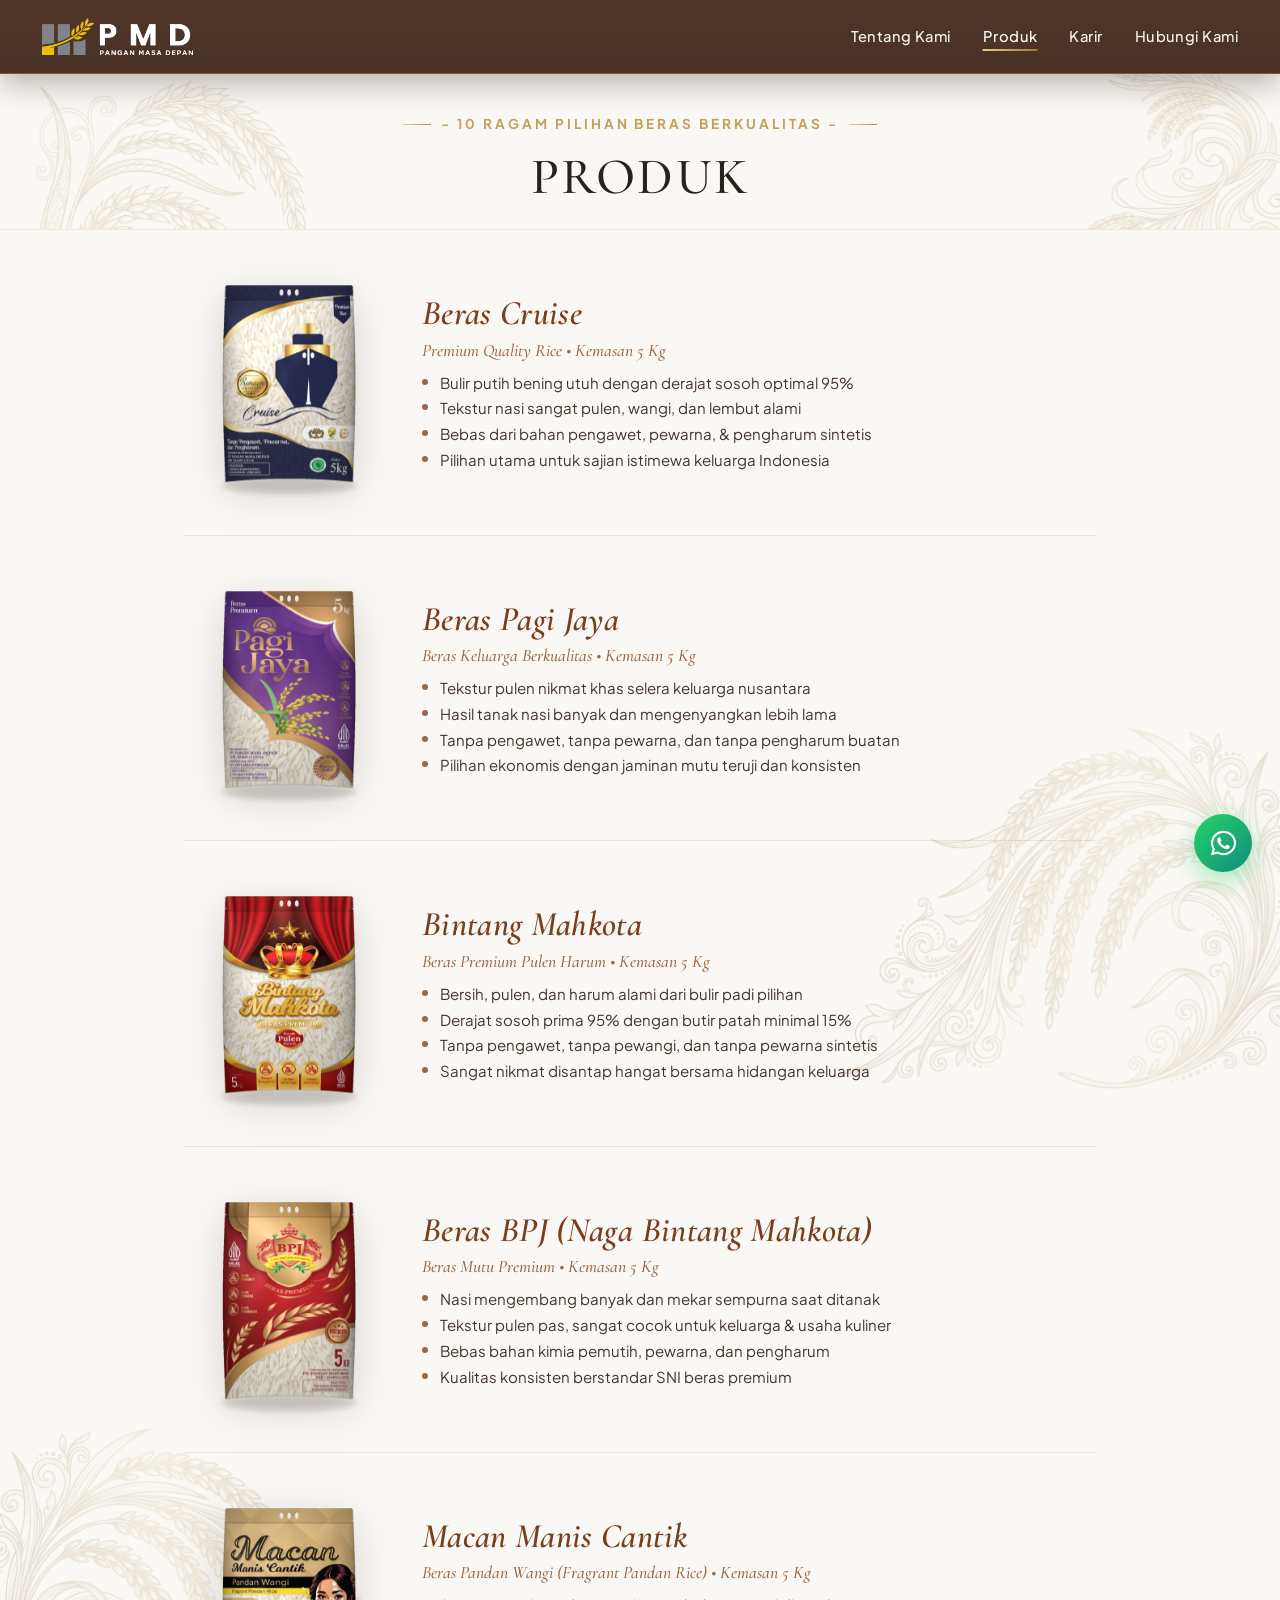
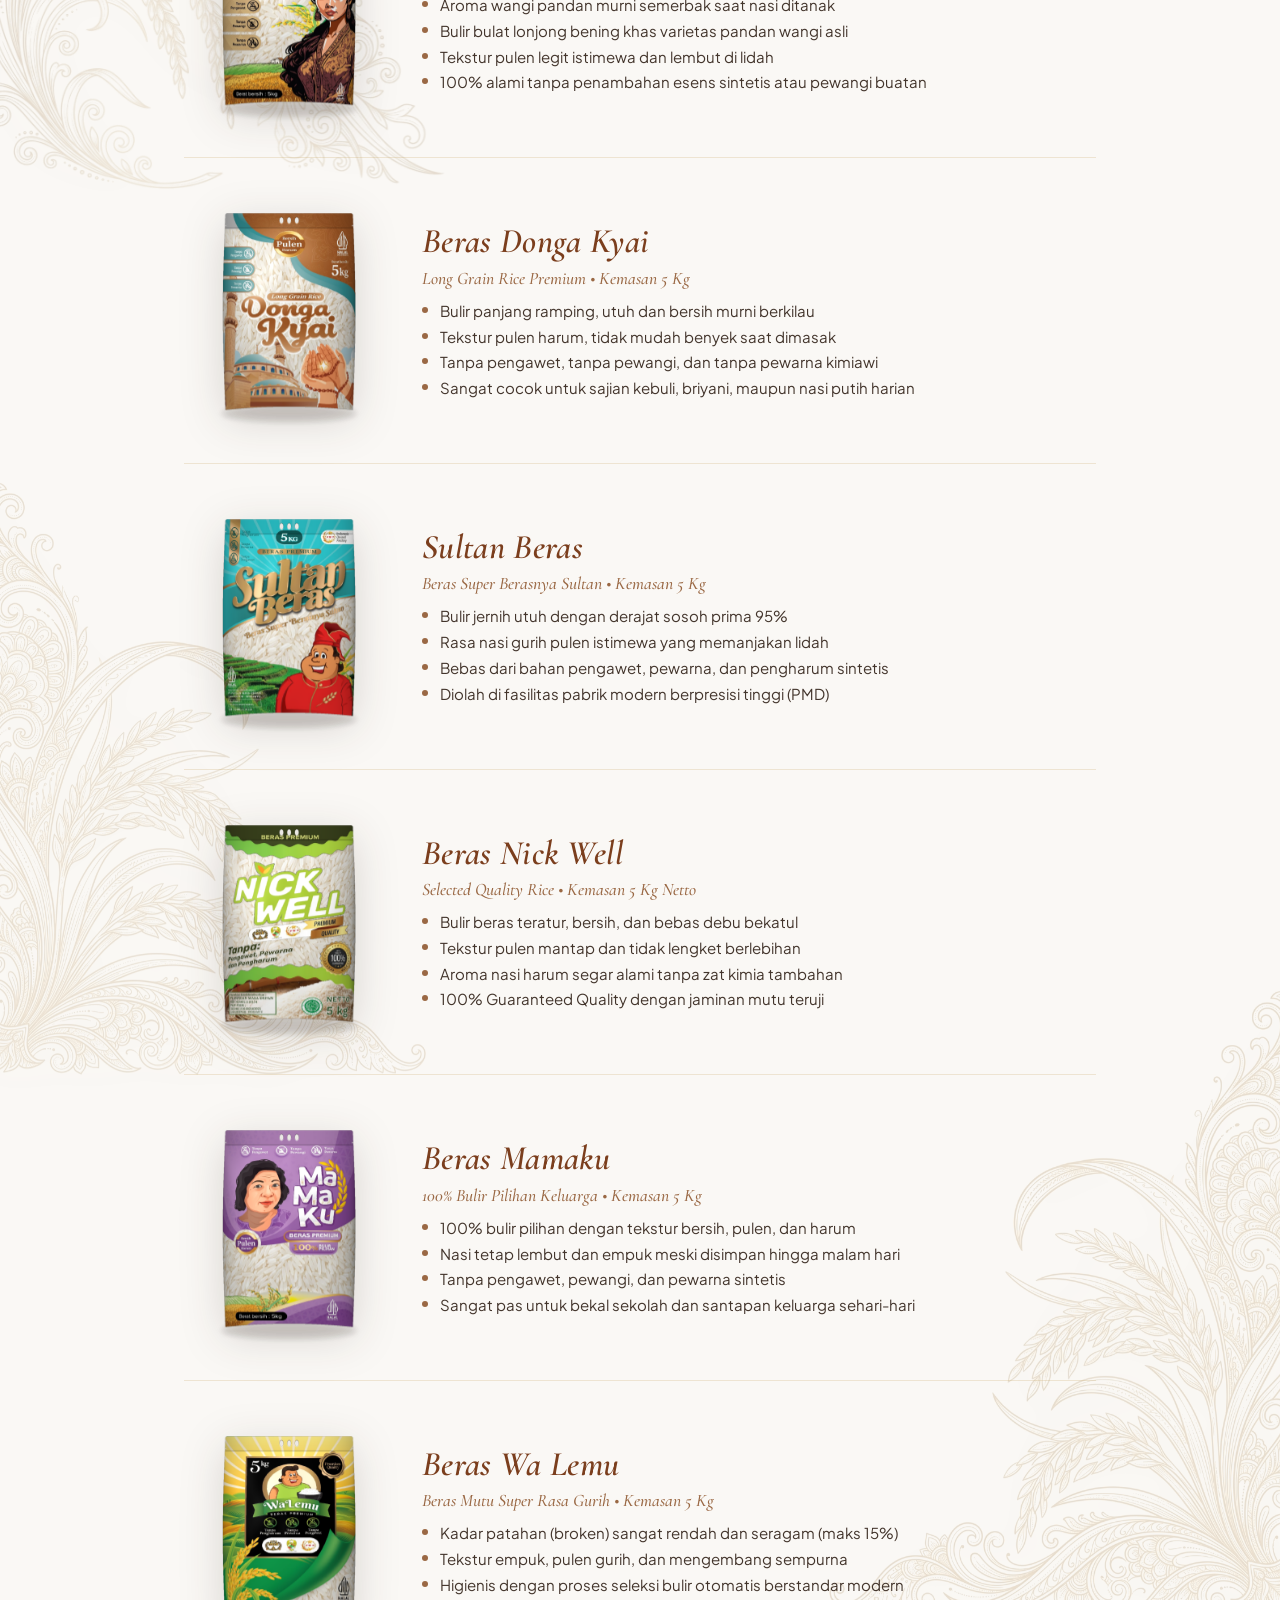
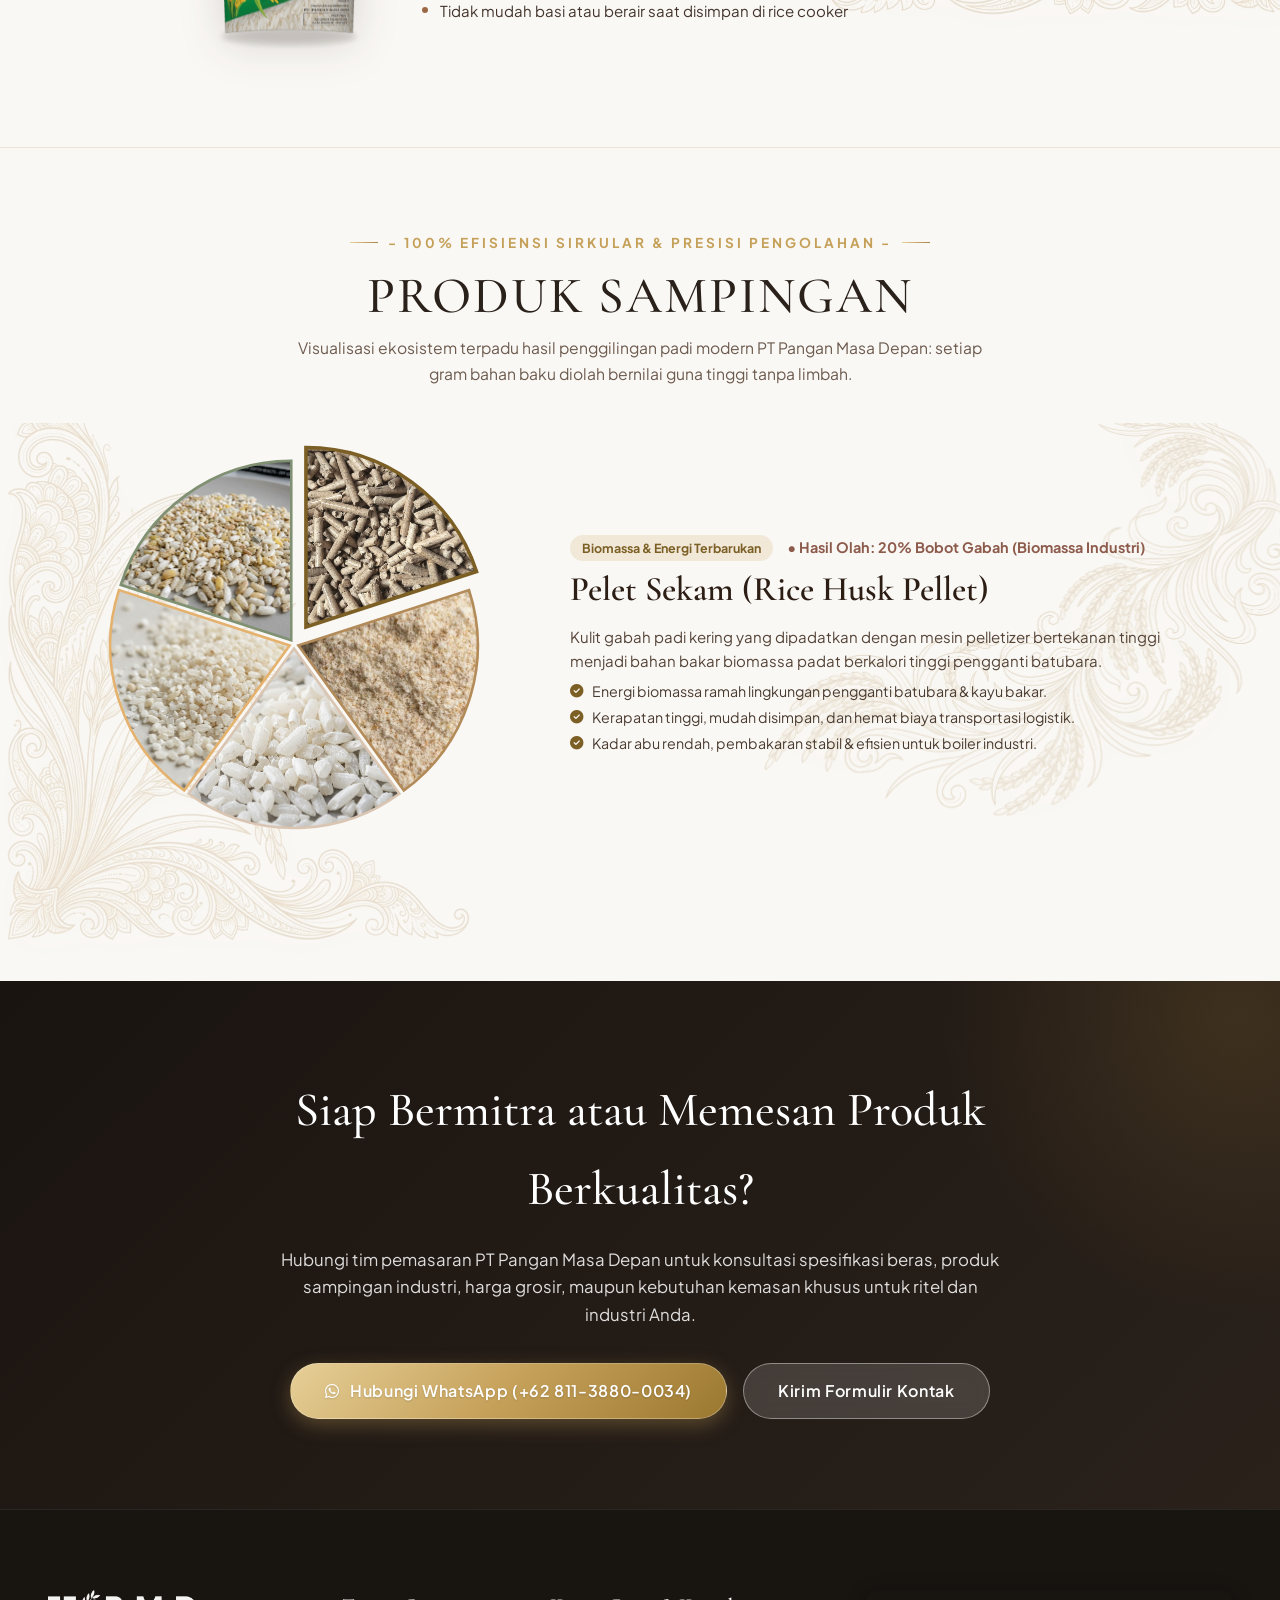
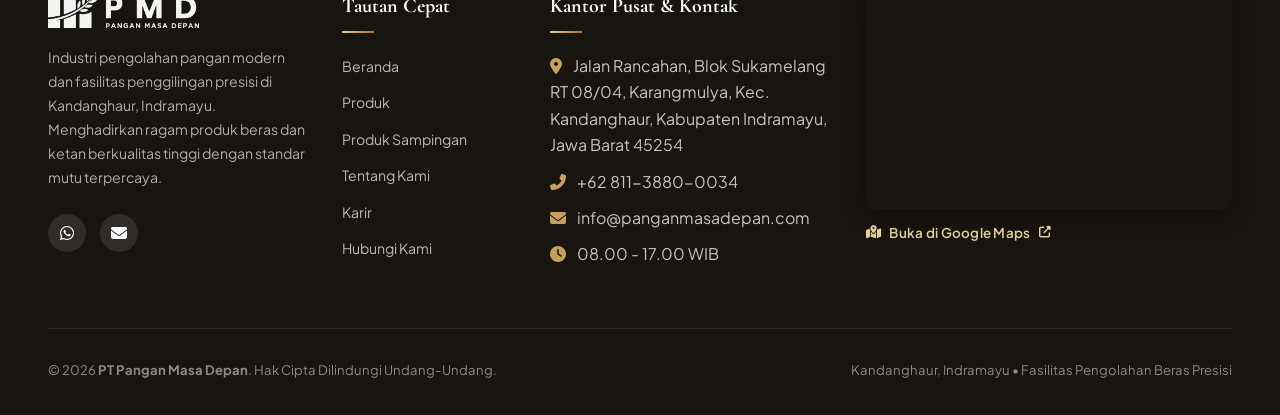
<file: byproducts.html>
<!DOCTYPE html>
<html lang="id">
<head>
  <meta charset="UTF-8" />
  <meta name="viewport" content="width=device-width, initial-scale=1.0" />
  <title>Produk Sampingan - Hasil Samping Pengolahan & Penggilingan | PT Pangan Masa Depan</title>
  <meta http-equiv="refresh" content="0; url=products.html#produk-sampingan" />
  <script>window.location.replace("products.html#produk-sampingan");</script>
  <link rel="canonical" href="products.html#produk-sampingan" />
  <link rel="icon" href="assets/images/logo-pmd-icon.png" type="image/png" />

  <!-- Google Fonts Preconnect & Stylesheets -->
  <link rel="preconnect" href="https://fonts.googleapis.com" />
  <link rel="preconnect" href="https://fonts.gstatic.com" crossorigin />
  <link href="https://fonts.googleapis.com/css2?family=Cormorant+Garamond:ital,wght@0,400;0,500;0,600;0,700;1,400;1,600&family=Plus+Jakarta+Sans:ital,wght@0,300;0,400;0,500;0,600;0,700;1,400&family=Playfair+Display:ital,wght@0,600;0,700;1,400;1,600&display=swap" rel="stylesheet" />

  <!-- Font Awesome Icons -->
  <link rel="stylesheet" href="https://cdnjs.cloudflare.com/ajax/libs/font-awesome/6.5.1/css/all.min.css" integrity="sha512-DTOQO9RWCH3ppGqcWaEA1BIZOC6xxalwEsw9c2QQeAIftl+Vegovlnee1c9QX4TctnWMn13TZye+giMm8e2LwA==" crossorigin="anonymous" referrerpolicy="no-referrer" />

  <!-- Main Stylesheets -->
  <link rel="stylesheet" href="css/style.css?v=20260918_v22" />
  <link rel="stylesheet" href="css/responsive.css?v=20260918_v22" />

  <style>
    /* In-line header override to bypass any browser cache */
    .site-header.solid-header {
      position: sticky !important;
      top: 0 !important;
      left: 0 !important;
      width: 100% !important;
      height: 74px !important;
      background: linear-gradient(180deg, rgba(78, 50, 35, 0.98) 0%, rgba(66, 42, 29, 0.97) 100%) !important;
      backdrop-filter: blur(16px) !important;
      -webkit-backdrop-filter: blur(16px) !important;
      border-bottom: 1px solid rgba(197, 160, 89, 0.35) !important;
      box-shadow: 0 10px 30px rgba(40, 22, 14, 0.30) !important;
      z-index: 1000 !important;
    }
    .site-header.solid-header .header-logo {
      filter: none !important;
      opacity: 1 !important;
    }
    .site-header.solid-header .nav-link {
      color: #F8F5EE !important;
    }
    .site-header.solid-header .nav-link:hover {
      color: var(--color-gold-light, #E5CF98) !important;
    }
    .site-header.solid-header .nav-link.active {
      color: #FFFFFF !important;
      font-weight: 500 !important;
    }
    .site-header.solid-header .nav-link.active::after {
      width: 100% !important;
      background: var(--color-gold-gradient, linear-gradient(135deg, #E6CF97 0%, #C5A059 50%, #9B7830 100%)) !important;
    }
  </style>
</head>
<body class="catalog-body">

  <!-- ========================================================================
       SOLID SITE HEADER (ACTIVE UNDERLINE ON PRODUK SAMPINGAN)
       ======================================================================== -->
  <header class="site-header solid-header" id="siteHeader">
    <div class="header-container">
      <!-- Logo Kiri -->
      <div class="header-brand">
        <a href="index.html#hero" aria-label="Beranda PT Pangan Masa Depan">
          <img src="assets/images/logo-pmd-light.png?v=3" alt="PT Pangan Masa Depan (PMD) Logo" class="header-logo logo-light" style="display: block;" />
        </a>
      </div>

      <!-- Navigasi Kanan -->
      <nav class="nav-wrapper">
        <ul class="nav-group">
          <li><a href="index.html#about" class="nav-link">Tentang Kami</a></li>
          <li><a href="products.html" class="nav-link">Produk</a></li>
          <li><a href="career.html" class="nav-link">Karir</a></li>
          <li><a href="index.html#contact" class="nav-link">Hubungi Kami</a></li>
        </ul>
      </nav>

      <!-- Tombol Menu Seluler -->
      <button class="mobile-toggle" id="mobileToggle" aria-label="Buka Menu Navigasi" style="color: #FFFFFF;">
        <i class="fas fa-bars"></i>
      </button>
    </div>
  </header>

  <!-- Drawer Menu Seluler -->
  <div class="drawer-overlay" id="drawerOverlay"></div>
  <aside class="mobile-drawer" id="mobileDrawer" aria-label="Menu Seluler">
    <div>
      <button class="drawer-close" id="drawerClose" aria-label="Tutup Menu">
        <i class="fas fa-times"></i>
      </button>
      <div style="margin-bottom: 28px;">
        <img src="assets/images/logo-pmd-dark.png" alt="PT Pangan Masa Depan (PMD)" style="height: 32px; width: auto;" />
      </div>
      <ul class="drawer-nav">
        <li><a href="index.html#hero" class="drawer-link">Beranda</a></li>
        <li><a href="index.html#about" class="drawer-link">Tentang Kami</a></li>
        <li><a href="products.html" class="drawer-link">Produk</a></li>
        <li><a href="career.html" class="drawer-link">Karir</a></li>
        <li><a href="index.html#contact" class="drawer-link">Hubungi Kami</a></li>
      </ul>
    </div>
    <div style="font-size: 0.85rem; color: var(--text-muted); border-top: 1px solid var(--border-subtle); padding-top: 20px;">
      <p><strong>Hotline:</strong> +62 811-3880-0034</p>
      <p>PT Pangan Masa Depan - Indramayu</p>
    </div>
  </aside>

  <!-- ========================================================================
       BANNER INTRO SECTION
       ======================================================================== -->
  <section class="catalog-banner-section">
    <div class="catalog-container text-center">
      <span class="section-tag">- Pemanfaatan Bernilai Tinggi -</span>
      <h1 class="section-title" style="letter-spacing: 0.04em; margin-bottom: 0;">PRODUK SAMPINGAN</h1>
    </div>
  </section>

  <!-- ========================================================================
       KATALOG PRODUK SAMPINGAN ROW-BY-ROW
       ======================================================================== -->
  <main class="catalog-products-list">
    <div class="catalog-container">

      <!-- 1. BERAS BROKEN -->
      <article class="catalog-item-row" id="bp-beras-broken">
        <div class="catalog-pouch-column">
          <img src="assets/images/produk-beras-patah.jpg" alt="Beras Broken - PT Pangan Masa Depan" class="catalog-byproduct-img" loading="lazy" />
        </div>
        <div class="catalog-info-column">
          <h2 class="catalog-product-title">Beras Broken</h2>
          <span class="catalog-product-sub">Broken Rice - Bahan Baku Industri Pangan</span>

          <ul class="catalog-checklist">
            <li>
              <span class="check-mark">•</span>
              <span>Patahan butir beras bersih hasil seleksi mesin sortasi modern</span>
            </li>
            <li>
              <span class="check-mark">•</span>
              <span>Bahan baku utama pembuatan bihun, bubur, tepung beras, & aneka makanan olahan</span>
            </li>
            <li>
              <span class="check-mark">•</span>
              <span>Kadar air terjaga, higienis, dan bebas dari butiran kotoran asing</span>
            </li>
            <li>
              <span class="check-mark">•</span>
              <span>Ketersediaan pasokan stabil untuk kebutuhan industri makanan berskala besar</span>
            </li>
          </ul>
        </div>
      </article>

      <!-- 2. MENIR BERAS -->
      <article class="catalog-item-row" id="bp-menir">
        <div class="catalog-pouch-column">
          <img src="assets/images/produk-menir.jpg" alt="Menir Beras Halus (Rice Grits) - PT Pangan Masa Depan" class="catalog-byproduct-img" loading="lazy" />
        </div>
        <div class="catalog-info-column">
          <h2 class="catalog-product-title">Menir Beras</h2>
          <span class="catalog-product-sub">Rice Grits - Pakan Ternak & Fermentasi</span>

          <ul class="catalog-checklist">
            <li>
              <span class="check-mark">•</span>
              <span>Pecahan butir beras kecil bermutu tinggi kaya sari pati karbohidrat alami</span>
            </li>
            <li>
              <span class="check-mark">•</span>
              <span>Bahan baku pakan ternak unggas berenergi dan konsentrat nutrisi</span>
            </li>
            <li>
              <span class="check-mark">•</span>
              <span>Sangat ideal untuk kebutuhan industri fermentasi pangan dan olahan pakan</span>
            </li>
            <li>
              <span class="check-mark">•</span>
              <span>Kondisi bersih, kering optimal, dan siap diolah tanpa perlakuan tambahan</span>
            </li>
          </ul>
        </div>
      </article>

      <!-- 3. REJECT -->
      <article class="catalog-item-row" id="bp-reject">
        <div class="catalog-pouch-column">
          <img src="assets/images/produk-offgrade.jpg" alt="Reject Sorter - PT Pangan Masa Depan" class="catalog-byproduct-img" loading="lazy" />
        </div>
        <div class="catalog-info-column">
          <h2 class="catalog-product-title">Reject</h2>
          <span class="catalog-product-sub">Optical Color Sorter Reject</span>

          <ul class="catalog-checklist">
            <li>
              <span class="check-mark">•</span>
              <span>Hasil pemisahan mesin optical color sorter berteknologi presisi tinggi</span>
            </li>
            <li>
              <span class="check-mark">•</span>
              <span>Memisahkan bulir berkapur, bintik warna, dan butir pecah dari beras utama</span>
            </li>
            <li>
              <span class="check-mark">•</span>
              <span>Pilihan ekonomis bernilai guna untuk bahan baku tepung industri dan pakan</span>
            </li>
            <li>
              <span class="check-mark">•</span>
              <span>Kualitas teratur dan volume pasokan terjamin sepanjang masa panen</span>
            </li>
          </ul>
        </div>
      </article>

      <!-- 4. PELET SEKAM -->
      <article class="catalog-item-row" id="bp-pelet-sekam">
        <div class="catalog-pouch-column">
          <img src="assets/images/produk-pelet-sekam.jpg?v=20260918_pelet" alt="Pelet Sekam - PT Pangan Masa Depan" class="catalog-byproduct-img" loading="lazy" />
        </div>
        <div class="catalog-info-column">
          <h2 class="catalog-product-title">Pelet Sekam</h2>
          <span class="catalog-product-sub">Rice Husk Pellets &bull; Biomassa &amp; Energi Terbarukan</span>

          <ul class="catalog-checklist">
            <li>
              <span class="check-mark">•</span>
              <span>Sekam padi murni yang dipadatkan menjadi pelet biomassa berdensitas tinggi</span>
            </li>
            <li>
              <span class="check-mark">•</span>
              <span>Bahan bakar ramah lingkungan dengan nilai kalor tinggi dan pembakaran stabil</span>
            </li>
            <li>
              <span class="check-mark">•</span>
              <span>Mudah disimpan, efisien dalam pengangkutan, dan menghasilkan kadar abu rendah</span>
            </li>
            <li>
              <span class="check-mark">•</span>
              <span>Solusi energi terbarukan ideal untuk boiler industri, pemanas, dan pembangkit biomassa</span>
            </li>
          </ul>
        </div>
      </article>

      <!-- 5. BEKATUL -->
      <article class="catalog-item-row" id="bp-bekatul">
        <div class="catalog-pouch-column">
          <img src="assets/images/produk-bekatul.jpg?v=20260918_bekatul" alt="Bekatul Halus - PT Pangan Masa Depan" class="catalog-byproduct-img" loading="lazy" />
        </div>
        <div class="catalog-info-column">
          <h2 class="catalog-product-title">Bekatul</h2>
          <span class="catalog-product-sub">Nutritious Rice Bran - Konsentrat Ternak</span>

          <ul class="catalog-checklist">
            <li>
              <span class="check-mark">•</span>
              <span>Lapisan kulit ari kaya serat pangan, protein nabati, & vitamin B kompleks</span>
            </li>
            <li>
              <span class="check-mark">•</span>
              <span>Bahan baku utama pakan konsentrat sapi, unggas, dan budidaya perikanan</span>
            </li>
            <li>
              <span class="check-mark">•</span>
              <span>Tekstur halus, aroma segar khas bekatul baru, dan tidak berbau tengik</span>
            </li>
            <li>
              <span class="check-mark">•</span>
              <span>Menunjang pertumbuhan optimal dan efisiensi pakan ternak</span>
            </li>
          </ul>
        </div>
      </article>

    </div>
  </main>

  <!-- ========================================================================
       CTA SECTION
       ======================================================================== -->
  <section class="cta-section">
    <div class="container">
      <div class="cta-box">
        <h2 class="cta-title">Kebutuhan Pasokan Produk Sampingan Skala Besar?</h2>
        <p class="cta-desc">
          Hubungi kami untuk mendapatkan informasi ketersediaan tonase harian/bulanan, spesifikasi kadar air, dan penawaran harga terbaik untuk industri Anda.
        </p>
        <div style="display: flex; justify-content: center; gap: 16px; flex-wrap: wrap;">
          <a href="https://wa.me/6281138800034?text=Halo%20PT%20Pangan%20Masa%20Depan,%20saya%20ingin%20konsultasi%20pasokan%20produk%20sampingan." target="_blank" rel="noopener noreferrer" class="btn btn-primary" style="padding: 14px 34px; font-size: 1rem;">
            <i class="fab fa-whatsapp"></i> Hubungi WhatsApp (+62 811-3880-0034)
          </a>
          <a href="index.html#contact" class="btn btn-ghost" style="padding: 14px 34px; font-size: 1rem;">
            Kirim Formulir Kontak
          </a>
        </div>
      </div>
    </div>
  </section>

  <!-- ========================================================================
       FOOTER
       ======================================================================== -->
  <footer class="site-footer">
    <div class="container">
      <div class="footer-grid">
        <!-- Info Brand -->
        <div class="footer-brand">
          <img src="assets/images/logo-pmd-light.png?v=2" alt="PT Pangan Masa Depan (PMD)" class="footer-logo" />
          <p>
            Industri pengolahan pangan modern dan fasilitas penggilingan presisi di Kandanghaur, Indramayu. Menghadirkan ragam produk beras dan ketan berkualitas tinggi dengan standar mutu terpercaya.
          </p>
          <div class="social-links">
            <a href="https://wa.me/6281138800034" target="_blank" rel="noopener" class="social-btn" aria-label="WhatsApp">
              <i class="fab fa-whatsapp"></i>
            </a>
            <a href="mailto:info@panganmasadepan.com" class="social-btn" aria-label="Email">
              <i class="fas fa-envelope"></i>
            </a>
          </div>
        </div>

        <!-- Menu Cepat -->
        <div class="footer-col">
          <h4>Tautan Cepat</h4>
          <ul class="footer-links">
            <li><a href="index.html#hero">Beranda</a></li>
            <li><a href="products.html">Produk</a></li>
            <li><a href="byproducts.html">Produk Sampingan</a></li>
            <li><a href="index.html#about">Tentang Kami</a></li>
            <li><a href="career.html">Karir</a></li>
            <li><a href="index.html#contact">Hubungi Kami</a></li>
          </ul>
        </div>

        <!-- Kontak & Kantor Pusat -->
        <div class="footer-col">
          <h4>Kantor Pusat & Kontak</h4>
          <ul class="footer-links">
            <li><i class="fas fa-map-marker-alt" style="margin-right: 8px; color: var(--color-warm-amber);"></i> Jalan Rancahan, Blok Sukamelang RT 08/04, Karangmulya, Kec. Kandanghaur, Kabupaten Indramayu, Jawa Barat 45254</li>
            <li><i class="fas fa-phone-alt" style="margin-right: 8px; color: var(--color-warm-amber);"></i> +62 811-3880-0034</li>
            <li><i class="fas fa-envelope" style="margin-right: 8px; color: var(--color-warm-amber);"></i> info@panganmasadepan.com</li>
            <li><i class="fas fa-clock" style="margin-right: 8px; color: var(--color-warm-amber);"></i> 08.00 - 17.00 WIB</li>
          </ul>
        </div>

        <!-- Peta Google Maps (Paling Kanan & Ukuran Lebih Besar) -->
        <div class="footer-col footer-map-col">
          <div class="footer-map-wrapper">
            <iframe 
              src="https://maps.google.com/maps?q=PT%20Pangan%20Masa%20Depan,%20Jalan%20Rancahan,%20Karangmulya,%20Kandanghaur,%20Kabupaten%20Indramayu,%20Jawa%20Barat&amp;t=&amp;z=14&amp;ie=UTF8&amp;iwloc=&amp;output=embed" 
              width="100%" 
              height="220" 
              style="border:0; border-radius: 12px; display: block;" 
              allowfullscreen="" 
              loading="lazy" 
              referrerpolicy="no-referrer-when-downgrade"
              title="Peta Lokasi Pabrik PT Pangan Masa Depan">
            </iframe>
            <a href="https://www.google.com/maps/search/?api=1&amp;query=PT+Pangan+Masa+Depan+Kandanghaur+Indramayu" target="_blank" rel="noopener noreferrer" class="footer-map-link">
              <i class="fas fa-map-marked-alt"></i>
              <span>Buka di Google Maps</span>
              <i class="fas fa-external-link-alt"></i>
            </a>
          </div>
        </div>
      </div>

      <!-- Bagian Bawah Footer -->
      <div class="footer-bottom">
        <div>
          © 2026 <strong>PT Pangan Masa Depan</strong>. Hak Cipta Dilindungi Undang-Undang.
        </div>
        <div>
          Kandanghaur, Indramayu • Fasilitas Pengolahan Beras Presisi
        </div>
      </div>
    </div>
  </footer>

  <!-- Tombol WhatsApp Mengambang -->
  <a href="https://wa.me/6281138800034?text=Halo%20PT%20Pangan%20Masa%20Depan,%20saya%20tertarik%20dengan%20produk%20sampingan%20penggilingan." target="_blank" rel="noopener noreferrer" class="floating-wa-btn" aria-label="Hubungi WhatsApp Customer Service">
    <i class="fab fa-whatsapp"></i>
  </a>

  <!-- Skrip Interaktif Drawer & Smooth Highlight -->
  <script>
    document.addEventListener('DOMContentLoaded', () => {
      const mobileToggle = document.getElementById('mobileToggle');
      const drawerClose = document.getElementById('drawerClose');
      const mobileDrawer = document.getElementById('mobileDrawer');
      const drawerOverlay = document.getElementById('drawerOverlay');

      const openDrawer = () => {
        if (mobileDrawer) mobileDrawer.classList.add('active');
        if (drawerOverlay) drawerOverlay.classList.add('active');
        document.body.style.overflow = 'hidden';
      };

      const closeDrawer = () => {
        if (mobileDrawer) mobileDrawer.classList.remove('active');
        if (drawerOverlay) drawerOverlay.classList.remove('active');
        document.body.style.overflow = '';
      };

      if (mobileToggle) mobileToggle.addEventListener('click', openDrawer);
      if (drawerClose) drawerClose.addEventListener('click', closeDrawer);
      if (drawerOverlay) drawerOverlay.addEventListener('click', closeDrawer);

      const highlightTargetRow = () => {
        const hash = window.location.hash;
        if (hash) {
          const target = document.querySelector(hash);
          if (target && target.classList.contains('catalog-item-row')) {
            target.classList.add('highlight-active');
            setTimeout(() => {
              target.classList.remove('highlight-active');
            }, 2500);
          }
        }
      };

      highlightTargetRow();
      window.addEventListener('hashchange', highlightTargetRow);
    });
  </script>
</body>
</html>
</file>
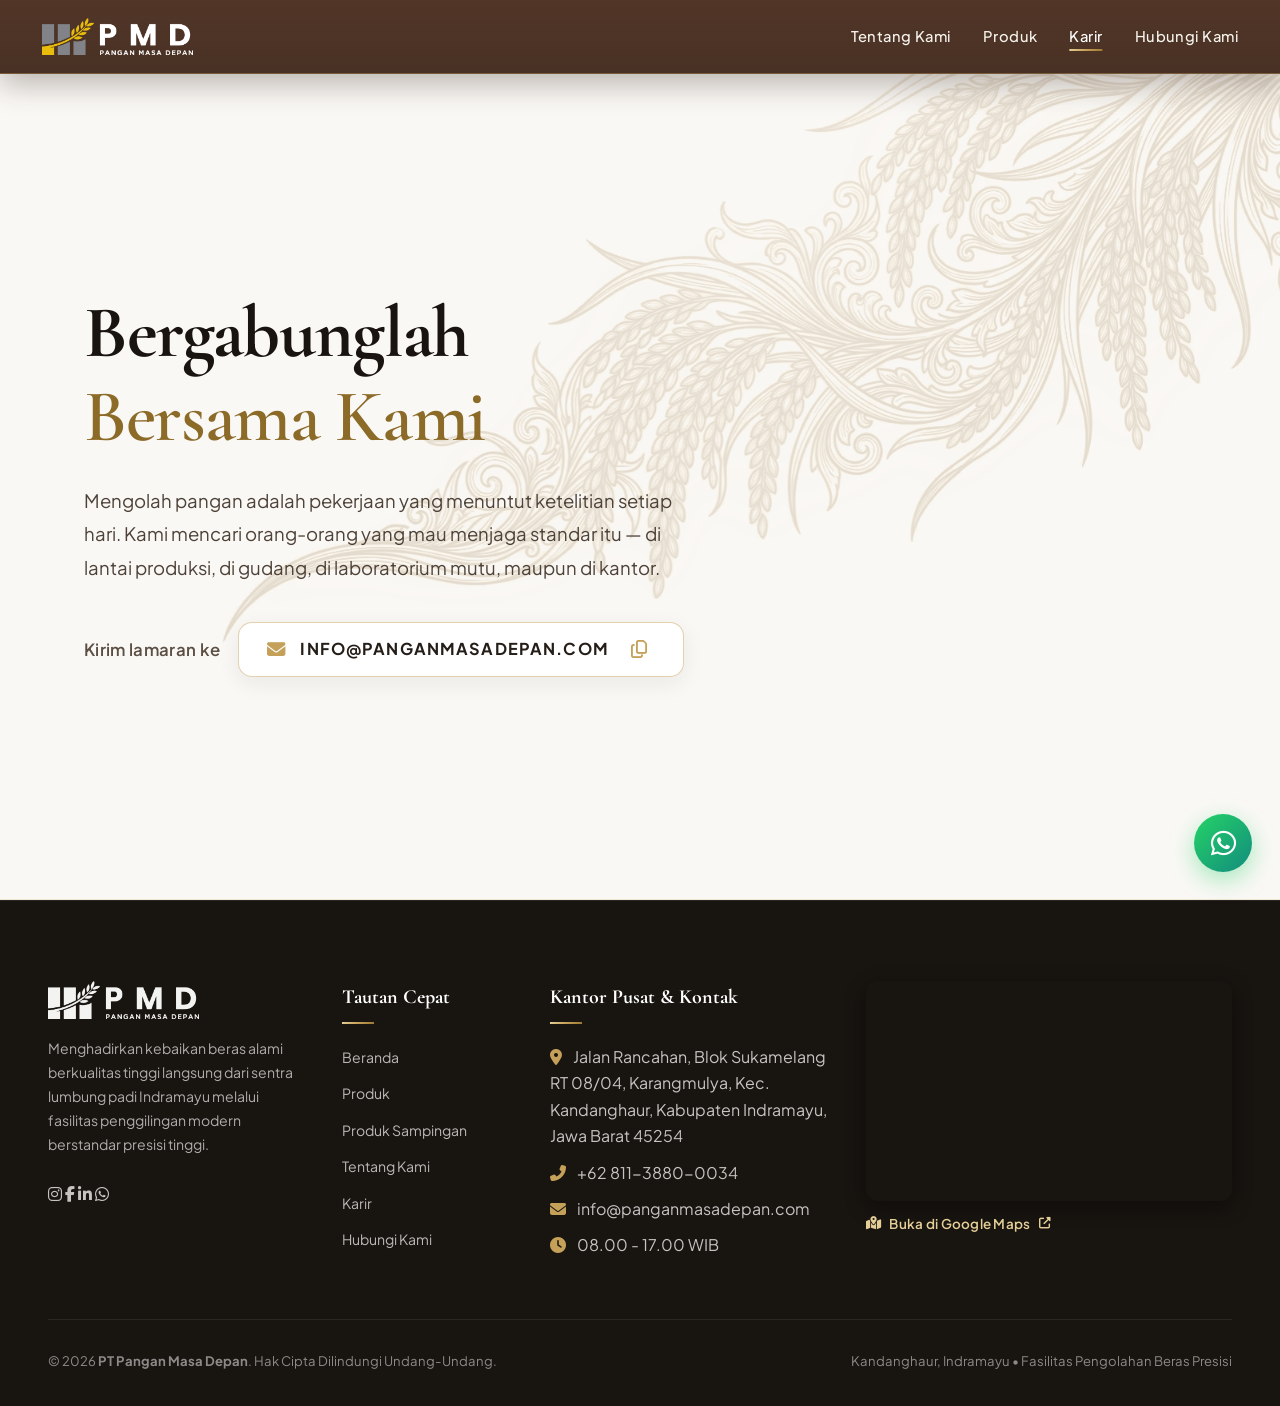
<file: career.html>
<!DOCTYPE html>
<html lang="id">
<head>
  <meta charset="UTF-8" />
  <meta name="viewport" content="width=device-width, initial-scale=1.0" />
  <title>Karir - Bergabung Bersama Sentra Pengolahan Beras Presisi | PT Pangan Masa Depan</title>
  <meta name="description" content="Peluang karir dan lowongan kerja di PT Pangan Masa Depan (PMD) Indramayu. Bergabunglah bersama tim profesional agribisnis dan pengolahan beras modern berbasis teknologi tinggi." />
  <link rel="icon" href="assets/images/logo-pmd-icon.png" type="image/png" />

  <!-- Google Fonts Preconnect & Stylesheets -->
  <link rel="preconnect" href="https://fonts.googleapis.com" />
  <link rel="preconnect" href="https://fonts.gstatic.com" crossorigin />
  <link href="https://fonts.googleapis.com/css2?family=Cormorant+Garamond:ital,wght@0,400;0,500;0,600;0,700;1,400;1,600&family=Plus+Jakarta+Sans:ital,wght@0,300;0,400;0,500;0,600;0,700;1,400&family=Playfair+Display:ital,wght@0,600;0,700;1,400;1,600&display=swap" rel="stylesheet" />

  <!-- Font Awesome Icons -->
  <link rel="stylesheet" href="https://cdnjs.cloudflare.com/ajax/libs/font-awesome/6.5.1/css/all.min.css" integrity="sha512-DTOQO9RWCH3ppGqcWaEA1BIZOC6xxalwEsw9c2QQeAIftl+Vegovlnee1c9QX4TctnWMn13TZye+giMm8e2LwA==" crossorigin="anonymous" referrerpolicy="no-referrer" />

  <!-- Main Stylesheets -->
  <link rel="stylesheet" href="css/style.css?v=20260918_v22" />
  <link rel="stylesheet" href="css/responsive.css?v=20260918_v22" />
  <link rel="stylesheet" href="css/career.css?v=20260918_v22" />

  <style>
    /* In-line header override to bypass any browser cache */
    .site-header.solid-header {
      position: sticky !important;
      top: 0 !important;
      left: 0 !important;
      width: 100% !important;
      height: 74px !important;
      background: linear-gradient(180deg, rgba(78, 50, 35, 0.98) 0%, rgba(66, 42, 29, 0.97) 100%) !important;
      backdrop-filter: blur(16px) !important;
      -webkit-backdrop-filter: blur(16px) !important;
      border-bottom: 1px solid rgba(197, 160, 89, 0.35) !important;
      box-shadow: 0 10px 30px rgba(40, 22, 14, 0.30) !important;
      z-index: 1000 !important;
    }
    .site-header.solid-header .header-logo {
      filter: none !important;
      opacity: 1 !important;
    }
    .site-header.solid-header .nav-link {
      color: #F8F5EE !important;
    }
    .site-header.solid-header .nav-link:hover {
      color: var(--color-gold-light, #E5CF98) !important;
    }
    .site-header.solid-header .nav-link.active {
      color: #FFFFFF !important;
      font-weight: 500 !important;
    }
    .site-header.solid-header .nav-link.active::after {
      width: 100% !important;
      background: var(--color-gold-gradient, linear-gradient(135deg, #E6CF97 0%, #C5A059 50%, #9B7830 100%)) !important;
    }

    /* Animasi Daun Bergoyang untuk Ornamen Batik Sulur Karir */
    .career-hero-batik-motif .batik-sulur-img,
    .batik-sulur-img {
      display: block !important;
      will-change: transform !important;
      backface-visibility: hidden !important;
      -webkit-backface-visibility: hidden !important;
      transform-origin: 88% 8% !important;
      animation: batikLeafSwayCascadeHero 6.8s cubic-bezier(0.42, 0, 0.58, 1) infinite !important;
    }
    @keyframes batikLeafSwayCascadeHero {
      0% {
        transform: rotate(0deg) translate3d(0, 0, 0) scale(1);
      }
      26% {
        transform: rotate(-2.6deg) translate3d(-10px, 8px, 0) scale(1.01);
      }
      52% {
        transform: rotate(0.5deg) translate3d(-2px, 2px, 0) scale(1.002);
      }
      76% {
        transform: rotate(2.0deg) translate3d(8px, -5px, 0) scale(0.996);
      }
      100% {
        transform: rotate(0deg) translate3d(0, 0, 0) scale(1);
      }
    }
  </style>
</head>
<body class="catalog-body">

  <!-- ========================================================================
       SOLID SITE HEADER (IDENTIK DENGAN HALAMAN PRODUK & PRODUK SAMPINGAN)
       ======================================================================== -->
  <header class="site-header solid-header" id="siteHeader">
    <div class="header-container">
      <!-- Logo Kiri -->
      <div class="header-brand">
        <a href="index.html#hero" aria-label="Beranda PT Pangan Masa Depan">
          <img src="assets/images/logo-pmd-light.png?v=3" alt="PT Pangan Masa Depan (PMD) Logo" class="header-logo logo-light" style="display: block;" />
        </a>
      </div>

      <!-- Navigasi Kanan -->
      <nav class="nav-wrapper">
        <ul class="nav-group">
          <li><a href="index.html#about" class="nav-link">Tentang Kami</a></li>
          <li><a href="products.html" class="nav-link">Produk</a></li>
          <li><a href="career.html" class="nav-link active">Karir</a></li>
          <li><a href="index.html#contact" class="nav-link">Hubungi Kami</a></li>
        </ul>
      </nav>

      <!-- Tombol Menu Seluler -->
      <button class="mobile-toggle" id="mobileToggle" aria-label="Buka Menu Navigasi" style="color: #FFFFFF;">
        <i class="fas fa-bars"></i>
      </button>
    </div>
  </header>

  <!-- Drawer Menu Seluler -->
  <div class="drawer-overlay" id="drawerOverlay"></div>
  <aside class="mobile-drawer" id="mobileDrawer" aria-label="Menu Seluler">
    <div>
      <button class="drawer-close" id="drawerClose" aria-label="Tutup Menu">
        <i class="fas fa-times"></i>
      </button>
      <div style="margin-bottom: 28px;">
        <img src="assets/images/logo-pmd-dark.png" alt="PT Pangan Masa Depan (PMD)" style="height: 32px; width: auto;" />
      </div>
      <ul class="drawer-nav">
        <li><a href="index.html#hero" class="drawer-link">Beranda</a></li>
        <li><a href="index.html#about" class="drawer-link">Tentang Kami</a></li>
        <li><a href="products.html" class="drawer-link">Produk</a></li>
        <li><a href="career.html" class="drawer-link" style="color: var(--color-gold-deep); font-weight: 700;">Karir</a></li>
        <li><a href="index.html#contact" class="drawer-link">Hubungi Kami</a></li>
      </ul>
    </div>
    <div style="font-size: 0.85rem; color: var(--text-muted); border-top: 1px solid var(--border-subtle); padding-top: 20px;">
      <p><strong>Hotline:</strong> +62 811-3880-0034</p>
      <p>PT Pangan Masa Depan - Indramayu</p>
    </div>
  </aside>

  <!-- ========================================================================
       HERO SINEMATIK KARIER (CLEAN & ELEGAN DENGAN MOTIF SULUR BATIK NUSANTARA)
       ======================================================================== -->
  <section class="career-hero-cinematic">
    <div class="container career-hero-inner">

      <!-- Konten Utama: Judul, Paragraf, & Email Pelamar -->
      <div class="career-hero-content">
        <h1 class="career-hero-title">
          Bergabunglah<br>
          <span>Bersama Kami</span>
        </h1>
        <p class="career-hero-desc">
          Mengolah pangan adalah pekerjaan yang menuntut ketelitian setiap hari. Kami mencari orang-orang yang mau menjaga standar itu &mdash; di lantai produksi, di gudang, di laboratorium mutu, maupun di kantor.
        </p>

        <!-- Kotak Pill Email Lamaran -->
        <div class="career-hero-apply-row">
          <span class="apply-prompt-text">Kirim lamaran ke</span>
          <a href="mailto:info@panganmasadepan.com?subject=Lamaran%20Pekerjaan%20-%20PT%20Pangan%20Masa%20Depan" 
             class="apply-email-badge" 
             id="careerEmailBadge"
             title="Klik untuk mengirim email langsung">
            <i class="fas fa-envelope"></i>
            <span id="careerEmailText">INFO@PANGANMASADEPAN.COM</span>
            <button type="button" class="btn-copy-email" id="copyCareerEmail" aria-label="Salin alamat email" title="Salin email">
              <i class="far fa-copy"></i>
            </button>
          </a>
        </div>
      </div>
    </div>

    <!-- Ornamen Seni Batik Sulur Padi Organik di Sisi Kanan (Lengkung Menjuntai Sesuai Sketsa) -->
    <div class="career-hero-batik-motif" aria-hidden="true">
      <img src="assets/images/batik-padi-diagonal-cascade.png?v=11" alt="Ornamen Batik Sulur Padi" class="batik-sulur-img" />
    </div>
  </section>

  <!-- ========================================================================
       FOOTER DENGAN PETA GOOGLE MAPS DAN KONTAK LENGKAP
       ======================================================================== -->
  <footer class="site-footer" id="footer">
    <div class="container">
      <div class="footer-grid">
        <!-- Info Brand & Tagline -->
        <div class="footer-brand">
          <img src="assets/images/logo-pmd-light.png?v=2" alt="PT Pangan Masa Depan (PMD)" class="footer-logo" />
          <p class="footer-tagline">
            Menghadirkan kebaikan beras alami berkualitas tinggi langsung dari sentra lumbung padi Indramayu melalui fasilitas penggilingan modern berstandar presisi tinggi.
          </p>
          <div class="footer-social">
            <a href="#" aria-label="Instagram PT Pangan Masa Depan"><i class="fab fa-instagram"></i></a>
            <a href="#" aria-label="Facebook PT Pangan Masa Depan"><i class="fab fa-facebook-f"></i></a>
            <a href="#" aria-label="LinkedIn PT Pangan Masa Depan"><i class="fab fa-linkedin-in"></i></a>
            <a href="https://wa.me/6281138800034" aria-label="WhatsApp PT Pangan Masa Depan"><i class="fab fa-whatsapp"></i></a>
          </div>
        </div>

        <!-- Menu Cepat -->
        <div class="footer-col">
          <h4>Tautan Cepat</h4>
          <ul class="footer-links">
            <li><a href="index.html#hero">Beranda</a></li>
            <li><a href="products.html">Produk</a></li>
            <li><a href="products.html#produk-sampingan">Produk Sampingan</a></li>
            <li><a href="index.html#about">Tentang Kami</a></li>
            <li><a href="career.html">Karir</a></li>
            <li><a href="index.html#contact">Hubungi Kami</a></li>
          </ul>
        </div>

        <!-- Kontak & Kantor Pusat -->
        <div class="footer-col">
          <h4>Kantor Pusat &amp; Kontak</h4>
          <ul class="footer-links">
            <li><i class="fas fa-map-marker-alt" style="margin-right: 8px; color: var(--color-warm-amber);"></i> Jalan Rancahan, Blok Sukamelang RT 08/04, Karangmulya, Kec. Kandanghaur, Kabupaten Indramayu, Jawa Barat 45254</li>
            <li><i class="fas fa-phone-alt" style="margin-right: 8px; color: var(--color-warm-amber);"></i> +62 811-3880-0034</li>
            <li><i class="fas fa-envelope" style="margin-right: 8px; color: var(--color-warm-amber);"></i> info@panganmasadepan.com</li>
            <li><i class="fas fa-clock" style="margin-right: 8px; color: var(--color-warm-amber);"></i> 08.00 - 17.00 WIB</li>
          </ul>
        </div>

        <!-- Peta Google Maps (Paling Kanan & Ukuran Lebih Besar) -->
        <div class="footer-col footer-map-col">
          <div class="footer-map-wrapper">
            <iframe 
              src="https://maps.google.com/maps?q=PT%20Pangan%20Masa%20Depan,%20Jalan%20Rancahan,%20Karangmulya,%20Kandanghaur,%20Kabupaten%20Indramayu,%20Jawa%20Barat&amp;t=&amp;z=14&amp;ie=UTF8&amp;iwloc=&amp;output=embed" 
              width="100%" 
              height="220" 
              style="border:0; border-radius: 12px; display: block;" 
              allowfullscreen="" 
              loading="lazy" 
              referrerpolicy="no-referrer-when-downgrade"
              title="Peta Lokasi Pabrik PT Pangan Masa Depan">
            </iframe>
            <a href="https://www.google.com/maps/search/?api=1&amp;query=PT+Pangan+Masa+Depan+Kandanghaur+Indramayu" target="_blank" rel="noopener noreferrer" class="footer-map-link">
              <i class="fas fa-map-marked-alt"></i>
              <span>Buka di Google Maps</span>
              <i class="fas fa-external-link-alt"></i>
            </a>
          </div>
        </div>
      </div>

      <!-- Bagian Bawah Footer -->
      <div class="footer-bottom">
        <div>
          © 2026 <strong>PT Pangan Masa Depan</strong>. Hak Cipta Dilindungi Undang-Undang.
        </div>
        <div>
          Kandanghaur, Indramayu • Fasilitas Pengolahan Beras Presisi
        </div>
      </div>
    </div>
  </footer>

  <!-- Tombol WhatsApp Mengambang -->
  <a href="https://wa.me/6281138800034?text=Halo%20PT%20Pangan%20Masa%20Depan,%20saya%20ingin%20menanyakan%20informasi%20karir%20dan%20lowongan%20kerja." target="_blank" rel="noopener noreferrer" class="floating-wa-btn" aria-label="Hubungi WhatsApp Customer Service">
    <i class="fab fa-whatsapp"></i>
  </a>

  <!-- ========================================================================
       SKRIP INTERAKTIF HALAMAN KARIR
       ======================================================================== -->
  <script>
    document.addEventListener('DOMContentLoaded', () => {
      // 1. Mobile Drawer Navigation
      const mobileToggle = document.getElementById('mobileToggle');
      const drawerClose = document.getElementById('drawerClose');
      const mobileDrawer = document.getElementById('mobileDrawer');
      const drawerOverlay = document.getElementById('drawerOverlay');

      const openDrawer = () => {
        if (mobileDrawer) mobileDrawer.classList.add('active');
        if (drawerOverlay) drawerOverlay.classList.add('active');
        document.body.style.overflow = 'hidden';
      };

      const closeDrawer = () => {
        if (mobileDrawer) mobileDrawer.classList.remove('active');
        if (drawerOverlay) drawerOverlay.classList.remove('active');
        document.body.style.overflow = '';
      };

      if (mobileToggle) mobileToggle.addEventListener('click', openDrawer);
      if (drawerClose) drawerClose.addEventListener('click', closeDrawer);
      if (drawerOverlay) drawerOverlay.addEventListener('click', closeDrawer);

      // Header scroll background toggle
      const siteHeader = document.getElementById('siteHeader');
      const handleHeaderScroll = () => {
        if (!siteHeader) return;
        if (window.scrollY > 40) {
          siteHeader.classList.add('scrolled');
        } else {
          siteHeader.classList.remove('scrolled');
        }
      };
      window.addEventListener('scroll', handleHeaderScroll, { passive: true });
      handleHeaderScroll();

      // Salin Email Lamaran ke Clipboard
      const copyBtn = document.getElementById('copyCareerEmail');
      const copyToast = document.getElementById('careerCopyToast');
      if (copyBtn) {
        copyBtn.addEventListener('click', (e) => {
          e.preventDefault();
          e.stopPropagation();
          const email = 'info@panganmasadepan.com';
          if (navigator.clipboard && navigator.clipboard.writeText) {
            navigator.clipboard.writeText(email).then(() => {
              if (copyToast) {
                copyToast.classList.add('active');
                setTimeout(() => {
                  copyToast.classList.remove('active');
                }, 2200);
              }
            }).catch(() => {
              window.location.href = 'mailto:' + email;
            });
          } else {
            window.location.href = 'mailto:' + email;
          }
        });
      }
    });
  </script>
</body>
</html>
</file>
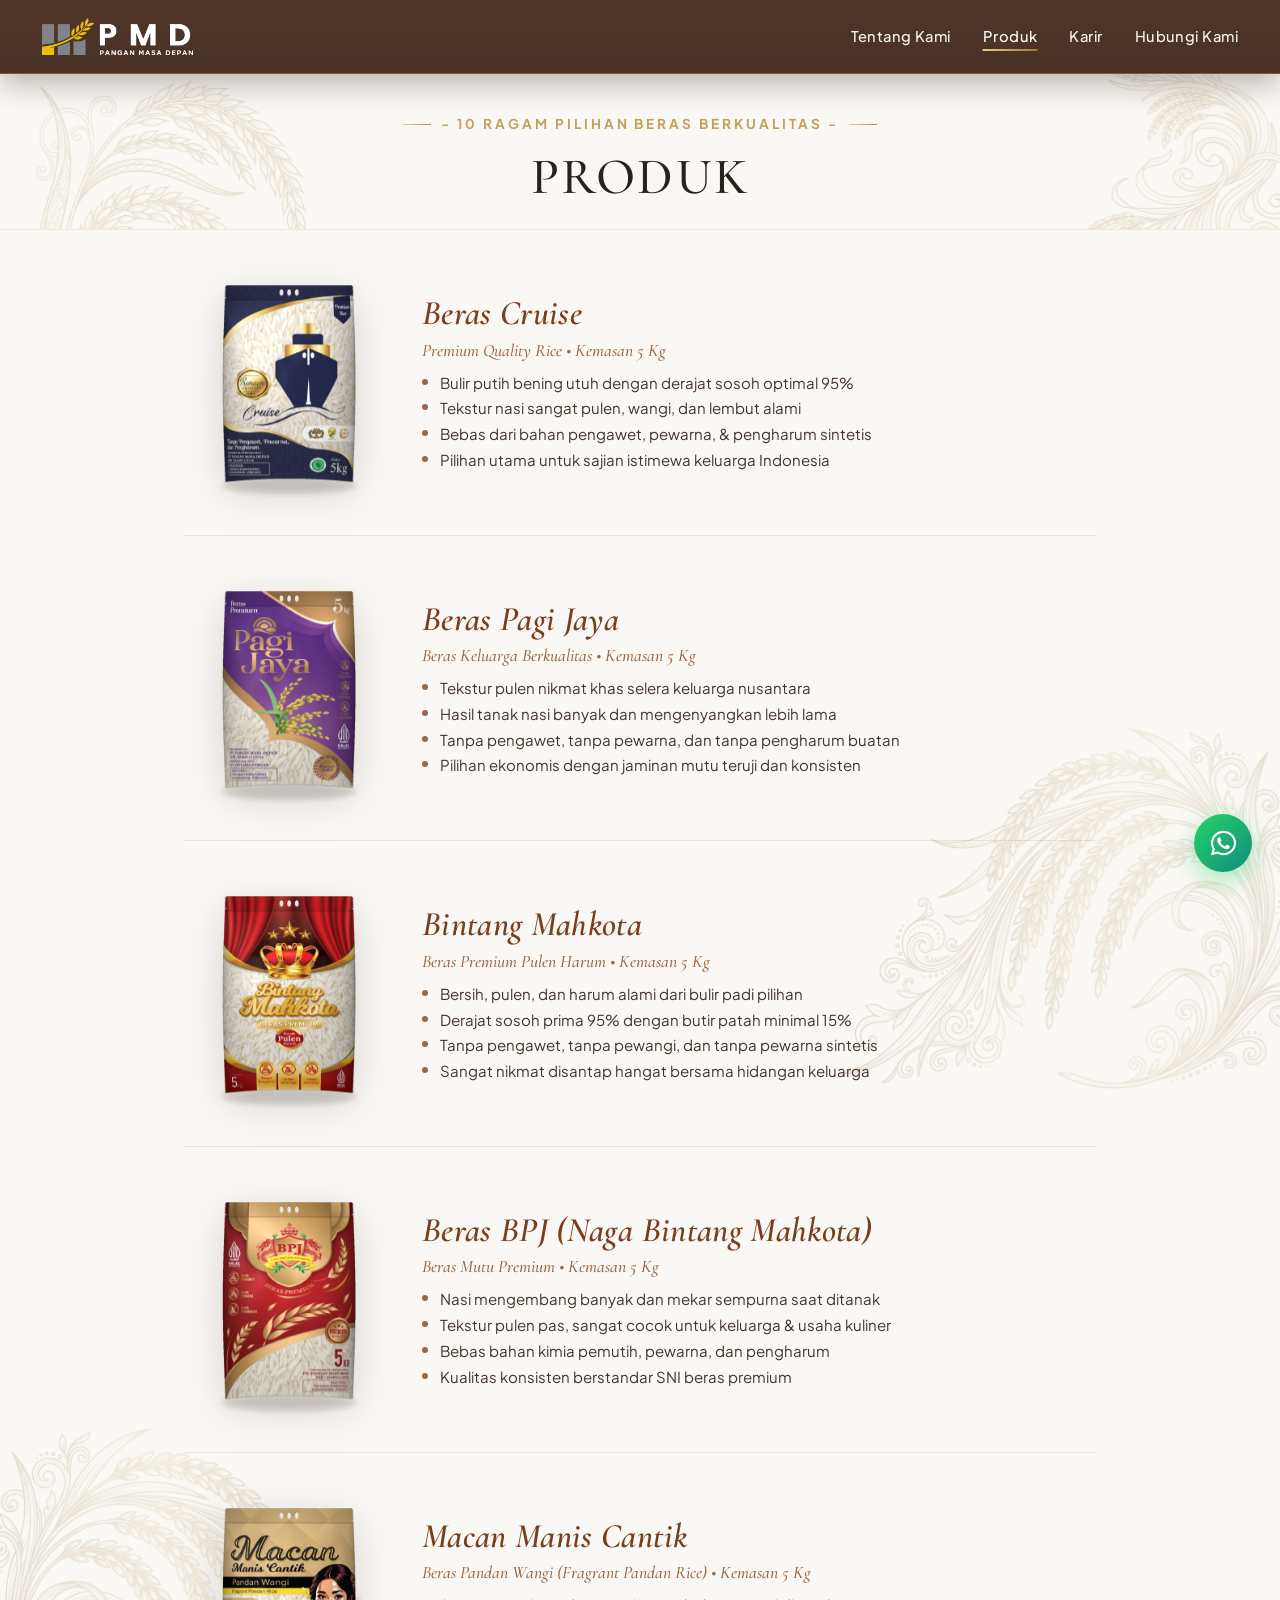
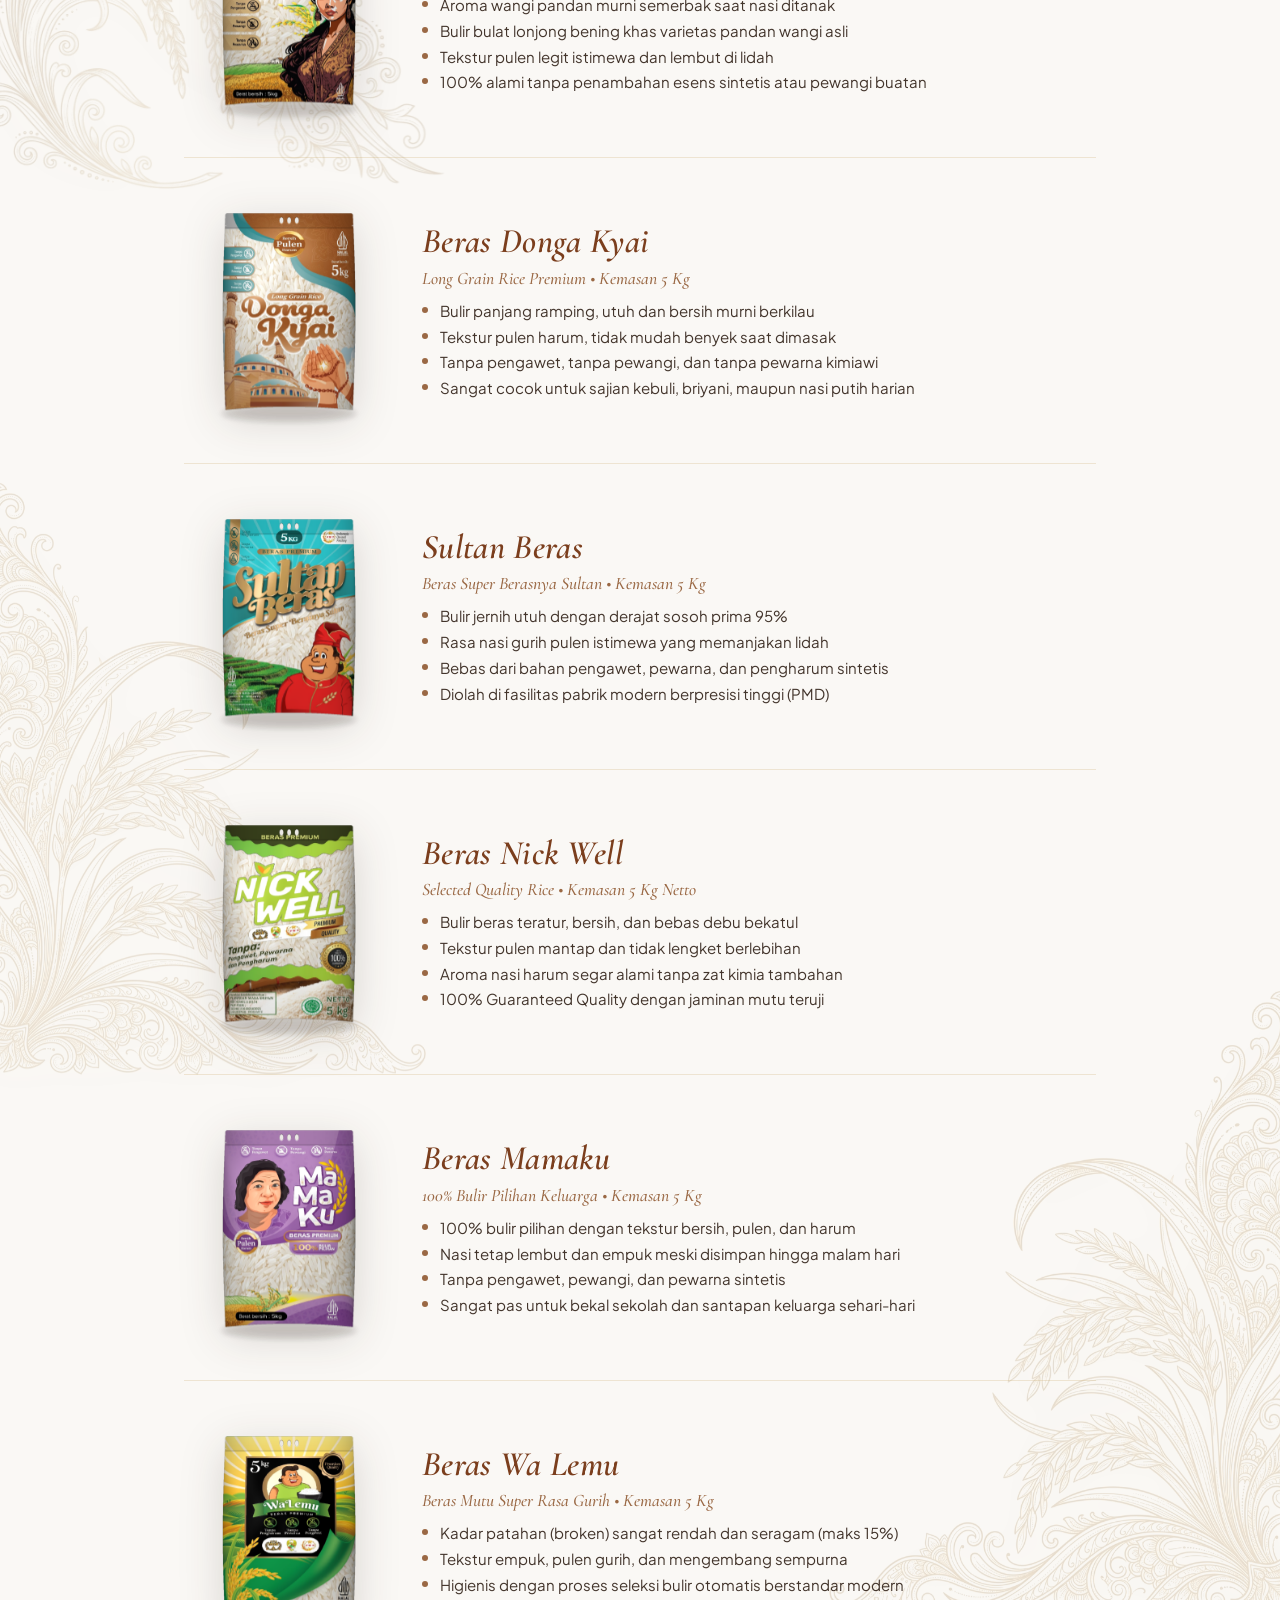
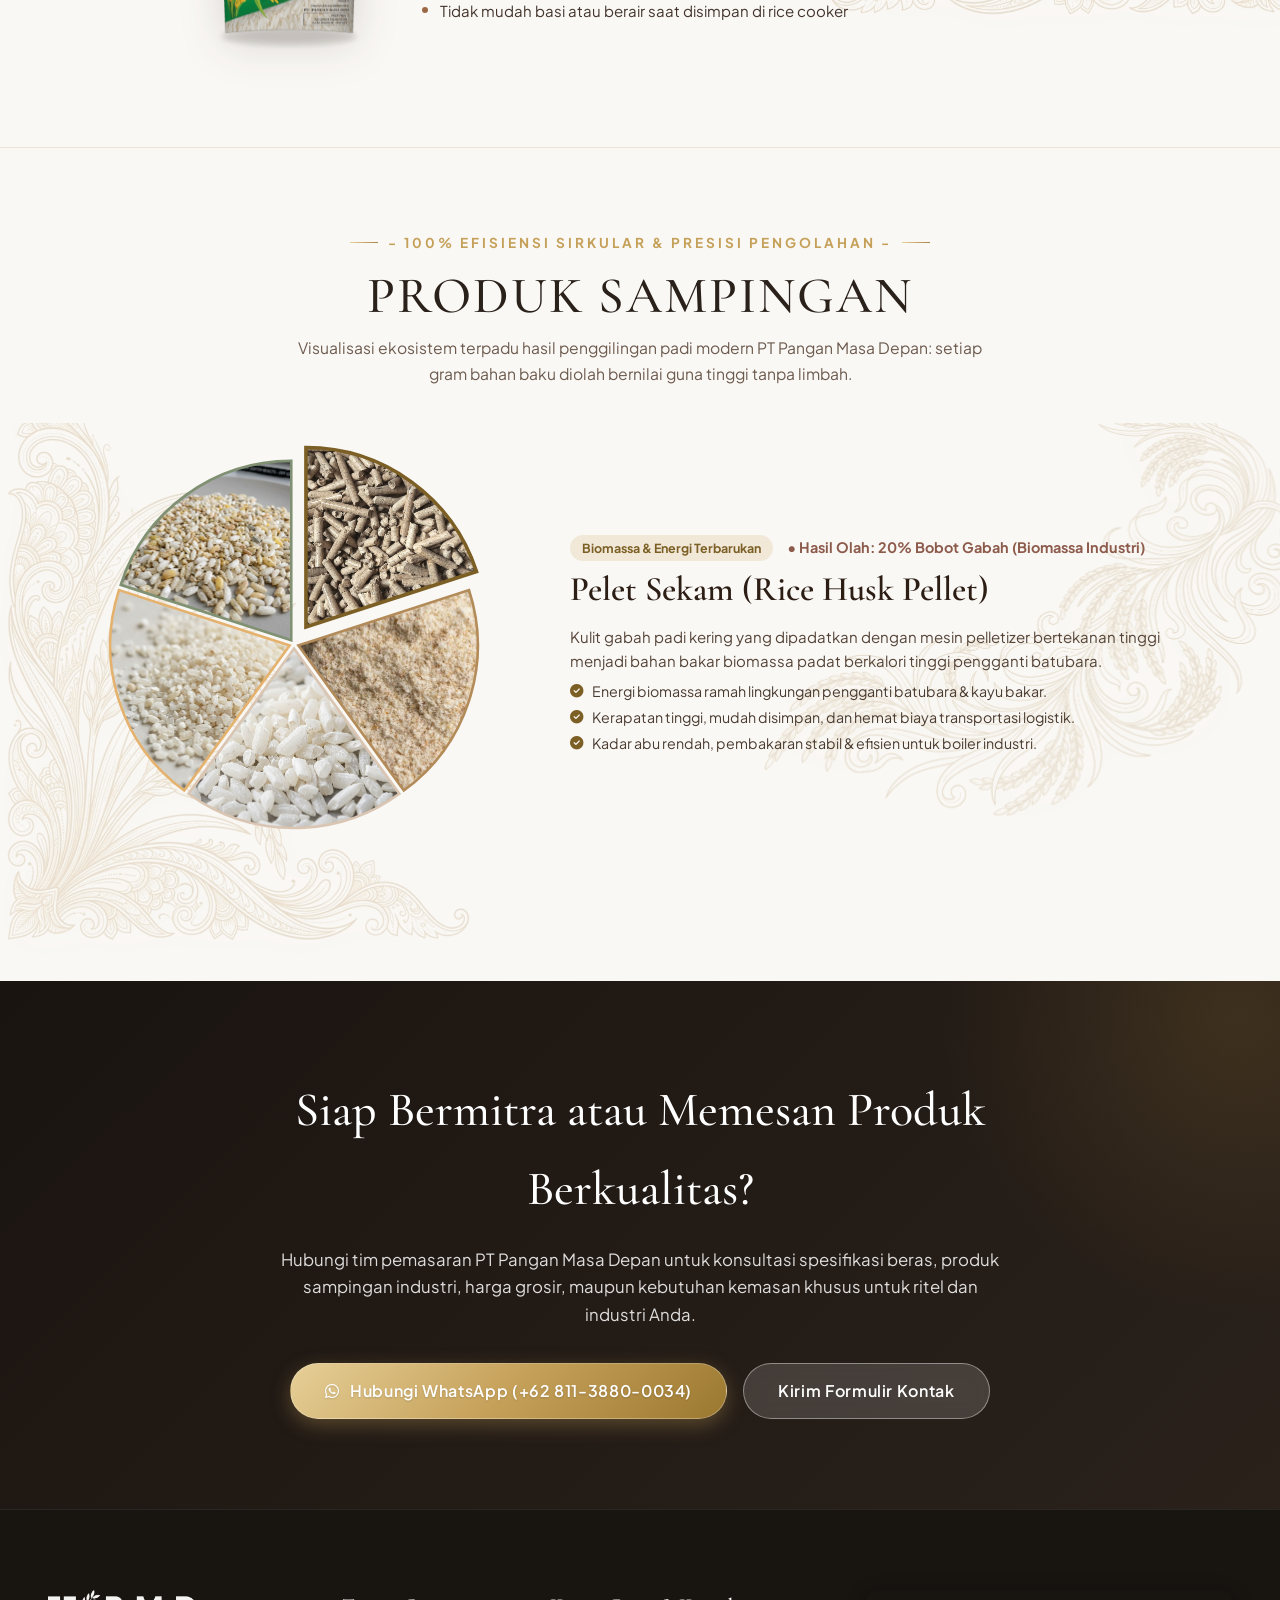
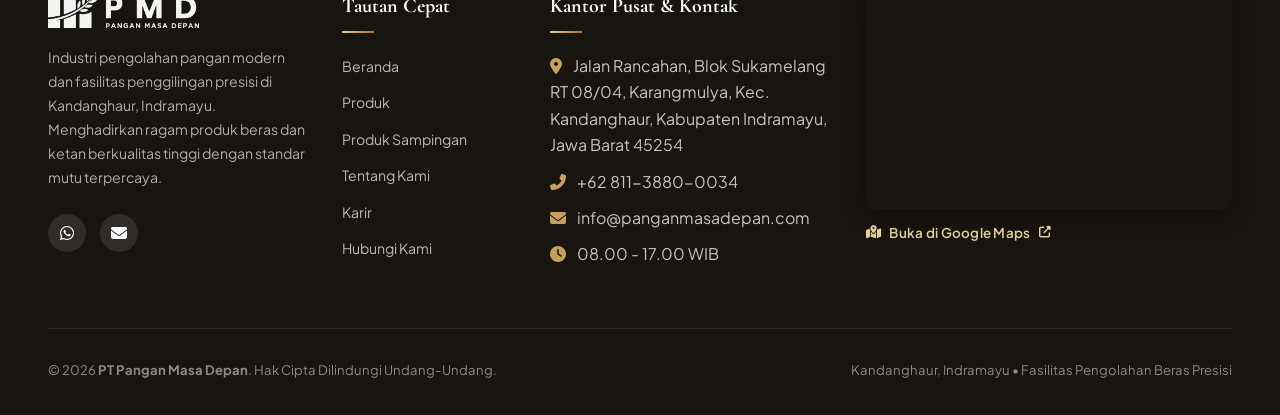
<file: products.html>
<!DOCTYPE html>
<html lang="id">
<head>
  <meta charset="UTF-8" />
  <meta name="viewport" content="width=device-width, initial-scale=1.0" />
  <title>Produk & Produk Sampingan - Ragam Beras Berkualitas & Hasil Samping | PT Pangan Masa Depan</title>
  <meta name="description" content="Katalog lengkap beras berkualitas tinggi dan produk sampingan industri (broken rice, menir, reject, pelet sekam, bekatul) dari PT Pangan Masa Depan Indramayu." />
  <link rel="icon" href="assets/images/logo-pmd-icon.png" type="image/png" />

  <!-- Google Fonts Preconnect & Stylesheets -->
  <link rel="preconnect" href="https://fonts.googleapis.com" />
  <link rel="preconnect" href="https://fonts.gstatic.com" crossorigin />
  <link href="https://fonts.googleapis.com/css2?family=Cormorant+Garamond:ital,wght@0,400;0,500;0,600;0,700;1,400;1,600&family=Plus+Jakarta+Sans:ital,wght@0,300;0,400;0,500;0,600;0,700;1,400&family=Playfair+Display:ital,wght@0,600;0,700;1,400;1,600&display=swap" rel="stylesheet" />

  <!-- Font Awesome Icons -->
  <link rel="stylesheet" href="https://cdnjs.cloudflare.com/ajax/libs/font-awesome/6.5.1/css/all.min.css" integrity="sha512-DTOQO9RWCH3ppGqcWaEA1BIZOC6xxalwEsw9c2QQeAIftl+Vegovlnee1c9QX4TctnWMn13TZye+giMm8e2LwA==" crossorigin="anonymous" referrerpolicy="no-referrer" />

  <!-- Main Stylesheets -->
  <link rel="stylesheet" href="css/style.css?v=20260918_v53" />
  <link rel="stylesheet" href="css/responsive.css?v=20260918_v27" />

  <style>
    /* In-line header override to bypass any browser cache */
    .site-header.solid-header {
      position: sticky !important;
      top: 0 !important;
      left: 0 !important;
      width: 100% !important;
      height: 74px !important;
      background: linear-gradient(180deg, rgba(78, 50, 35, 0.98) 0%, rgba(66, 42, 29, 0.97) 100%) !important;
      backdrop-filter: blur(16px) !important;
      -webkit-backdrop-filter: blur(16px) !important;
      border-bottom: 1px solid rgba(197, 160, 89, 0.35) !important;
      box-shadow: 0 10px 30px rgba(40, 22, 14, 0.30) !important;
      z-index: 1000 !important;
    }
    .site-header.solid-header .header-logo {
      filter: none !important;
      opacity: 1 !important;
    }
    .site-header.solid-header .nav-link {
      color: #F8F5EE !important;
    }
    .site-header.solid-header .nav-link:hover {
      color: var(--color-gold-light, #E5CF98) !important;
    }
    .site-header.solid-header .nav-link.active {
      color: #FFFFFF !important;
      font-weight: 500 !important;
    }
    .site-header.solid-header .nav-link.active::after {
      width: 100% !important;
      background: var(--color-gold-gradient, linear-gradient(135deg, #E6CF97 0%, #C5A059 50%, #9B7830 100%)) !important;
    }
  </style>

  <!-- Kemasan Pouch di Katalog -->
  <style id="catalogPouchStyles">
    .pouch-view-container {
      display: inline-flex !important;
      flex-direction: column !important;
      align-items: center !important;
      border-radius: 18px !important;
      padding: 10px 8px 12px !important;
      outline: none !important;
      cursor: default !important;
    }
    .pouch-image-wrapper {
      position: relative !important;
      display: flex !important;
      align-items: center !important;
      justify-content: center !important;
      padding: 6px !important;
    }
    .catalog-pouch-img {
      max-width: 100% !important;
      max-height: 290px !important;
      object-fit: contain !important;
      filter: drop-shadow(0 10px 22px rgba(35, 27, 21, 0.16)) !important;
      transition: transform 0.35s cubic-bezier(0.16, 1, 0.3, 1), filter 0.35s ease !important;
    }
    .pouch-view-container:hover .catalog-pouch-img {
      transform: translateY(-4px) !important;
      filter: drop-shadow(0 14px 28px rgba(35, 27, 21, 0.22)) !important;
    }
  </style>
</head>
<body class="catalog-body">

  <!-- ========================================================================
       SOLID SITE HEADER ALA JATILUWIH ORGANIK (ACTIVE UNDERLINE ON PRODUK KAMI)
       ======================================================================== -->
  <header class="site-header solid-header" id="siteHeader">
    <div class="header-container">
      <!-- Logo Kiri -->
      <div class="header-brand">
        <a href="index.html#hero" aria-label="Beranda PT Pangan Masa Depan">
          <img src="assets/images/logo-pmd-light.png?v=3" alt="PT Pangan Masa Depan (PMD) Logo" class="header-logo logo-light" style="display: block;" />
        </a>
      </div>

      <!-- Navigasi Kanan -->
      <nav class="nav-wrapper">
        <ul class="nav-group">
          <li><a href="index.html#about" class="nav-link">Tentang Kami</a></li>
          <li><a href="products.html" class="nav-link active">Produk</a></li>
          <li><a href="career.html" class="nav-link">Karir</a></li>
          <li><a href="index.html#contact" class="nav-link">Hubungi Kami</a></li>
        </ul>
      </nav>

      <!-- Tombol Menu Seluler -->
      <button class="mobile-toggle" id="mobileToggle" aria-label="Buka Menu Navigasi" style="color: #FFFFFF;">
        <i class="fas fa-bars"></i>
      </button>
    </div>
  </header>

  <!-- Drawer Menu Seluler -->
  <div class="drawer-overlay" id="drawerOverlay"></div>
  <aside class="mobile-drawer" id="mobileDrawer" aria-label="Menu Seluler">
    <div>
      <button class="drawer-close" id="drawerClose" aria-label="Tutup Menu">
        <i class="fas fa-times"></i>
      </button>
      <div style="margin-bottom: 28px;">
        <img src="assets/images/logo-pmd-dark.png" alt="PT Pangan Masa Depan (PMD)" style="height: 32px; width: auto;" />
      </div>
      <ul class="drawer-nav">
        <li><a href="index.html#hero" class="drawer-link">Beranda</a></li>
        <li><a href="index.html#about" class="drawer-link">Tentang Kami</a></li>
        <li><a href="products.html" class="drawer-link" style="color: var(--color-gold-deep); font-weight: 700;">Produk</a></li>
        <li><a href="career.html" class="drawer-link">Karir</a></li>
        <li><a href="index.html#contact" class="drawer-link">Hubungi Kami</a></li>
      </ul>
    </div>
    <div style="font-size: 0.85rem; color: var(--text-muted); border-top: 1px solid var(--border-subtle); padding-top: 20px;">
      <p><strong>Hotline:</strong> +62 811-3880-0034</p>
      <p>PT Pangan Masa Depan - Indramayu</p>
    </div>
  </aside>

  <!-- ========================================================================
       BANNER INTRO SECTION
       ======================================================================== -->
  <section class="catalog-banner-section">
    <!-- Ornamen Seni Batik Sulur Padi Nusantara (Sudut Kanan Atas & Kiri Atas) -->
    <div class="products-batik-motif-top-right" aria-hidden="true">
      <img src="assets/images/batik-sulur-sweeping.png?v=11" alt="" class="products-batik-img" />
    </div>
    <div class="products-batik-motif-top-left" aria-hidden="true">
      <img src="assets/images/batik-padi-lineart-middle-left.png?v=5" alt="" class="products-batik-img" />
    </div>

    <div class="catalog-container text-center">
      <span class="section-tag">- 10 Ragam Pilihan Beras Berkualitas -</span>
      <h1 class="section-title" style="letter-spacing: 0.04em; margin-bottom: 0;">PRODUK</h1>
    </div>
  </section>

  <!-- ========================================================================
       KATALOG PRODUK ROW-BY-ROW (PERSIS FORMAT JATILUWIH ORGANIK)
       ======================================================================== -->
  <main class="catalog-products-list">
    <!-- Ornamen Seni Batik Sulur Padi Nusantara (Sisi Tengah & Bawah Katalog Produk) -->
    <div class="products-batik-motif-mid-right" aria-hidden="true">
      <img src="assets/images/batik-padi-struktur-baru.png?v=7" alt="" class="products-batik-img" />
    </div>
    <div class="products-batik-motif-mid-left" aria-hidden="true">
      <img src="assets/images/batik-padi-struktur-kiri.png?v=2" alt="" class="products-batik-img" />
    </div>
    <div class="products-batik-motif-bottom-left" aria-hidden="true">
      <img src="assets/images/batik-padi-corner-left.png?v=8" alt="" class="products-batik-img" />
    </div>
    <div class="products-batik-motif-bottom-right" aria-hidden="true">
      <img src="assets/images/batik-padi-corner-right.png?v=8" alt="" class="products-batik-img" />
    </div>

    <div class="catalog-container">
<!-- 1. BERAS CRUISE -->
      <article class="catalog-item-row" id="prod-cruise">
        <div class="catalog-pouch-column">
          <div class="pouch-view-container">
            <div class="pouch-image-wrapper">
              <img src="assets/images/mockups/pouch_cruise_front.png" 
                   alt="Kemasan Beras Cruise 5 Kg - PT Pangan Masa Depan" 
                   class="catalog-pouch-img" loading="lazy" />
            </div>
          </div>
        </div>
        <div class="catalog-info-column">
          <h2 class="catalog-product-title">Beras Cruise</h2>
          <span class="catalog-product-sub">Premium Quality Rice &bull; Kemasan 5 Kg</span>
          <ul class="catalog-checklist">
            <li><span class="check-mark">&bull;</span><span>Bulir putih bening utuh dengan derajat sosoh optimal 95%</span></li>
            <li><span class="check-mark">&bull;</span><span>Tekstur nasi sangat pulen, wangi, dan lembut alami</span></li>
            <li><span class="check-mark">&bull;</span><span>Bebas dari bahan pengawet, pewarna, &amp; pengharum sintetis</span></li>
            <li><span class="check-mark">&bull;</span><span>Pilihan utama untuk sajian istimewa keluarga Indonesia</span></li>
          </ul>
        </div>
      </article>

      <!-- 2. BERAS PAGI JAYA -->
      <article class="catalog-item-row" id="prod-pagi-jaya">
        <div class="catalog-pouch-column">
          <div class="pouch-view-container">
            <div class="pouch-image-wrapper">
              <img src="assets/images/mockups/pouch_pagijaya_front.png" 
                   alt="Kemasan Beras Pagi Jaya 5 Kg - PT Pangan Masa Depan" 
                   class="catalog-pouch-img" loading="lazy" />
            </div>
          </div>
        </div>
        <div class="catalog-info-column">
          <h2 class="catalog-product-title">Beras Pagi Jaya</h2>
          <span class="catalog-product-sub">Beras Keluarga Berkualitas &bull; Kemasan 5 Kg</span>
          <ul class="catalog-checklist">
            <li><span class="check-mark">&bull;</span><span>Tekstur pulen nikmat khas selera keluarga nusantara</span></li>
            <li><span class="check-mark">&bull;</span><span>Hasil tanak nasi banyak dan mengenyangkan lebih lama</span></li>
            <li><span class="check-mark">&bull;</span><span>Tanpa pengawet, tanpa pewarna, dan tanpa pengharum buatan</span></li>
            <li><span class="check-mark">&bull;</span><span>Pilihan ekonomis dengan jaminan mutu teruji dan konsisten</span></li>
          </ul>
        </div>
      </article>

      <!-- 3. BINTANG MAHKOTA -->
      <article class="catalog-item-row" id="prod-bintang-mahkota">
        <div class="catalog-pouch-column">
          <div class="pouch-view-container">
            <div class="pouch-image-wrapper">
              <img src="assets/images/mockups/pouch_bintangmahkota_front.png" 
                   alt="Kemasan Beras Bintang Mahkota 5 Kg - PT Pangan Masa Depan" 
                   class="catalog-pouch-img" loading="lazy" />
            </div>
          </div>
        </div>
        <div class="catalog-info-column">
          <h2 class="catalog-product-title">Bintang Mahkota</h2>
          <span class="catalog-product-sub">Beras Premium Pulen Harum &bull; Kemasan 5 Kg</span>
          <ul class="catalog-checklist">
            <li><span class="check-mark">&bull;</span><span>Bersih, pulen, dan harum alami dari bulir padi pilihan</span></li>
            <li><span class="check-mark">&bull;</span><span>Derajat sosoh prima 95% dengan butir patah minimal 15%</span></li>
            <li><span class="check-mark">&bull;</span><span>Tanpa pengawet, tanpa pewangi, dan tanpa pewarna sintetis</span></li>
            <li><span class="check-mark">&bull;</span><span>Sangat nikmat disantap hangat bersama hidangan keluarga</span></li>
          </ul>
        </div>
      </article>

      <!-- 4. BERAS BPJ (NAGA BINTANG MAHKOTA) -->
      <article class="catalog-item-row" id="prod-bpj">
        <div class="catalog-pouch-column">
          <div class="pouch-view-container">
            <div class="pouch-image-wrapper">
              <img src="assets/images/mockups/pouch_bpj_front.png" 
                   alt="Kemasan Beras BPJ Naga Bintang Mahkota 5 Kg - PT Pangan Masa Depan" 
                   class="catalog-pouch-img" loading="lazy" />
            </div>
          </div>
        </div>
        <div class="catalog-info-column">
          <h2 class="catalog-product-title">Beras BPJ (Naga Bintang Mahkota)</h2>
          <span class="catalog-product-sub">Beras Mutu Premium &bull; Kemasan 5 Kg</span>
          <ul class="catalog-checklist">
            <li><span class="check-mark">&bull;</span><span>Nasi mengembang banyak dan mekar sempurna saat ditanak</span></li>
            <li><span class="check-mark">&bull;</span><span>Tekstur pulen pas, sangat cocok untuk keluarga &amp; usaha kuliner</span></li>
            <li><span class="check-mark">&bull;</span><span>Bebas bahan kimia pemutih, pewarna, dan pengharum</span></li>
            <li><span class="check-mark">&bull;</span><span>Kualitas konsisten berstandar SNI beras premium</span></li>
          </ul>
        </div>
      </article>

      <!-- 5. MACAN MANIS CANTIK (PANDAN WANGI) -->
      <article class="catalog-item-row" id="prod-macan-pandan">
        <div class="catalog-pouch-column">
          <div class="pouch-view-container">
            <div class="pouch-image-wrapper">
              <img src="assets/images/mockups/pouch_macan_front.png" 
                   alt="Kemasan Beras Macan Manis Cantik 5 Kg - PT Pangan Masa Depan" 
                   class="catalog-pouch-img" loading="lazy" />
            </div>
          </div>
        </div>
        <div class="catalog-info-column">
          <h2 class="catalog-product-title">Macan Manis Cantik</h2>
          <span class="catalog-product-sub">Beras Pandan Wangi (Fragrant Pandan Rice) &bull; Kemasan 5 Kg</span>
          <ul class="catalog-checklist">
            <li><span class="check-mark">&bull;</span><span>Aroma wangi pandan murni semerbak saat nasi ditanak</span></li>
            <li><span class="check-mark">&bull;</span><span>Bulir bulat lonjong bening khas varietas pandan wangi asli</span></li>
            <li><span class="check-mark">&bull;</span><span>Tekstur pulen legit istimewa dan lembut di lidah</span></li>
            <li><span class="check-mark">&bull;</span><span>100% alami tanpa penambahan esens sintetis atau pewangi buatan</span></li>
          </ul>
        </div>
      </article>

      <!-- 6. BERAS DONGA KYAI -->
      <article class="catalog-item-row" id="prod-donga-kyai">
        <div class="catalog-pouch-column">
          <div class="pouch-view-container">
            <div class="pouch-image-wrapper">
              <img src="assets/images/mockups/pouch_dongakyai_front.png" 
                   alt="Kemasan Beras Donga Kyai 5 Kg - PT Pangan Masa Depan" 
                   class="catalog-pouch-img" loading="lazy" />
            </div>
          </div>
        </div>
        <div class="catalog-info-column">
          <h2 class="catalog-product-title">Beras Donga Kyai</h2>
          <span class="catalog-product-sub">Long Grain Rice Premium &bull; Kemasan 5 Kg</span>
          <ul class="catalog-checklist">
            <li><span class="check-mark">&bull;</span><span>Bulir panjang ramping, utuh dan bersih murni berkilau</span></li>
            <li><span class="check-mark">&bull;</span><span>Tekstur pulen harum, tidak mudah benyek saat dimasak</span></li>
            <li><span class="check-mark">&bull;</span><span>Tanpa pengawet, tanpa pewangi, dan tanpa pewarna kimiawi</span></li>
            <li><span class="check-mark">&bull;</span><span>Sangat cocok untuk sajian kebuli, briyani, maupun nasi putih harian</span></li>
          </ul>
        </div>
      </article>

      <!-- 7. SULTAN BERAS -->
      <article class="catalog-item-row" id="prod-sultan-beras">
        <div class="catalog-pouch-column">
          <div class="pouch-view-container">
            <div class="pouch-image-wrapper">
              <img src="assets/images/mockups/pouch_sultanberas_front.png" 
                   alt="Kemasan Sultan Beras 5 Kg - PT Pangan Masa Depan" 
                   class="catalog-pouch-img" loading="lazy" />
            </div>
          </div>
        </div>
        <div class="catalog-info-column">
          <h2 class="catalog-product-title">Sultan Beras</h2>
          <span class="catalog-product-sub">Beras Super Berasnya Sultan &bull; Kemasan 5 Kg</span>
          <ul class="catalog-checklist">
            <li><span class="check-mark">&bull;</span><span>Bulir jernih utuh dengan derajat sosoh prima 95%</span></li>
            <li><span class="check-mark">&bull;</span><span>Rasa nasi gurih pulen istimewa yang memanjakan lidah</span></li>
            <li><span class="check-mark">&bull;</span><span>Bebas dari bahan pengawet, pewarna, dan pengharum sintetis</span></li>
            <li><span class="check-mark">&bull;</span><span>Diolah di fasilitas pabrik modern berpresisi tinggi (PMD)</span></li>
          </ul>
        </div>
      </article>

      <!-- 8. BERAS NICK WELL -->
      <article class="catalog-item-row" id="prod-nickwell">
        <div class="catalog-pouch-column">
          <div class="pouch-view-container">
            <div class="pouch-image-wrapper">
              <img src="assets/images/mockups/pouch_nickwell_front.png?v=rice" 
                   alt="Kemasan Beras Nick Well 5 Kg - PT Pangan Masa Depan" 
                   class="catalog-pouch-img" loading="lazy" />
            </div>
          </div>
        </div>
        <div class="catalog-info-column">
          <h2 class="catalog-product-title">Beras Nick Well</h2>
          <span class="catalog-product-sub">Selected Quality Rice &bull; Kemasan 5 Kg Netto</span>
          <ul class="catalog-checklist">
            <li><span class="check-mark">&bull;</span><span>Bulir beras teratur, bersih, dan bebas debu bekatul</span></li>
            <li><span class="check-mark">&bull;</span><span>Tekstur pulen mantap dan tidak lengket berlebihan</span></li>
            <li><span class="check-mark">&bull;</span><span>Aroma nasi harum segar alami tanpa zat kimia tambahan</span></li>
            <li><span class="check-mark">&bull;</span><span>100% Guaranteed Quality dengan jaminan mutu teruji</span></li>
          </ul>
        </div>
      </article>

      <!-- 9. BERAS MAMAKU -->
      <article class="catalog-item-row" id="prod-mamaku">
        <div class="catalog-pouch-column">
          <div class="pouch-view-container">
            <div class="pouch-image-wrapper">
              <img src="assets/images/mockups/pouch_mamaku_front.png" 
                   alt="Kemasan Beras Mamaku 5 Kg - PT Pangan Masa Depan" 
                   class="catalog-pouch-img" loading="lazy" />
            </div>
          </div>
        </div>
        <div class="catalog-info-column">
          <h2 class="catalog-product-title">Beras Mamaku</h2>
          <span class="catalog-product-sub">100% Bulir Pilihan Keluarga &bull; Kemasan 5 Kg</span>
          <ul class="catalog-checklist">
            <li><span class="check-mark">&bull;</span><span>100% bulir pilihan dengan tekstur bersih, pulen, dan harum</span></li>
            <li><span class="check-mark">&bull;</span><span>Nasi tetap lembut dan empuk meski disimpan hingga malam hari</span></li>
            <li><span class="check-mark">&bull;</span><span>Tanpa pengawet, pewangi, dan pewarna sintetis</span></li>
            <li><span class="check-mark">&bull;</span><span>Sangat pas untuk bekal sekolah dan santapan keluarga sehari-hari</span></li>
          </ul>
        </div>
      </article>

      <!-- 10. BERAS WA LEMU -->
      <article class="catalog-item-row" id="prod-walemu">
        <div class="catalog-pouch-column">
          <div class="pouch-view-container">
            <div class="pouch-image-wrapper">
              <img src="assets/images/mockups/pouch_walemu_front.png" 
                   alt="Kemasan Beras Wa Lemu 5 Kg - PT Pangan Masa Depan" 
                   class="catalog-pouch-img" loading="lazy" />
            </div>
          </div>
        </div>
        <div class="catalog-info-column">
          <h2 class="catalog-product-title">Beras Wa Lemu</h2>
          <span class="catalog-product-sub">Beras Mutu Super Rasa Gurih &bull; Kemasan 5 Kg</span>
          <ul class="catalog-checklist">
            <li><span class="check-mark">&bull;</span><span>Kadar patahan (broken) sangat rendah dan seragam (maks 15%)</span></li>
            <li><span class="check-mark">&bull;</span><span>Tekstur empuk, pulen gurih, dan mengembang sempurna</span></li>
            <li><span class="check-mark">&bull;</span><span>Higienis dengan proses seleksi bulir otomatis berstandar modern</span></li>
            <li><span class="check-mark">&bull;</span><span>Tidak mudah basi atau berair saat disimpan di rice cooker</span></li>
          </ul>
        </div>
      </article>
    </div>
  </main>

  <!-- ========================================================================
       KATALOG PRODUK SAMPINGAN & EKOSISTEM ZERO WASTE (PIE CHART DESIGN)
       ======================================================================== -->
  <section class="catalog-banner-section byproducts-section-banner" id="produk-sampingan">
    <div class="catalog-container text-center">
      <span class="section-tag">- 100% Efisiensi Sirkular &amp; Presisi Pengolahan -</span>
      <h2 class="section-title" style="letter-spacing: 0.04em; margin-bottom: 8px;">PRODUK SAMPINGAN</h2>
      <p style="color: #6D5B4F; font-size: 0.98rem; max-width: 720px; margin: 0 auto;">
        Visualisasi ekosistem terpadu hasil penggilingan padi modern PT Pangan Masa Depan: setiap gram bahan baku diolah bernilai guna tinggi tanpa limbah.
      </p>
    </div>
  </section>

  <section class="zero-waste-section">
    <!-- Ornamen Seni Batik Sulur Padi Nusantara (Sudut Kanan Atas & Kiri Bawah Ekosistem Zero Waste) -->
    <div class="zero-waste-batik-motif-top-right" aria-hidden="true">
      <img src="assets/images/batik-sulur-sweeping.png?v=11" alt="" class="products-batik-img" />
    </div>
    <div class="zero-waste-batik-motif-bottom-left" aria-hidden="true">
      <img src="assets/images/batik-padi-corner-left.png?v=8" alt="" class="products-batik-img" />
    </div>

    <div class="zero-waste-container">

      <!-- 2. INTERACTIVE PIE CHART SHOWCASE (Foto di dalam lingkaran, penjelasan disampingnya) -->
      <div class="pie-chart-showcase">
        <!-- Kolom Kiri: Segmented Pie Chart dengan Foto Produk di Dalam Lingkaran -->
        <div class="donut-chart-wrapper">
          <div class="pie-svg-container">
            <svg viewBox="0 0 400 400" class="pie-svg" id="zeroWastePie" role="img" aria-label="Diagram Pie Distribusi Produk Sampingan Penggilingan Padi 5 Kategori Seimbang">
              <defs>
                <pattern id="pat-pelet-sekam" patternUnits="userSpaceOnUse" x="195" y="15" width="185" height="190">
                  <image href="assets/images/produk-pelet-sekam.jpg?v=20260918_pelet" x="0" y="0" width="185" height="190" preserveAspectRatio="xMidYMid slice" />
                </pattern>
                <pattern id="pat-bekatul" patternUnits="userSpaceOnUse" x="195" y="140" width="195" height="205">
                  <image href="assets/images/produk-bekatul.jpg?v=20260918_bekatul" x="0" y="0" width="195" height="205" preserveAspectRatio="xMidYMid slice" />
                </pattern>
                <pattern id="pat-beras-broken" patternUnits="userSpaceOnUse" x="90" y="195" width="220" height="195">
                  <image href="assets/images/produk-beras-patah.jpg" x="0" y="0" width="220" height="195" preserveAspectRatio="xMidYMid slice" />
                </pattern>
                <pattern id="pat-menir-beras" patternUnits="userSpaceOnUse" x="15" y="145" width="195" height="205">
                  <image href="assets/images/produk-menir.jpg" x="0" y="0" width="195" height="205" preserveAspectRatio="xMidYMid slice" />
                </pattern>
                <pattern id="pat-reject" patternUnits="userSpaceOnUse" x="25" y="15" width="185" height="190">
                  <image href="assets/images/produk-offgrade.jpg" x="0" y="0" width="185" height="190" preserveAspectRatio="xMidYMid slice" />
                </pattern>
              </defs>

              <!-- Slice 1: Pelet Sekam (1/5 Bagian / 72°) -->
              <g class="pie-slice-group active-slice" id="slice-pelet-sekam" data-id="pelet-sekam" style="--pop-x: 9px; --pop-y: -13px;">
                <title>Pelet Sekam (Rice Husk Pellet - 20%)</title>
                <path class="pie-slice-photo" d="M 202.65 196.36 L 202.65 21.36 A 175 175 0 0 1 369.08 142.28 Z" fill="url(#pat-pelet-sekam)" />
                <path class="pie-slice-tint" d="M 202.65 196.36 L 202.65 21.36 A 175 175 0 0 1 369.08 142.28 Z" fill="none" stroke="#8D5B4C" stroke-width="2.5" />
              </g>

              <!-- Slice 2: Bekatul Halus (1/5 Bagian / 72°) -->
              <g class="pie-slice-group" id="slice-bekatul" data-id="bekatul" style="--pop-x: 15px; --pop-y: 5px;">
                <title>Bekatul Halus (Rice Bran - 8%)</title>
                <path class="pie-slice-photo" d="M 204.28 201.39 L 370.71 147.31 A 175 175 0 0 1 307.14 342.97 Z" fill="url(#pat-bekatul)" />
                <path class="pie-slice-tint" d="M 204.28 201.39 L 370.71 147.31 A 175 175 0 0 1 307.14 342.97 Z" fill="none" stroke="#B38B59" stroke-width="2.5" />
              </g>

              <!-- Slice 3: Beras Broken (1/5 Bagian / 72°) -->
              <g class="pie-slice-group" id="slice-beras-broken" data-id="beras-broken" style="--pop-x: 0px; --pop-y: 16px;">
                <title>Beras Broken (Patah Super - 4%)</title>
                <path class="pie-slice-photo" d="M 200.00 204.50 L 302.86 346.08 A 175 175 0 0 1 97.14 346.08 Z" fill="url(#pat-beras-broken)" />
                <path class="pie-slice-tint" d="M 200.00 204.50 L 302.86 346.08 A 175 175 0 0 1 97.14 346.08 Z" fill="none" stroke="#D9C5B2" stroke-width="2.5" />
              </g>

              <!-- Slice 4: Menir Beras (1/5 Bagian / 72°) -->
              <g class="pie-slice-group" id="slice-menir-beras" data-id="menir-beras" style="--pop-x: -15px; --pop-y: 5px;">
                <title>Menir Beras (Rice Grits - 2%)</title>
                <path class="pie-slice-photo" d="M 195.72 201.39 L 92.86 342.97 A 175 175 0 0 1 29.29 147.31 Z" fill="url(#pat-menir-beras)" />
                <path class="pie-slice-tint" d="M 195.72 201.39 L 92.86 342.97 A 175 175 0 0 1 29.29 147.31 Z" fill="none" stroke="#E5B26E" stroke-width="2.5" />
              </g>

              <!-- Slice 5: Reject Sorter (1/5 Bagian / 72°) -->
              <g class="pie-slice-group" id="slice-reject" data-id="reject" style="--pop-x: -9px; --pop-y: -13px;">
                <title>Reject Color Sorter (1%)</title>
                <path class="pie-slice-photo" d="M 197.35 196.36 L 30.92 142.28 A 175 175 0 0 1 197.35 21.36 Z" fill="url(#pat-reject)" />
                <path class="pie-slice-tint" d="M 197.35 196.36 L 30.92 142.28 A 175 175 0 0 1 197.35 21.36 Z" fill="none" stroke="#7F9172" stroke-width="2.5" />
              </g>
            </svg>
          </div>
        </div>

        <!-- Kolom Kanan: Penjelasan Disampingnya (Murni Teks Spesifikasi Elegan) -->
        <div class="pie-detail-card" id="pieDetailPanel">
          <div class="pie-detail-header">
            <div class="pie-detail-meta">
              <span class="pie-detail-tag" id="detailTag">Biomassa &amp; Energi Terbarukan</span>
              <span class="pie-detail-yield" id="detailYield">&bull; Hasil Olah: 20% Bobot Gabah (Biomassa Industri)</span>
            </div>
            <h3 id="detailTitle">Pelet Sekam (Rice Husk Pellet)</h3>
          </div>
          <p class="pie-detail-desc" id="detailDesc">
            Kulit gabah padi kering yang dipadatkan dengan mesin pelletizer bertekanan tinggi menjadi bahan bakar biomassa padat berkalori tinggi pengganti batubara.
          </p>
          <ul class="pie-detail-specs" id="detailSpecs">
            <li><i class="fas fa-check-circle"></i> <span>Energi biomassa ramah lingkungan pengganti batubara &amp; kayu bakar.</span></li>
            <li><i class="fas fa-check-circle"></i> <span>Kerapatan tinggi, mudah disimpan, dan hemat biaya transportasi logistik.</span></li>
            <li><i class="fas fa-check-circle"></i> <span>Kadar abu rendah, pembakaran stabil &amp; efisien untuk boiler industri.</span></li>
          </ul>
        </div>
      </div>
    </div>
  </section>

  <!-- Lightbox Zoom Modal untuk Foto Produk Pie Chart (Full Gambar Saja, Sudut 0, Tanpa Tombol X) -->
  <div class="pie-lightbox-modal" id="pieLightboxModal" role="dialog" aria-modal="true" aria-hidden="true">
    <div class="pie-lightbox-backdrop" id="pieLightboxBackdrop"></div>
    <div class="pie-lightbox-box">
      <div class="pie-lightbox-image-wrap">
        <img src="assets/images/produk-pelet-sekam.jpg?v=20260918_pelet" alt="Foto Produk Sampingan" id="pieLightboxImg" />
      </div>
    </div>
  </div>

  <!-- ========================================================================
       CTA SECTION
       ======================================================================== -->
  <section class="cta-section">
    <div class="container">
      <div class="cta-box">
        <h2 class="cta-title">Siap Bermitra atau Memesan Produk Berkualitas?</h2>
        <p class="cta-desc">
          Hubungi tim pemasaran PT Pangan Masa Depan untuk konsultasi spesifikasi beras, produk sampingan industri, harga grosir, maupun kebutuhan kemasan khusus untuk ritel dan industri Anda.
        </p>
        <div style="display: flex; justify-content: center; gap: 16px; flex-wrap: wrap;">
          <a href="https://wa.me/6281138800034?text=Halo%20PT%20Pangan%20Masa%20Depan,%20saya%20ingin%20konsultasi%20pemesanan%20produk%20dan%20kerjasama." target="_blank" rel="noopener noreferrer" class="btn btn-primary" style="padding: 14px 34px; font-size: 1rem;">
            <i class="fab fa-whatsapp"></i> Hubungi WhatsApp (+62 811-3880-0034)
          </a>
          <a href="index.html#contact" class="btn btn-ghost" style="padding: 14px 34px; font-size: 1rem;">
            Kirim Formulir Kontak
          </a>
        </div>
      </div>
    </div>
  </section>

  <!-- ========================================================================
       FOOTER
       ======================================================================== -->
  <footer class="site-footer">
    <div class="container">
      <div class="footer-grid">
        <!-- Info Brand -->
        <div class="footer-brand">
          <img src="assets/images/logo-pmd-light.png?v=2" alt="PT Pangan Masa Depan (PMD)" class="footer-logo" />
          <p>
            Industri pengolahan pangan modern dan fasilitas penggilingan presisi di Kandanghaur, Indramayu. Menghadirkan ragam produk beras dan ketan berkualitas tinggi dengan standar mutu terpercaya.
          </p>
          <div class="social-links">
            <a href="https://wa.me/6281138800034" target="_blank" rel="noopener" class="social-btn" aria-label="WhatsApp">
              <i class="fab fa-whatsapp"></i>
            </a>
            <a href="mailto:info@panganmasadepan.com" class="social-btn" aria-label="Email">
              <i class="fas fa-envelope"></i>
            </a>
          </div>
        </div>

        <!-- Menu Cepat -->
        <div class="footer-col">
          <h4>Tautan Cepat</h4>
          <ul class="footer-links">
            <li><a href="index.html#hero">Beranda</a></li>
            <li><a href="products.html">Produk</a></li>
            <li><a href="#produk-sampingan">Produk Sampingan</a></li>
            <li><a href="index.html#about">Tentang Kami</a></li>
            <li><a href="career.html">Karir</a></li>
            <li><a href="index.html#contact">Hubungi Kami</a></li>
          </ul>
        </div>

        <!-- Kontak & Kantor Pusat -->
        <div class="footer-col">
          <h4>Kantor Pusat & Kontak</h4>
          <ul class="footer-links">
            <li><i class="fas fa-map-marker-alt" style="margin-right: 8px; color: var(--color-warm-amber);"></i> Jalan Rancahan, Blok Sukamelang RT 08/04, Karangmulya, Kec. Kandanghaur, Kabupaten Indramayu, Jawa Barat 45254</li>
            <li><i class="fas fa-phone-alt" style="margin-right: 8px; color: var(--color-warm-amber);"></i> +62 811-3880-0034</li>
            <li><i class="fas fa-envelope" style="margin-right: 8px; color: var(--color-warm-amber);"></i> info@panganmasadepan.com</li>
            <li><i class="fas fa-clock" style="margin-right: 8px; color: var(--color-warm-amber);"></i> 08.00 - 17.00 WIB</li>
          </ul>
        </div>

        <!-- Peta Google Maps (Paling Kanan & Ukuran Lebih Besar) -->
        <div class="footer-col footer-map-col">
          <div class="footer-map-wrapper">
            <iframe 
              src="https://maps.google.com/maps?q=PT%20Pangan%20Masa%20Depan,%20Jalan%20Rancahan,%20Karangmulya,%20Kandanghaur,%20Kabupaten%20Indramayu,%20Jawa%20Barat&t=&z=14&ie=UTF8&iwloc=&output=embed" 
              width="100%" 
              height="220" 
              style="border:0; border-radius: 12px; display: block;" 
              allowfullscreen="" 
              loading="lazy" 
              referrerpolicy="no-referrer-when-downgrade"
              title="Peta Lokasi Pabrik PT Pangan Masa Depan">
            </iframe>
            <a href="https://www.google.com/maps/search/?api=1&query=PT+Pangan+Masa+Depan+Kandanghaur+Indramayu" target="_blank" rel="noopener noreferrer" class="footer-map-link">
              <i class="fas fa-map-marked-alt"></i>
              <span>Buka di Google Maps</span>
              <i class="fas fa-external-link-alt"></i>
            </a>
          </div>
        </div>
      </div>

      <!-- Bagian Bawah Footer -->
      <div class="footer-bottom">
        <div>
          © 2026 <strong>PT Pangan Masa Depan</strong>. Hak Cipta Dilindungi Undang-Undang.
        </div>
        <div>
          Kandanghaur, Indramayu • Fasilitas Pengolahan Beras Presisi
        </div>
      </div>
    </div>
  </footer>

  <!-- Tombol WhatsApp Mengambang -->
  <a href="https://wa.me/6281138800034?text=Halo%20PT%20Pangan%20Masa%20Depan,%20saya%20tertarik%20dengan%20produk%20beras%20dan%20kerjasama%20pasokan." target="_blank" rel="noopener noreferrer" class="floating-wa-btn" aria-label="Hubungi WhatsApp Customer Service">
    <i class="fab fa-whatsapp"></i>
  </a>

  <!-- Skrip Interaktif Drawer & Highlight -->
  <script>
    document.addEventListener('DOMContentLoaded', () => {
      // Mobile Drawer Toggle
      const mobileToggle = document.getElementById('mobileToggle');
      const drawerClose = document.getElementById('drawerClose');
      const mobileDrawer = document.getElementById('mobileDrawer');
      const drawerOverlay = document.getElementById('drawerOverlay');

      const openDrawer = () => {
        if (mobileDrawer) mobileDrawer.classList.add('active');
        if (drawerOverlay) drawerOverlay.classList.add('active');
        document.body.style.overflow = 'hidden';
      };

      const closeDrawer = () => {
        if (mobileDrawer) mobileDrawer.classList.remove('active');
        if (drawerOverlay) drawerOverlay.classList.remove('active');
        document.body.style.overflow = '';
      };

      if (mobileToggle) mobileToggle.addEventListener('click', openDrawer);
      if (drawerClose) drawerClose.addEventListener('click', closeDrawer);
      if (drawerOverlay) drawerOverlay.addEventListener('click', closeDrawer);

      // Interactive Byproducts Pie Chart Controller (5 Kategori Seimbang)
      const byproductData = {
        'pelet-sekam': {
          name: 'Pelet Sekam (Rice Husk Pellet)',
          pct: '20%',
          tag: 'Biomassa & Energi Terbarukan',
          yield: '20% Bobot Gabah (Biomassa Industri)',
          sub: 'Energi Hijau Boiler Industri',
          img: 'assets/images/produk-pelet-sekam.jpg?v=20260918_pelet',
          desc: 'Kulit gabah padi kering yang dipadatkan dengan mesin pelletizer bertekanan tinggi menjadi bahan bakar biomassa padat berkalori tinggi pengganti batubara.',
          specs: [
            'Energi biomassa ramah lingkungan pengganti batubara & kayu bakar.',
            'Kerapatan tinggi, mudah disimpan, dan hemat biaya transportasi logistik.',
            'Kadar abu rendah, pembakaran stabil & efisien untuk boiler industri.'
          ],
          waText: 'Halo PT Pangan Masa Depan, saya tertarik pasokan pelet sekam untuk energi boiler industri.'
        },
        'bekatul': {
          name: 'Bekatul Halus (Rice Bran)',
          pct: '8%',
          tag: 'Nutrisi Konsentrat Ternak',
          yield: '8% Bobot Gabah (Nutrisi Pakan Ternak)',
          sub: 'Pakan Nutrisi Tinggi',
          img: 'assets/images/produk-bekatul.jpg?v=20260918_bekatul',
          desc: 'Lapisan kulit ari (aleurone layer) kaya serat pangan, protein nabati, dan vitamin B kompleks yang terkikis saat tahap penyosohan bertingkat.',
          specs: [
            'Bahan baku utama pakan konsentrat sapi perah, pedaging, & unggas.',
            'Kaya zat nutrisi alami yang memacu pertumbuhan optimal ternak.',
            'Kondisi segar murni, aroma khas bekatul baru, dan tidak berbau tengik.'
          ],
          waText: 'Halo PT Pangan Masa Depan, saya tertarik pasokan bekatul halus untuk pakan ternak.'
        },
        'beras-broken': {
          name: 'Beras Broken (Patah Super)',
          pct: '4%',
          tag: 'Bahan Baku Industri Pangan',
          yield: '4% Bobot Gabah (Bahan Industri Pangan)',
          sub: 'Industri Bihun & Olahan',
          img: 'assets/images/produk-beras-patah.jpg',
          desc: 'Patahan butir beras bersih higienis hasil pemisahan mesin sortasi silinder sifter, kaya karbohidrat murni tanpa kotoran asing.',
          specs: [
            'Bahan baku utama industri bihun, bubur instan, mie beras, & kerupuk.',
            'Bahan baku tepung beras halus berkualitas untuk industri pastry & bakery.',
            'Kadar air terkontrol <14%, higienis dan aman disimpan jangka panjang.'
          ],
          waText: 'Halo PT Pangan Masa Depan, saya tertarik pasokan beras broken untuk industri makanan.'
        },
        'menir-beras': {
          name: 'Menir Beras (Rice Grits)',
          pct: '2%',
          tag: 'Pakan Unggas & Fermentasi',
          yield: '2% Bobot Gabah (Pakan Unggas & Fermentasi)',
          sub: 'Pakan Unggas & Ragi',
          img: 'assets/images/produk-menir.jpg',
          desc: 'Pecahan mikro butir beras yang lolos ayakan halus, memiliki konsentrasi pati karbohidrat alami tinggi yang mudah dicerna.',
          specs: [
            'Pakan unggas, burung kicau, dan anak ayam berenergi tinggi.',
            'Bahan baku fermentasi industri bio-etanol dan ragi makanan olahan.',
            'Tekstur kering renyah, bersih dari debu, siap diproses tanpa perlakuan tambahan.'
          ],
          waText: 'Halo PT Pangan Masa Depan, saya tertarik pasokan menir beras untuk pakan / industri fermentasi.'
        },
        'reject': {
          name: 'Reject Color Sorter',
          pct: '1%',
          tag: 'Tepung Industri & Pakan',
          yield: '1% Bobot Gabah (Sortasi Kemurnian 95%+)',
          sub: 'Pemisahan Sensor Optik',
          img: 'assets/images/produk-offgrade.jpg',
          desc: 'Bulir off-grade berkulit kapur atau berbintik warna yang dipisahkan secara akurat oleh jet angin mesin sensor optik berkecepatan tinggi.',
          specs: [
            'Bahan baku bernilai guna untuk formulasi tepung industri non-konsumsi.',
            'Campuran konsentrat pakan ternak ekonomis berenergi karbohidrat.',
            'Menjamin kemurnian 95%+ pada beras premium utama PT Pangan Masa Depan.'
          ],
          waText: 'Halo PT Pangan Masa Depan, saya tertarik pasokan beras reject color sorter untuk industri.'
        }
      };

      let currentByproductId = 'pelet-sekam';

      function selectByproduct(id) {
        currentByproductId = id;
        const data = byproductData[id];
        if (!data) return;

        // Update Detail Card (Penjelasan Disampingnya)
        const detailTag = document.getElementById('detailTag');
        const detailYield = document.getElementById('detailYield');
        const detailTitle = document.getElementById('detailTitle');
        const detailDesc = document.getElementById('detailDesc');
        const detailSpecs = document.getElementById('detailSpecs');

        if (detailTag) detailTag.textContent = data.tag;
        if (detailYield) detailYield.innerHTML = `&bull; Hasil Olah: ${data.yield}`;
        if (detailTitle) detailTitle.textContent = data.name;
        if (detailDesc) detailDesc.textContent = data.desc;
        if (detailSpecs) {
          detailSpecs.innerHTML = data.specs.map(s => `<li><i class="fas fa-check-circle"></i> <span>${s}</span></li>`).join('');
        }

        // Update Active Slices (Pop-out effect)
        document.querySelectorAll('.pie-slice-group').forEach(s => s.classList.remove('active-slice'));
        const activeGroup = document.getElementById(`slice-${id}`);
        if (activeGroup) activeGroup.classList.add('active-slice');
      }

      // Lightbox Zoom-In Controller (Full Gambar Saja)
      function openLightbox(id) {
        const targetId = id || currentByproductId;
        const data = byproductData[targetId];
        if (!data) return;

        const modal = document.getElementById('pieLightboxModal');
        const img = document.getElementById('pieLightboxImg');

        if (img) {
          img.src = data.img;
          img.alt = data.name;
        }

        if (modal) {
          modal.classList.add('active');
          modal.setAttribute('aria-hidden', 'false');
          document.body.style.overflow = 'hidden';
        }
      }

      function closeLightbox() {
        const modal = document.getElementById('pieLightboxModal');
        if (modal) {
          modal.classList.remove('active');
          modal.setAttribute('aria-hidden', 'true');
          document.body.style.overflow = '';
        }
      }

      // Attach click and hover events to pie slice groups
      document.querySelectorAll('.pie-slice-group').forEach(slice => {
        const id = slice.getAttribute('data-id');
        slice.addEventListener('click', () => {
          selectByproduct(id);
          openLightbox(id);
        });
        slice.addEventListener('mouseenter', () => selectByproduct(id));
      });

      // Close handlers for lightbox (Klik di mana saja atau tekan Escape)
      const pieLightboxModal = document.getElementById('pieLightboxModal');
      if (pieLightboxModal) {
        pieLightboxModal.addEventListener('click', closeLightbox);
      }

      document.addEventListener('keydown', (e) => {
        if (e.key === 'Escape') closeLightbox();
      });

      // Fungsi scroll presisi tepat di bawah header
      const scrollToByproducts = (smooth = true) => {
        const targetSec = document.getElementById('produk-sampingan');
        if (!targetSec) return;
        const header = document.getElementById('siteHeader') || document.querySelector('.site-header');
        const headerH = header ? header.getBoundingClientRect().height : 74;
        const targetY = window.pageYOffset + targetSec.getBoundingClientRect().top - headerH;
        window.scrollTo({
          top: Math.max(0, targetY),
          behavior: smooth ? 'smooth' : 'instant'
        });
      };

      // Auto Highlight / Select slice jika ada hash di URL
      const highlightTargetRow = () => {
        const hash = window.location.hash;
        if (hash) {
          // Check if hash matches byproduct
          if (hash === '#bp-pelet-sekam' || hash === '#bp-beras-utama') selectByproduct('pelet-sekam');
          else if (hash === '#bp-bekatul') selectByproduct('bekatul');
          else if (hash === '#bp-beras-broken') selectByproduct('beras-broken');
          else if (hash === '#bp-menir') selectByproduct('menir-beras');
          else if (hash === '#bp-reject') selectByproduct('reject');

          if (hash === '#produk-sampingan') {
            setTimeout(() => scrollToByproducts(true), 60);
          } else if (hash.startsWith('#bp-')) {
            const showcase = document.querySelector('.pie-chart-showcase');
            if (showcase) {
              showcase.scrollIntoView({ behavior: 'smooth', block: 'center' });
            }
          }

          const target = document.querySelector(hash);
          if (target && target.classList.contains('catalog-item-row')) {
            target.classList.add('highlight-active');
            setTimeout(() => {
              target.classList.remove('highlight-active');
            }, 2500);
          }
        }
      };

      highlightTargetRow();
      window.addEventListener('hashchange', highlightTargetRow);
      window.addEventListener('load', () => {
        if (window.location.hash === '#produk-sampingan') {
          setTimeout(() => scrollToByproducts(false), 50);
        }
      });
    });
  </script>
</body>
</html>
</file>
<file: css/style.css>
/* ==========================================================================
   JATILUWIH ORGANIK - DESIGN SYSTEM & CORE STYLES
   Inspired by UNESCO World Heritage Terraces of Jatiluwih, Bali
   ========================================================================== */

@import url('https://fonts.googleapis.com/css2?family=Cormorant+Garamond:ital,wght@0,400;0,500;0,600;0,700;1,400;1,600&family=Plus+Jakarta+Sans:ital,wght@0,300;0,400;0,500;0,600;0,700;1,400&family=Playfair+Display:ital,wght@0,600;0,700;1,400;1,600&display=swap');

:root {
  /* ========================================================================
     AESTHETIC GOLD DESIGN SYSTEM - LUXURY, ELEGANT & MODERN
     ======================================================================== */

  /* Luminous Gold Spectrum */
  --color-gold: #C5A059;              /* Luxury Champagne Gold */
  --color-gold-light: #E5CF98;        /* Soft Luminous Gold */
  --color-gold-bright: #D4AF37;       /* Radiant Imperial Gold */
  --color-gold-dark: #9E7B34;         /* Deep Burnished Gold */
  --color-gold-deep: #7C5F24;         /* Rich Antique Bronze Gold */
  --color-gold-gradient: linear-gradient(135deg, #E6CF97 0%, #C5A059 50%, #9B7830 100%);
  --color-gold-gradient-hover: linear-gradient(135deg, #F0DBA8 0%, #D4AF37 50%, #AA8539 100%);
  --color-gold-gradient-soft: linear-gradient(135deg, rgba(230, 207, 151, 0.22) 0%, rgba(197, 160, 89, 0.10) 100%);

  /* Harmonious Luxury Backgrounds */
  --bg-primary: #FAF8F5;              /* Pearl Alabaster / Warm Silk Ivory */
  --bg-secondary: #F3EEE4;            /* Soft Golden-Ivory Mist */
  --bg-card: #FFFFFF;
  --bg-dark: #181410;                 /* Deep Obsidian Bronze */
  --bg-gold-tint: #F7F1E5;            /* Delicate Gold Tint */

  /* Deep Contrast & Balanced Accents */
  --color-terracotta: #2A211B;        /* Deep Espresso Bronze for High-End Typography */
  --color-earth-dark: #1A1410;        /* Pure Charcoal Umber */
  --color-paddy-green: #3B5340;       /* Noble Forest Sage (Pairs harmoniously with Gold) */
  --color-paddy-light: #527258;       /* Muted Olive Laurel */
  --color-warm-amber: #C5A059;        /* Synchronized with Aesthetic Gold */
  --color-warm-peach: #EFE4CE;        /* Warm Champagne Silk */

  /* Typography */
  --text-main: #241D18;               /* Deep Warm Charcoal */
  --text-muted: #6B5E54;              /* Refined Warm Taupe */
  --text-light: #9E9185;              /* Soft Cashmere Gray */
  --text-white: #FFFFFF;
  --text-gold: #C5A059;

  /* Borders & Glows */
  --border-subtle: rgba(197, 160, 89, 0.18);
  --border-gold: rgba(197, 160, 89, 0.45);
  --border-gold-glow: 0 0 22px rgba(197, 160, 89, 0.25);

  /* Shadows */
  --shadow-sm: 0 4px 16px rgba(35, 27, 21, 0.05);
  --shadow-md: 0 10px 30px rgba(35, 27, 21, 0.08);
  --shadow-lg: 0 20px 48px rgba(35, 27, 21, 0.11);
  --shadow-hover: 0 22px 50px rgba(197, 160, 89, 0.22);
  --shadow-gold: 0 8px 25px rgba(197, 160, 89, 0.32);

  /* Fonts */
  --font-serif: 'Cormorant Garamond', 'Playfair Display', Georgia, serif;
  --font-display: 'Playfair Display', 'Cormorant Garamond', serif;
  --font-sans: 'Plus Jakarta Sans', system-ui, -apple-system, sans-serif;

  /* Transitions */
  --transition-fast: 0.2s cubic-bezier(0.16, 1, 0.3, 1);
  --transition-normal: 0.35s cubic-bezier(0.16, 1, 0.3, 1);
  --transition-slow: 0.6s cubic-bezier(0.16, 1, 0.3, 1);

  /* Dimensions */
  --header-height: 94px;
  --max-width: 1240px;
  --border-radius-sm: 8px;
  --border-radius-md: 16px;
  --border-radius-lg: 24px;
  --border-radius-full: 9999px;
}

/* Global Reset */
*, *::before, *::after {
  box-sizing: border-box;
  margin: 0;
  padding: 0;
}

html {
  scroll-behavior: smooth;
  font-size: 16px;
  -webkit-text-size-adjust: 100%;
}

body {
  font-family: var(--font-sans);
  background-color: var(--bg-primary);
  color: var(--text-main);
  line-height: 1.65;
  overflow-x: hidden;
  position: relative;
  -webkit-font-smoothing: antialiased;
  -moz-osx-font-smoothing: grayscale;
}

a {
  color: inherit;
  text-decoration: none;
  transition: color var(--transition-fast);
}

img {
  max-width: 100%;
  height: auto;
  display: block;
}

button, input, textarea, select {
  font-family: inherit;
  font-size: inherit;
}

/* Utilities */
.container {
  width: 100%;
  max-width: var(--max-width);
  margin-left: auto;
  margin-right: auto;
  padding-left: 28px;
  padding-right: 28px;
}

.text-center { text-align: center; }
.text-serif { font-family: var(--font-serif); }

.section-tag {
  display: inline-flex;
  align-items: center;
  gap: 10px;
  font-size: 0.85rem;
  font-weight: 700;
  letter-spacing: 0.22em;
  text-transform: uppercase;
  color: var(--color-gold);
  margin-bottom: 12px;
}

.section-tag::before,
.section-tag::after {
  content: '';
  display: inline-block;
  width: 28px;
  height: 1.5px;
  background: var(--color-gold-gradient);
  opacity: 0.9;
}

.section-title {
  font-family: var(--font-serif);
  font-size: clamp(2.2rem, 4vw, 3.4rem);
  font-weight: 500;
  line-height: 1.2;
  color: var(--color-terracotta);
  margin-bottom: 16px;
}

.section-subtitle {
  font-size: 1.05rem;
  color: var(--text-muted);
  max-width: 680px;
  margin-left: auto;
  margin-right: auto;
  line-height: 1.7;
}

/* Buttons */
.btn {
  display: inline-flex;
  align-items: center;
  justify-content: center;
  gap: 10px;
  padding: 13px 30px;
  border-radius: var(--border-radius-full);
  font-size: 0.92rem;
  font-weight: 600;
  letter-spacing: 0.04em;
  cursor: pointer;
  transition: all var(--transition-normal);
  border: 1px solid transparent;
  text-decoration: none;
}

.btn-primary {
  background: var(--color-gold-gradient);
  color: #FFFFFF;
  border: 1px solid rgba(255, 255, 255, 0.25);
  box-shadow: 0 6px 20px rgba(197, 160, 89, 0.35);
  text-shadow: 0 1px 2px rgba(0, 0, 0, 0.16);
}

.btn-primary:hover {
  background: var(--color-gold-gradient-hover);
  transform: translateY(-2px);
  box-shadow: 0 10px 28px rgba(197, 160, 89, 0.48);
  color: #FFFFFF;
}

.btn-secondary {
  background-color: transparent;
  color: var(--color-gold-deep);
  border: 1.5px solid var(--color-gold);
}

.btn-secondary:hover {
  background: var(--color-gold-gradient);
  color: #FFFFFF;
  border-color: transparent;
  transform: translateY(-2px);
  box-shadow: 0 8px 22px rgba(197, 160, 89, 0.35);
}

.btn-green {
  background-color: var(--color-paddy-green);
  color: #FFFFFF;
  box-shadow: 0 6px 18px rgba(59, 83, 64, 0.25);
}

.btn-green:hover {
  background-color: #2D4031;
  transform: translateY(-2px);
  color: #FFFFFF;
}

.btn-ghost {
  background-color: rgba(255, 255, 255, 0.15);
  color: #FFFFFF;
  border: 1px solid rgba(255, 255, 255, 0.4);
  backdrop-filter: blur(8px);
}

.btn-ghost:hover {
  background: var(--color-gold-gradient);
  color: #FFFFFF;
  border-color: transparent;
  box-shadow: 0 8px 22px rgba(197, 160, 89, 0.35);
}

/* ==========================================================================
   HEADER & NAVIGATION
   ========================================================================== */
.site-header {
  position: fixed;
  top: 0;
  left: 0;
  width: 100%;
  height: var(--header-height, 80px);
  z-index: 1000;
  transition: background 0.35s ease, height 0.35s ease, box-shadow 0.35s ease, border-color 0.35s ease;
}

/* 1. Pure Transparan di bagian atas Hero (Beranda) - Tanpa Gradient/Shadow */
.site-header.transparent-mode:not(.scrolled) {
  background: transparent !important;
  backdrop-filter: none !important;
  -webkit-backdrop-filter: none !important;
  border: none !important;
  border-bottom: none !important;
  box-shadow: none !important;
  outline: none !important;
}

.site-header.transparent-mode:not(.scrolled) .nav-link {
  text-shadow: 0 1px 6px rgba(0, 0, 0, 0.45);
}

/* 2. Warna Coklat Modern Seragam saat di-scroll & di semua halaman katalog/karir */
.site-header.scrolled,
.site-header.solid-header {
  background: linear-gradient(180deg, rgba(78, 50, 35, 0.98) 0%, rgba(66, 42, 29, 0.97) 100%) !important;
  backdrop-filter: blur(16px) !important;
  -webkit-backdrop-filter: blur(16px) !important;
  height: 74px !important;
  box-shadow: 0 10px 30px rgba(40, 22, 14, 0.30) !important;
  border-bottom: 1px solid rgba(197, 160, 89, 0.35) !important;
}

.header-container {
  display: flex;
  align-items: center;
  justify-content: space-between;
  height: 100%;
  padding: 0 42px;
  max-width: 1400px;
  margin: 0 auto;
}

.nav-wrapper {
  display: flex;
  align-items: center;
}

.nav-group {
  display: flex;
  align-items: center;
  gap: 32px;
  list-style: none;
}

.nav-link {
  font-size: 0.92rem;
  font-weight: 500;
  letter-spacing: 0.03em;
  position: relative;
  padding: 6px 0;
  color: #FFFFFF;
  transition: color var(--transition-fast);
}

.site-header.scrolled .nav-link {
  color: #F8F5EE;
}

.nav-link::after {
  content: '';
  position: absolute;
  bottom: 0;
  left: 50%;
  transform: translateX(-50%);
  width: 0;
  height: 2px;
  background: var(--color-gold-gradient);
  transition: width var(--transition-normal);
}

.nav-link:hover::after,
.nav-link.active::after {
  width: 100%;
}

.nav-link:hover {
  color: var(--color-gold-light);
}

.site-header.scrolled .nav-link:hover {
  color: var(--color-gold-light);
}

.site-header.scrolled .nav-link.active {
  color: #FFFFFF;
}

/* Header Brand Logo (Posisi Kiri) */
.header-brand {
  display: flex;
  align-items: center;
  justify-content: flex-start;
  flex-shrink: 0;
}

.header-logo {
  height: 38px;
  max-width: 180px;
  width: auto;
  object-fit: contain;
  transition: filter 0.35s ease, transform var(--transition-normal);
}

.header-brand:hover .header-logo {
  transform: scale(1.03);
}

/* 1. Ketika di PALING ATAS (Unscrolled / Hero di Beranda): Logo Putih Bersih */
.site-header.transparent-mode:not(.scrolled) .header-logo {
  filter: brightness(0) invert(1);
  opacity: 0.98;
}

/* 2. Ketika DI-SCROLL atau di Solid Header (Produk, Produk Sampingan, Karir): Logo Memiliki Warna Asli */
.site-header.scrolled .header-logo,
.site-header.solid-header .header-logo {
  filter: none;
  opacity: 1;
}

/* 3. Ketika di PALING BAWAH di Beranda: Logo Kembali Putih */
.site-header.transparent-mode.at-bottom .header-logo {
  filter: brightness(0) invert(1);
  opacity: 0.98;
}

/* Mobile Toggle */
.mobile-toggle {
  display: none;
  background: none;
  border: none;
  cursor: pointer;
  padding: 8px;
  color: #FFFFFF;
  font-size: 1.5rem;
  z-index: 1001;
}

.site-header.scrolled .mobile-toggle {
  color: #F8F5EE;
}

/* Mobile Drawer */
.mobile-drawer {
  position: fixed;
  top: 0;
  right: -100%;
  width: 82%;
  max-width: 380px;
  height: 100vh;
  background-color: var(--bg-primary);
  box-shadow: -10px 0 35px rgba(0, 0, 0, 0.25);
  z-index: 2000;
  padding: 40px 32px;
  display: flex;
  flex-direction: column;
  justify-content: space-between;
  transition: right var(--transition-normal);
}

.mobile-drawer.open {
  right: 0;
}

.drawer-overlay {
  position: fixed;
  inset: 0;
  background-color: rgba(0, 0, 0, 0.5);
  backdrop-filter: blur(4px);
  z-index: 1999;
  opacity: 0;
  visibility: hidden;
  transition: all var(--transition-normal);
}

.drawer-overlay.active {
  opacity: 1;
  visibility: visible;
}

.drawer-close {
  align-self: flex-end;
  background: none;
  border: none;
  font-size: 1.8rem;
  cursor: pointer;
  color: var(--color-terracotta);
  margin-bottom: 24px;
}

.drawer-nav {
  list-style: none;
  display: flex;
  flex-direction: column;
  gap: 20px;
}

.drawer-link {
  font-size: 1.25rem;
  font-family: var(--font-serif);
  font-weight: 600;
  color: var(--color-terracotta);
  padding: 8px 0;
  border-bottom: 1px solid var(--border-subtle);
  display: block;
}

.drawer-link:hover {
  color: var(--color-warm-amber);
  padding-left: 8px;
}

/* ==========================================================================
   HERO SECTION
   ========================================================================== */
.hero-section {
  position: relative;
  min-height: 100vh;
  display: flex;
  align-items: center;
  justify-content: center;
  overflow: hidden;
  color: #FFFFFF;
}

.hero-video-bg {
  position: absolute;
  top: 0;
  left: 0;
  width: 100%;
  height: 100%;
  object-fit: cover;
  z-index: 1;
}

.hero-fallback-bg {
  position: absolute;
  top: 0;
  left: 0;
  width: 100%;
  height: 100%;
  background: url('../assets/images/bali-field.jpg') center/cover no-repeat;
  z-index: 0;
}

.hero-overlay {
  position: absolute;
  inset: 0;
  background: linear-gradient(
    180deg,
    rgba(20, 16, 12, 0.45) 0%,
    rgba(20, 16, 12, 0.60) 50%,
    rgba(18, 14, 10, 0.88) 100%
  );
  z-index: 2;
}

.hero-content {
  position: relative;
  z-index: 3;
  text-align: center;
  max-width: 1080px;
  padding: 150px 24px 80px;
}

.hero-title {
  font-family: var(--font-serif);
  font-size: clamp(2.3rem, 4.2vw, 4.2rem);
  font-weight: 500;
  line-height: 1.25;
  color: #FFFFFF;
  margin-bottom: 36px;
  letter-spacing: -0.01em;
  text-shadow: 0 4px 24px rgba(0, 0, 0, 0.45);
}

.hero-title em {
  font-style: italic;
  color: var(--color-gold-light);
  background: var(--color-gold-gradient);
  -webkit-background-clip: text;
  -webkit-text-fill-color: transparent;
}

.hero-subtitle {
  font-size: clamp(1.05rem, 2vw, 1.25rem);
  font-weight: 300;
  color: rgba(255, 255, 255, 0.9);
  max-width: 720px;
  margin: 0 auto 36px;
  line-height: 1.7;
}

.hero-actions {
  display: flex;
  align-items: center;
  justify-content: center;
  gap: 18px;
  flex-wrap: wrap;
}

.hero-scroll-indicator {
  position: absolute;
  bottom: 30px;
  left: 50%;
  transform: translateX(-50%);
  z-index: 3;
  color: #FFFFFF;
  opacity: 0.8;
  display: flex;
  flex-direction: column;
  align-items: center;
  gap: 6px;
  font-size: 0.75rem;
  letter-spacing: 0.15em;
  text-transform: uppercase;
  cursor: pointer;
  transition: opacity var(--transition-fast);
}

.hero-scroll-indicator:hover {
  opacity: 1;
}

.mouse-icon {
  width: 20px;
  height: 32px;
  border: 1.5px solid #FFFFFF;
  border-radius: 12px;
  display: flex;
  justify-content: center;
  padding-top: 6px;
}

.mouse-wheel {
  width: 3px;
  height: 6px;
  background-color: #FFFFFF;
  border-radius: 2px;
  animation: scrollWheel 1.8s infinite;
}

@keyframes scrollWheel {
  0% { transform: translateY(0); opacity: 1; }
  100% { transform: translateY(12px); opacity: 0; }
}

/* ==========================================================================
   PHILOSOPHY & VALUE PILLARS
   ========================================================================== */
/* ==========================================================================
   TENTANG KAMI · OPEN EDITORIAL LUXURY DESIGN (NON-RECTANGLE)
   ========================================================================== */
.philosophy-section {
  padding: 110px 0 0;
  background-color: var(--bg-primary);
  position: relative;
  overflow: hidden;
}

.about-editorial-wrap {
  position: relative;
  padding-bottom: 100px;
}

/* Pastikan konten utama berada di atas layer ornamen batik */
.philosophy-section .container {
  position: relative;
  z-index: 2;
}

/* ==========================================================================
   ORNAMEN BATIK NUSANTARA TENTANG KAMI (WATERMARK EMAS MEWAH)
   ========================================================================== */
.about-batik-motif-top {
  position: absolute;
  top: -24px;
  right: -30px;
  width: min(860px, 56vw);
  max-height: 980px;
  pointer-events: none;
  z-index: 1;
  opacity: 0.22;
  display: flex;
  justify-content: flex-end;
  transition: opacity 0.4s ease;
}

.about-batik-motif-middle-left {
  position: absolute;
  top: 620px;
  left: -130px;
  width: min(450px, 30vw);
  max-height: 880px;
  pointer-events: none;
  z-index: 1;
  opacity: 0.22;
  display: flex;
  justify-content: flex-start;
  transition: opacity 0.4s ease;
}

.about-batik-motif-bottom-left {
  position: absolute;
  bottom: 80px;
  left: -40px;
  width: min(640px, 44vw);
  max-height: 880px;
  pointer-events: none;
  z-index: 1;
  opacity: 0.22;
  display: flex;
  justify-content: flex-start;
  transition: opacity 0.4s ease;
}

.about-batik-motif-bottom-right {
  position: absolute;
  bottom: 80px;
  right: -40px;
  width: min(640px, 44vw);
  max-height: 880px;
  pointer-events: none;
  z-index: 1;
  opacity: 0.22;
  display: flex;
  justify-content: flex-end;
  transition: opacity 0.4s ease;
}

.about-batik-img {
  width: 100%;
  height: auto;
  object-fit: contain;
  filter: drop-shadow(0 10px 24px rgba(197, 160, 89, 0.08));
  display: block;
  will-change: transform;
  backface-visibility: hidden;
  -webkit-backface-visibility: hidden;
}

/* ==========================================================================
   ANIMASI ALAMI DAUN BERGOYANG UNTUK ORNAMEN BATIK NUSANTARA (ORGANIC LEAF SWAY)
   ========================================================================== */

/* 1. Sulur Menjuntai dari Sudut Kanan Atas (Top-Right Hanging Vine / Leaf Sway) */
@keyframes batikLeafSwayTopRight {
  0% {
    transform: rotate(0deg) translate3d(0, 0, 0) scale(1);
  }
  24% {
    transform: rotate(-2.4deg) translate3d(-8px, 6px, 0) scale(1.008);
  }
  50% {
    transform: rotate(0.6deg) translate3d(-2px, 2px, 0) scale(1.002);
  }
  74% {
    transform: rotate(2.0deg) translate3d(7px, -4px, 0) scale(0.995);
  }
  88% {
    transform: rotate(-0.5deg) translate3d(-3px, 1px, 0) scale(1.001);
  }
  100% {
    transform: rotate(0deg) translate3d(0, 0, 0) scale(1);
  }
}

/* 2. Dahan Menjalar dari Sisi Kiri Tengah (Middle-Left Branch / Leaf Sway) */
@keyframes batikLeafSwayMiddleLeft {
  0% {
    transform: rotate(0deg) translate3d(0, 0, 0) scale(1);
  }
  28% {
    transform: rotate(-2.2deg) translate3d(6px, 6px, 0) scale(1.008);
  }
  55% {
    transform: rotate(0.6deg) translate3d(1px, -2px, 0) scale(1.001);
  }
  78% {
    transform: rotate(1.8deg) translate3d(3px, -5px, 0) scale(0.996);
  }
  100% {
    transform: rotate(0deg) translate3d(0, 0, 0) scale(1);
  }
}

/* 3. Rumpun Padi Menjulang dari Sudut Kiri Bawah (Bottom-Left Rising Stalk / Rice Leaf Sway) */
@keyframes batikLeafSwayBottomLeft {
  0% {
    transform: rotate(0deg) translate3d(0, 0, 0) scale(1);
  }
  24% {
    transform: rotate(2.8deg) translate3d(7px, -7px, 0) scale(1.01);
  }
  48% {
    transform: rotate(-0.4deg) translate3d(1px, -1px, 0) scale(1.001);
  }
  72% {
    transform: rotate(-2.2deg) translate3d(-6px, 4px, 0) scale(0.994);
  }
  88% {
    transform: rotate(0.5deg) translate3d(3px, -1px, 0) scale(1.002);
  }
  100% {
    transform: rotate(0deg) translate3d(0, 0, 0) scale(1);
  }
}

/* 4. Rumpun Padi Menjulang dari Sudut Kanan Bawah (Bottom-Right Rising Stalk / Rice Leaf Sway) */
@keyframes batikLeafSwayBottomRight {
  0% {
    transform: rotate(0deg) translate3d(0, 0, 0) scale(1);
  }
  22% {
    transform: rotate(-2.8deg) translate3d(-7px, -5px, 0) scale(1.01);
  }
  46% {
    transform: rotate(0.4deg) translate3d(-1px, -1px, 0) scale(1.001);
  }
  70% {
    transform: rotate(2.2deg) translate3d(6px, 4px, 0) scale(0.995);
  }
  86% {
    transform: rotate(-0.5deg) translate3d(-3px, 1px, 0) scale(1.002);
  }
  100% {
    transform: rotate(0deg) translate3d(0, 0, 0) scale(1);
  }
}

/* 5. Sulur Megah Hero Karier (Grand Cascading Sulur Sway) */
@keyframes batikLeafSwayCascadeHero {
  0% {
    transform: rotate(0deg) translate3d(0, 0, 0) scale(1);
  }
  26% {
    transform: rotate(-2.6deg) translate3d(-10px, 8px, 0) scale(1.01);
  }
  52% {
    transform: rotate(0.5deg) translate3d(-2px, 2px, 0) scale(1.002);
  }
  76% {
    transform: rotate(2.0deg) translate3d(8px, -5px, 0) scale(0.996);
  }
  100% {
    transform: rotate(0deg) translate3d(0, 0, 0) scale(1);
  }
}

/* Konfigurasi Titik Tumpu & Ritme Goyang Daun Ornamen Tentang Kami */
.about-batik-motif-top .about-batik-img {
  transform-origin: 88% 8%;
  animation: batikLeafSwayTopRight 7.2s cubic-bezier(0.42, 0, 0.58, 1) infinite;
}

.about-batik-motif-middle-left .about-batik-img {
  transform-origin: 8% 48%;
  animation: batikLeafSwayMiddleLeft 6.6s cubic-bezier(0.42, 0, 0.58, 1) infinite -2.2s;
}

.about-batik-motif-bottom-left .about-batik-img {
  transform-origin: 12% 88%;
  animation: batikLeafSwayBottomLeft 7.4s cubic-bezier(0.42, 0, 0.58, 1) infinite -3.5s;
}

.about-batik-motif-bottom-right .about-batik-img {
  transform-origin: 88% 88%;
  animation: batikLeafSwayBottomRight 7.0s cubic-bezier(0.42, 0, 0.58, 1) infinite -1.2s;
}

/* Konfigurasi Titik Tumpu & Ritme Goyang Daun Ornamen Karir (Sulur Hero) */
.career-hero-batik-motif .batik-sulur-img,
.batik-sulur-img {
  display: block;
  will-change: transform;
  backface-visibility: hidden;
  -webkit-backface-visibility: hidden;
  transform-origin: 88% 8%;
  animation: batikLeafSwayCascadeHero 6.8s cubic-bezier(0.42, 0, 0.58, 1) infinite;
}

@media (max-width: 992px) {
  .about-batik-motif-top {
    width: min(540px, 58vw);
    opacity: 0.16;
    right: -20px;
    top: -10px;
  }
  .about-batik-motif-middle-left {
    width: min(340px, 38vw);
    opacity: 0.16;
    left: -100px;
    top: 640px;
  }
  .about-batik-motif-bottom-left,
  .about-batik-motif-bottom-right {
    width: min(420px, 48vw);
    opacity: 0.16;
    bottom: 40px;
  }
  .about-batik-motif-bottom-left { left: -20px; }
  .about-batik-motif-bottom-right { right: -20px; }
}

@media (max-width: 640px) {
  .about-batik-motif-top {
    width: 320px;
    opacity: 0.10;
    right: -25px;
    top: 0;
  }
  .about-batik-motif-middle-left {
    width: 220px;
    opacity: 0.10;
    left: -80px;
    top: 680px;
  }
  .about-batik-motif-bottom-left,
  .about-batik-motif-bottom-right {
    width: 270px;
    opacity: 0.10;
    bottom: 20px;
  }
  .about-batik-motif-bottom-left { left: -25px; }
  .about-batik-motif-bottom-right { right: -25px; }
}

/* Header & Intro Lead */
.about-header-wrap {
  text-align: center;
  max-width: 920px;
  margin: 0 auto 40px;
}

.about-badge-tag {
  display: inline-flex;
  align-items: center;
  gap: 10px;
  font-size: 0.85rem;
  font-weight: 700;
  letter-spacing: 0.22em;
  text-transform: uppercase;
  color: var(--color-gold);
  margin-bottom: 16px;
}

.about-badge-tag::before,
.about-badge-tag::after {
  content: '';
  display: inline-block;
  width: 28px;
  height: 1.5px;
  background: var(--color-gold-gradient);
  opacity: 0.9;
}

.about-main-title {
  font-family: var(--font-serif);
  font-size: clamp(2.2rem, 4vw, 3.4rem);
  font-weight: 600;
  line-height: 1.22;
  color: var(--color-terracotta);
  margin-bottom: 24px;
}

.about-intro-lead {
  font-size: 1.15rem;
  line-height: 1.85;
  color: var(--text-muted);
  max-width: 820px;
  margin: 0 auto;
}

/* 1. Open Floating Stats (NO BOX / NO RECTANGLE) */
.about-stats-open {
  display: flex;
  align-items: center;
  justify-content: center;
  gap: 0;
  margin: 50px auto 75px;
  max-width: 980px;
}

.about-stat-col {
  flex: 1;
  text-align: center;
  padding: 10px 24px;
}

.stat-big-num {
  font-family: var(--font-serif);
  font-size: clamp(1.85rem, 2.5vw, 2.4rem);
  font-weight: 700;
  color: var(--color-gold-dark);
  line-height: 1.15;
  margin-bottom: 6px;
}

.stat-sub-label {
  font-size: 0.86rem;
  font-weight: 600;
  letter-spacing: 0.08em;
  text-transform: uppercase;
  color: var(--text-light);
}

.stat-v-divider {
  width: 1px;
  height: 56px;
  background: linear-gradient(180deg, rgba(197, 160, 89, 0.05) 0%, rgba(197, 160, 89, 0.45) 50%, rgba(197, 160, 89, 0.05) 100%);
}

/* Delicate Editorial Divider */
.editorial-hairline {
  width: 100%;
  max-width: 1100px;
  height: 1px;
  background: linear-gradient(90deg, transparent 0%, rgba(197, 160, 89, 0.35) 25%, rgba(197, 160, 89, 0.35) 75%, transparent 100%);
  margin: 0 auto 75px;
}

/* 2. Open Duo Grid (Visi & Fasilitas - NO BOXES) */
.about-duo-open {
  display: grid;
  grid-template-columns: 1.1fr 0.9fr;
  gap: 60px;
  align-items: center;
  margin-bottom: 85px;
}

.editorial-step-tag {
  display: inline-block;
  font-size: 0.8rem;
  font-weight: 700;
  letter-spacing: 0.16em;
  text-transform: uppercase;
  color: var(--color-gold-dark);
  margin-bottom: 16px;
}

.editorial-quote {
  font-family: var(--font-serif);
  font-size: clamp(1.6rem, 2.3vw, 2.15rem);
  font-weight: 500;
  font-style: italic;
  line-height: 1.35;
  color: var(--color-terracotta);
  margin-bottom: 24px;
  position: relative;
  padding-left: 24px;
  border-left: 3px solid var(--color-gold);
}

.editorial-text {
  font-size: 1rem;
  line-height: 1.85;
  color: var(--text-muted);
  margin-bottom: 18px;
}

.vision-checklist-open {
  display: flex;
  flex-direction: column;
  gap: 12px;
  margin-top: 24px;
}

.vision-check-row {
  display: flex;
  align-items: center;
  gap: 14px;
  font-size: 0.95rem;
  font-weight: 600;
  color: var(--color-terracotta);
}

.vision-check-icon {
  width: 26px;
  height: 26px;
  border-radius: 50%;
  background: var(--bg-gold-tint);
  border: 1px solid var(--border-gold);
  color: var(--color-gold-dark);
  display: flex;
  align-items: center;
  justify-content: center;
  font-size: 0.78rem;
  flex-shrink: 0;
}

/* Fasilitas Column (Arch Frame - Organic Architectural) */
.facility-open-wrap {
  display: flex;
  flex-direction: column;
}

.facility-status-open {
  display: inline-flex;
  align-items: center;
  gap: 8px;
  font-size: 0.78rem;
  font-weight: 700;
  letter-spacing: 0.1em;
  text-transform: uppercase;
  color: #1F6B38;
  margin-bottom: 12px;
}

.facility-status-dot {
  width: 8px;
  height: 8px;
  border-radius: 50%;
  background-color: #2E7D32;
  box-shadow: 0 0 0 3px rgba(46, 125, 50, 0.25);
  animation: statusPulse 2s infinite;
}

@keyframes statusPulse {
  0% { box-shadow: 0 0 0 0 rgba(46, 125, 50, 0.45); }
  70% { box-shadow: 0 0 0 8px rgba(46, 125, 50, 0); }
  100% { box-shadow: 0 0 0 0 rgba(46, 125, 50, 0); }
}

.facility-open-title {
  font-family: var(--font-serif);
  font-size: 1.85rem;
  font-weight: 600;
  color: var(--color-terracotta);
  line-height: 1.28;
  margin-bottom: 8px;
}

.facility-open-sub {
  font-size: 0.94rem;
  color: var(--text-light);
  margin-bottom: 22px;
}

.facility-arch-frame {
  width: 100%;
  height: 260px;
  border-radius: 140px 140px 16px 16px;
  overflow: hidden;
  box-shadow: 0 14px 40px rgba(197, 160, 89, 0.18);
  border: 1px solid var(--border-gold);
  margin-bottom: 22px;
}

.facility-arch-frame img {
  width: 100%;
  height: 100%;
  object-fit: cover;
  transition: transform var(--transition-slow);
}

.facility-arch-frame:hover img {
  transform: scale(1.04);
}

.facility-specs-open {
  list-style: none;
  display: flex;
  flex-direction: column;
  gap: 10px;
}

.facility-spec-row {
  display: flex;
  align-items: center;
  gap: 12px;
  font-size: 0.92rem;
  color: var(--text-main);
  font-weight: 500;
}

.facility-spec-row i {
  color: var(--color-gold-dark);
  font-size: 0.95rem;
  width: 18px;
  text-align: center;
}

/* 3. 02 / MISI KAMI (Open Lookbook Layout - NO BOXES) */
.about-mission-open {
  margin-bottom: 85px;
}

.mission-open-header {
  text-align: center;
  max-width: 780px;
  margin: 0 auto 50px;
}

.mission-open-grid {
  display: grid;
  grid-template-columns: repeat(5, 1fr);
  gap: 32px;
}

.mission-open-col {
  display: flex;
  flex-direction: column;
  position: relative;
  padding-top: 18px;
}

.mission-open-col::before {
  content: '';
  position: absolute;
  top: 0;
  left: 0;
  width: 40px;
  height: 2px;
  background: var(--color-gold-gradient);
}

.mission-open-num {
  font-family: var(--font-serif);
  font-size: 2.8rem;
  font-weight: 600;
  font-style: italic;
  line-height: 1;
  color: var(--color-gold-dark);
  margin-bottom: 14px;
}

.mission-open-desc {
  font-size: 0.93rem;
  line-height: 1.75;
  color: var(--text-muted);
}

/* 4. PILAR FASILITAS OPERASIONAL (Open Split Layout - NO BOXES) */
.about-infra-open {
  margin-bottom: 85px;
}

.infra-open-header {
  text-align: center;
  max-width: 820px;
  margin: 0 auto 36px;
}

.infra-open-badges {
  display: flex;
  justify-content: center;
  gap: 28px;
  margin-bottom: 40px;
  flex-wrap: wrap;
}

.infra-badge-text {
  display: inline-flex;
  align-items: center;
  gap: 8px;
  font-size: 0.88rem;
  font-weight: 600;
  color: var(--color-gold-deep);
  letter-spacing: 0.04em;
}

.infra-badge-text i {
  color: var(--color-gold-dark);
}

.infra-open-duo {
  display: grid;
  grid-template-columns: 1fr 1fr;
  gap: 50px;
  position: relative;
}

.infra-open-duo::after {
  content: '';
  position: absolute;
  left: 50%;
  top: 10%;
  height: 80%;
  width: 1px;
  background: linear-gradient(180deg, transparent 0%, rgba(197, 160, 89, 0.35) 50%, transparent 100%);
}

.infra-col-content {
  padding: 10px 20px;
}

.infra-step-num {
  font-family: var(--font-serif);
  font-size: 0.9rem;
  font-weight: 700;
  letter-spacing: 0.12em;
  color: var(--color-gold);
  margin-bottom: 8px;
  text-transform: uppercase;
}

.infra-col-title {
  font-family: var(--font-serif);
  font-size: 1.5rem;
  font-weight: 600;
  color: var(--color-terracotta);
  margin-bottom: 12px;
  line-height: 1.3;
}

.infra-col-desc {
  font-size: 0.96rem;
  line-height: 1.8;
  color: var(--text-muted);
}

/* 5. 04 NILAI KAMI — TERDEPAN (Open Editorial Lookbook - NO BOXES) */
.about-values-open {
  padding-top: 10px;
}

.values-open-header {
  text-align: center;
  max-width: 780px;
  margin: 0 auto 50px;
}

.values-open-grid {
  display: grid;
  grid-template-columns: repeat(4, 1fr);
  gap: 40px 32px;
}

.value-open-item {
  display: flex;
  flex-direction: column;
  position: relative;
  padding-top: 14px;
}

.value-open-item::before {
  content: '';
  position: absolute;
  top: 0;
  left: 0;
  width: 28px;
  height: 1px;
  background: var(--border-gold);
  transition: width var(--transition-normal);
}

.value-open-item:hover::before {
  width: 100%;
  background: var(--color-gold);
}

/* TERDEPAN Acronym Banner */
.terdepan-acronym-banner {
  display: flex;
  align-items: center;
  justify-content: center;
  gap: 12px;
  margin: 20px auto 45px;
  flex-wrap: wrap;
}

.terdepan-letter-chip {
  display: inline-flex;
  align-items: center;
  justify-content: center;
  width: 44px;
  height: 44px;
  border-radius: 50%;
  background: var(--bg-gold-tint);
  border: 1.5px solid var(--border-gold);
  font-family: var(--font-serif);
  font-size: 1.35rem;
  font-weight: 700;
  color: var(--color-gold-dark);
  box-shadow: 0 4px 14px rgba(197, 160, 89, 0.12);
  transition: all var(--transition-normal);
  cursor: default;
}

.terdepan-letter-chip:hover {
  background: var(--color-gold-gradient);
  color: #FFFFFF;
  border-color: transparent;
  transform: translateY(-4px) scale(1.1);
  box-shadow: 0 8px 22px rgba(197, 160, 89, 0.3);
}

.terdepan-dot-separator {
  color: var(--color-gold);
  font-size: 0.9rem;
  opacity: 0.6;
}

.value-char-letter,
.value-char-badge {
  display: inline-block;
  width: auto;
  height: auto;
  border-radius: 0;
  background: transparent;
  border: none;
  box-shadow: none;
  font-family: var(--font-serif);
  font-size: 2.2rem;
  font-weight: 700;
  line-height: 1;
  color: var(--color-gold);
  margin-bottom: 12px;
  transition: all var(--transition-normal);
}

.value-open-item:hover .value-char-letter,
.value-open-item:hover .value-char-badge {
  color: var(--color-gold-dark);
  background: transparent;
  border: none;
  box-shadow: none;
  transform: translateY(-3px);
}

.value-open-marker {
  font-family: var(--font-serif);
  font-size: 0.8rem;
  font-weight: 700;
  letter-spacing: 0.1em;
  color: var(--color-gold);
  margin-bottom: 8px;
}

.value-open-title {
  font-family: var(--font-serif);
  font-size: 1.4rem;
  font-weight: 700;
  color: var(--color-terracotta);
  margin-bottom: 10px;
  line-height: 1.25;
  transition: color var(--transition-fast);
}

.value-open-item:hover .value-open-title {
  color: var(--color-gold-dark);
}

.value-open-desc {
  font-size: 0.92rem;
  line-height: 1.72;
  color: var(--text-muted);
}

/* ==========================================================================
   05 / MITRA STRATEGIS KAMI (Continuous Infinite Marquee Loop)
   ========================================================================== */
.about-partners-section,
.partners-marquee-section {
  padding: 85px 0 65px;
  background-color: var(--bg-primary);
  position: relative;
  overflow: hidden;
}

.about-partners-header {
  text-align: center;
  max-width: 820px;
  margin: 0 auto 38px;
}

.partners-live-badge {
  display: inline-flex;
  align-items: center;
  gap: 9px;
  background: var(--bg-gold-tint);
  border: 1px solid var(--border-gold);
  padding: 6px 18px;
  border-radius: 50px;
  font-size: 0.78rem;
  font-weight: 600;
  color: var(--color-gold-dark);
  letter-spacing: 0.04em;
  box-shadow: 0 3px 12px rgba(197, 160, 89, 0.12);
  margin-top: 6px;
}

.live-indicator-dot {
  width: 8px;
  height: 8px;
  border-radius: 50%;
  background: #2E7D32;
  box-shadow: 0 0 8px rgba(46, 125, 50, 0.6);
  animation: pulse-partner-dot 2s infinite ease-in-out;
}

@keyframes pulse-partner-dot {
  0%, 100% {
    transform: scale(1);
    opacity: 1;
  }
  50% {
    transform: scale(1.4);
    opacity: 0.55;
  }
}

.partners-marquee-container {
  position: relative;
  width: 100vw;
  margin-left: calc(-50vw + 50%);
  margin-right: calc(-50vw + 50%);
  overflow: hidden;
  padding: 10px 0 18px;
  /* High-end subtle gradient edge fade for seamless luxury aesthetic */
  mask-image: linear-gradient(to right, transparent 0%, black 8%, black 92%, transparent 100%);
  -webkit-mask-image: linear-gradient(to right, transparent 0%, black 8%, black 92%, transparent 100%);
}

.partners-marquee-track {
  display: flex;
  width: max-content;
  animation: partnersMarqueeScroll 38s linear infinite;
  will-change: transform;
}

.partners-marquee-container:hover .partners-marquee-track {
  animation-play-state: paused;
}

.partners-slide-group {
  display: flex;
  gap: 16px;
  padding-right: 16px;
  flex-shrink: 0;
}

@keyframes partnersMarqueeScroll {
  0% {
    transform: translateX(0);
  }
  100% {
    transform: translateX(-50%);
  }
}

/* Borderless, Box-Free Clean Client Marquee Item (Matching Screenshot) */
.client-ticker-item {
  display: inline-flex;
  align-items: center;
  gap: 10px;
  background: transparent !important;
  border: none !important;
  box-shadow: none !important;
  border-radius: 0 !important;
  padding: 3px 6px;
  flex-shrink: 0;
  cursor: default;
  transition: transform 0.28s cubic-bezier(0.16, 1, 0.3, 1);
}

.client-ticker-item:hover {
  transform: translateY(-2px);
}

.client-ticker-item-textonly {
  gap: 0;
}

.client-ticker-logo-wrap {
  display: flex;
  align-items: center;
  justify-content: center;
  flex-shrink: 0;
  height: 28px;
  max-width: 105px;
  transition: transform 0.28s cubic-bezier(0.16, 1, 0.3, 1);
}

.client-ticker-item:hover .client-ticker-logo-wrap {
  transform: scale(1.08);
}

.client-ticker-logo {
  display: block;
  max-height: 26px;
  width: auto;
  object-fit: contain;
  filter: drop-shadow(0 1px 3px rgba(0, 0, 0, 0.05));
}

.client-ticker-text {
  display: flex;
  flex-direction: column;
  align-items: flex-start;
  gap: 2px;
  white-space: nowrap;
}

.client-ticker-name {
  font-family: var(--font-sans);
  font-size: 0.90rem;
  font-weight: 700;
  color: var(--text-main, #1E1A10);
  line-height: 1.22;
  letter-spacing: -0.01em;
  transition: color 0.2s ease;
}

.client-ticker-item:hover .client-ticker-name {
  color: var(--color-gold-dark, #8A6D00);
}

.client-ticker-sector {
  font-family: var(--font-sans);
  font-size: 0.63rem;
  font-weight: 600;
  text-transform: uppercase;
  letter-spacing: 0.05em;
  color: var(--text-muted, #787162);
  line-height: 1.2;
}

.client-ticker-sep {
  color: rgba(212, 160, 23, 0.45);
  font-size: 0.52rem;
  margin-left: 12px;
  flex-shrink: 0;
  user-select: none;
}

/* Jaringan Distribusi Nusantara Banner (Clean Left Accent Bar) */
.client-network-banner {
  max-width: 100%;
  margin: 32px auto 0;
  background: #FAF9F6;
  border: 1px solid rgba(30, 26, 16, 0.08);
  border-left: 3.5px solid #1E1A10;
  border-radius: 6px;
  padding: 16px 22px;
  text-align: left;
}

.network-banner-title {
  font-family: var(--font-sans);
  font-size: 0.95rem;
  font-weight: 700;
  color: #1E1A10;
  margin-bottom: 4px;
  line-height: 1.35;
}

.network-banner-desc {
  font-family: var(--font-sans);
  font-size: 0.88rem;
  color: #6B5E54;
  line-height: 1.5;
  margin-bottom: 0;
}

/* Responsive Breakpoints */
@media (max-width: 1024px) {
  .mission-open-grid {
    grid-template-columns: repeat(3, 1fr);
    gap: 30px;
  }
  .values-open-grid {
    grid-template-columns: repeat(2, 1fr);
    gap: 32px;
  }
  .about-duo-open {
    grid-template-columns: 1fr;
    gap: 45px;
  }
}

@media (max-width: 768px) {
  .about-main-title {
    font-size: 1.85rem !important;
  }
  .about-stats-open {
    flex-direction: column;
    gap: 20px;
    margin: 35px auto 50px;
  }
  .stat-v-divider {
    display: none;
  }
  .about-stat-col {
    padding: 10px 0;
    width: 100%;
    border-bottom: 1px solid var(--border-subtle);
  }
  .mission-open-grid {
    grid-template-columns: 1fr;
    gap: 28px;
  }
  .infra-open-duo {
    grid-template-columns: 1fr;
    gap: 32px;
  }
  .infra-open-duo::after {
    display: none;
  }
  .infra-col-content {
    padding: 0;
  }
  .values-open-grid {
    grid-template-columns: 1fr;
    gap: 28px;
  }
}

/* ==========================================================================
   04. PROCESS BAND — DIAGRAM ALUR PRODUKSI (PAPAN PROSES — LUXURY GOLD EDITORIAL)
   ========================================================================== */
.process-band {
  background-color: transparent;
  color: var(--color-ebony, #16110D);
  padding: 70px 0 110px;
  position: relative;
  z-index: 5;
  width: 100%;
}

.process-band .container-fluid {
  max-width: 1460px;
  margin: 0 auto;
  padding: 0 32px;
}

.process-head {
  display: flex;
  flex-direction: column;
  align-items: center;
  text-align: center;
  gap: 12px;
  margin-bottom: 50px;
}

.process-head .editorial-step-tag {
  display: inline-block;
  font-family: var(--font-primary, "Plus Jakarta Sans", sans-serif);
  font-size: 0.88rem;
  font-weight: 700;
  letter-spacing: 0.20em;
  text-transform: uppercase;
  color: var(--color-gold, #C5A059);
}

.process-head h3.about-main-title {
  font-family: var(--font-heading, "Cormorant Garamond", serif);
  font-size: clamp(2.1rem, 3.6vw, 2.9rem);
  font-weight: 700;
  color: var(--color-ebony, #16110D);
  margin: 0;
  line-height: 1.22;
}

.process-note {
  font-family: var(--font-primary, "Plus Jakarta Sans", sans-serif);
  font-size: 0.98rem;
  color: var(--color-muted, #7A7365);
  max-width: 760px;
  margin: 0 auto;
  line-height: 1.7;
}

/* --- Rel + Stasiun (Seamless Fluid Flow — Bebas dari Desain Kotak/Rectangle) --- */
.rail {
  display: flex;
  align-items: stretch;
  gap: 0;
  background: transparent !important;
  border-radius: 0 !important;
  padding: 20px 0;
  border: none !important;
  box-shadow: none !important;
  position: relative;
}
.rail::before {
  content: "";
  position: absolute;
  left: 70px;
  right: 70px;
  top: 50%;
  border-top: 2.5px solid var(--color-gold, #C5A059);
  z-index: 2;
  pointer-events: none;
}

.rail-end {
  flex: 0 0 140px;
  display: flex;
  flex-direction: column;
  justify-content: center;
  align-items: center;
  text-align: center;
  position: relative;
  min-height: 400px;
  padding: 0;
  background: transparent !important;
  border: none !important;
  border-radius: 0 !important;
  box-shadow: none !important;
  z-index: 3;
}
.rail-end:last-child,
.rail-end.rail-final {
  flex: 0 0 140px;
  padding: 0;
}

/* Gambar padi (awal) & kemasan beras (akhir) - Tanpa rectangle/box background, ukuran produk murni harmonis */
.rail-end:first-child img,
.rail-end.rail-start img,
.rail-end:last-child img,
.rail-end.rail-final img {
  display: block;
  width: auto;
  height: 145px;
  max-width: 135px;
  object-fit: contain;
  padding: 0 !important;
  border: none !important;
  outline: none !important;
  border-radius: 0 !important;
  background: transparent !important;
  box-shadow: none !important;
  filter: drop-shadow(0 10px 20px rgba(0, 0, 0, 0.16));
  position: relative;
  z-index: 3;
  transition: transform 0.35s ease, filter 0.35s ease;
}

.rail-end:first-child:hover img,
.rail-end.rail-start:hover img,
.rail-end:last-child:hover img,
.rail-end.rail-final:hover img {
  transform: translateY(-6px) scale(1.04);
  filter: drop-shadow(0 16px 28px rgba(0, 0, 0, 0.24));
}

.rail-end-label {
  position: absolute;
  top: 50%;
  margin-top: 88px;
  left: 0;
  right: 0;
  text-align: center;
  font-family: var(--font-technical, "Archivo", sans-serif);
  font-size: 0.80rem;
  font-weight: 800;
  letter-spacing: 0.16em;
  text-transform: uppercase;
  color: var(--color-gold-dark, #8F6E28);
}

.rail-stations {
  position: relative;
  flex: 1 1 auto;
  display: grid;
  grid-template-columns: repeat(8, minmax(0, 1fr));
  gap: 0;
  list-style: none;
  margin: 0;
  padding: 0;
  border: none !important;
}
.rail-stations > li {
  display: flex;
}

.station {
  position: relative;
  display: block;
  width: 100%;
  min-height: 400px;
  padding: 0;
  border: none !important;
  border-radius: 0 !important;
  background: transparent !important;
  color: inherit;
  text-align: left;
  cursor: pointer;
  overflow: hidden;
  font: inherit;
  transition: background-color 0.3s ease;
}

.station-well {
  position: absolute;
  inset: 0;
  z-index: 1;
  border-radius: 0 !important;
  overflow: hidden;
}
.station-well img {
  display: block;
  width: 100%;
  height: 100%;
  object-fit: cover;
  border-radius: 0 !important;
  opacity: 0.60;
  filter: contrast(1.14) saturate(1.12);
  transition: opacity 0.35s ease, filter 0.35s ease, transform 0.4s ease;
}
.station-well::after {
  content: "";
  position: absolute;
  inset: 0;
  border-radius: 0 !important;
  background: linear-gradient(180deg, rgba(250, 248, 245, 0.12) 0%, rgba(250, 248, 245, 0.42) 100%);
  transition: background 0.3s ease;
}
.station:hover .station-well img,
.station:focus-visible .station-well img,
.station.active .station-well img {
  opacity: 0.90;
  filter: contrast(1.22) saturate(1.20);
  transform: scale(1.05);
}
.station:hover .station-well::after,
.station:focus-visible .station-well::after,
.station.active .station-well::after {
  background: linear-gradient(180deg, rgba(255, 255, 255, 0.05) 0%, rgba(250, 248, 245, 0.22) 100%);
}
.station:hover,
.station.active {
  background-color: rgba(197, 160, 89, 0.08) !important;
}

.station-body {
  position: relative;
  display: block;
  height: 100%;
  min-height: 400px;
  z-index: 3;
}

.station-label {
  position: absolute;
  left: 0;
  right: 0;
  bottom: 50%;
  display: flex;
  align-items: flex-end;
  justify-content: center;
  margin-bottom: 32px;
  writing-mode: vertical-rl;
  transform: rotate(180deg);
  font-size: 1.05rem;
  font-weight: 800;
  letter-spacing: 0.02em;
  line-height: 1.3;
  color: var(--color-ebony, #16110D);
  text-shadow: 0 1px 4px rgba(255, 255, 255, 0.95), 0 0 12px rgba(250, 248, 245, 0.90);
  transition: color 0.25s ease;
}
.station:hover .station-label,
.station.active .station-label {
  color: var(--color-gold-dark, #8F6E28);
}

.station-tick {
  position: absolute;
  top: 50%;
  left: 50%;
  transform: translate(-50%, -50%);
  display: grid;
  place-items: center;
  width: 36px;
  height: 36px;
  border-radius: 50% !important;
  background-color: #FFFFFF;
  border: 2px solid var(--color-gold, #C5A059);
  box-shadow: 0 2px 10px rgba(197, 160, 89, 0.30);
  transition: all 0.3s cubic-bezier(0.16, 1, 0.3, 1);
  z-index: 4;
}
.station:hover .station-tick,
.station:focus-visible .station-tick,
.station.active .station-tick {
  background-color: var(--color-gold, #C5A059);
  transform: translate(-50%, -50%) scale(1.18);
  box-shadow: 0 4px 16px rgba(197, 160, 89, 0.50);
}

.station-no {
  font-family: var(--font-technical, "Archivo", sans-serif);
  font-size: 0.82rem;
  font-weight: 700;
  font-variant-numeric: tabular-nums;
  color: var(--color-gold-dark, #8F6E28);
  transition: color 0.3s ease;
}
.station:hover .station-no,
.station:focus-visible .station-no,
.station.active .station-no {
  color: #FFFFFF;
}

.station-unit {
  position: absolute;
  top: 50%;
  left: 0;
  right: 0;
  margin-top: 30px;
  text-align: center;
  font-family: var(--font-technical, "Archivo", sans-serif);
  font-size: 0.72rem;
  font-weight: 700;
  letter-spacing: 0.16em;
  color: var(--color-gold-dark, #8F6E28);
}

.station:focus-visible {
  outline: none;
}
.station:focus-visible .station-body {
  outline: 2px solid var(--color-gold, #C5A059);
}

/* --- Deskripsi Terbuka Alur Produksi (Tanpa Kotak/Rectangle, Open Editorial Layout) --- */
.process-detail {
  margin-top: 48px;
  padding-top: 42px;
  border-top: 1.5px solid rgba(197, 160, 89, 0.35);
  background: transparent !important;
  border-radius: 0 !important;
  box-shadow: none !important;
  animation: processFadeIn 0.35s cubic-bezier(0.16, 1, 0.3, 1) forwards;
}

@keyframes processFadeIn {
  from { opacity: 0; transform: translateY(-10px); }
  to { opacity: 1; transform: translateY(0); }
}

.process-detail[hidden] {
  display: none !important;
}

.process-detail-inner {
  display: grid;
  grid-template-columns: 380px minmax(0, 1fr);
  gap: 48px;
  max-width: 1300px;
  margin: 0 auto;
  padding: 0;
  background: transparent !important;
  border: none !important;
  box-shadow: none !important;
  border-radius: 0 !important;
}

.process-detail-media {
  position: relative;
}
.process-detail-media img {
  display: block;
  width: 100%;
  height: 290px;
  object-fit: cover;
  border-radius: 0 !important;
  border: 1.5px solid var(--color-gold, #C5A059);
}
.process-detail-badge {
  position: absolute;
  bottom: 0;
  left: 0;
  background: var(--color-gold, #C5A059);
  color: #FFFFFF;
  font-family: var(--font-technical, "Archivo", sans-serif);
  font-size: 0.76rem;
  font-weight: 700;
  letter-spacing: 0.14em;
  padding: 6px 14px;
}

.process-detail-copy {
  display: flex;
  flex-direction: column;
  justify-content: flex-start;
  gap: 12px;
}
.process-detail-meta {
  display: flex;
  justify-content: space-between;
  align-items: center;
  margin-bottom: 2px;
}
.process-detail-step-tag {
  font-family: var(--font-technical, "Archivo", sans-serif);
  font-size: 0.82rem;
  font-weight: 700;
  letter-spacing: 0.18em;
  text-transform: uppercase;
  color: var(--color-gold-dark, #8F6E28);
}
.process-detail-close-btn {
  background: transparent;
  border: none;
  font-family: var(--font-primary, "Plus Jakarta Sans", sans-serif);
  font-size: 0.82rem;
  font-weight: 700;
  letter-spacing: 0.08em;
  color: var(--color-muted, #7A7365);
  cursor: pointer;
  padding: 4px 8px;
  display: inline-flex;
  align-items: center;
  gap: 6px;
  transition: color 0.2s ease;
}
.process-detail-close-btn:hover {
  color: var(--color-gold-dark, #8F6E28);
}
.process-detail-copy h3 {
  font-family: var(--font-heading, "Cormorant Garamond", serif);
  font-size: clamp(2rem, 3.2vw, 2.6rem);
  font-weight: 700;
  margin: 0;
  color: var(--color-ebony, #16110D);
  line-height: 1.22;
}
.process-detail-lead {
  font-family: var(--font-primary, "Plus Jakarta Sans", sans-serif);
  font-size: 1.08rem;
  font-weight: 600;
  line-height: 1.6;
  color: #2C2419;
  margin: 0;
}
.process-detail-text {
  font-family: var(--font-primary, "Plus Jakarta Sans", sans-serif);
  font-size: 0.98rem;
  line-height: 1.75;
  color: #5C5447;
  margin: 0;
}
.process-detail-points {
  display: flex;
  flex-direction: column;
  gap: 10px;
  margin: 8px 0 0;
  padding: 0;
  list-style: none;
}
.process-detail-points li {
  position: relative;
  padding-left: 24px;
  font-family: var(--font-primary, "Plus Jakarta Sans", sans-serif);
  font-size: 0.94rem;
  color: #2C2419;
  line-height: 1.5;
}
.process-detail-points li::before {
  content: "◆";
  position: absolute;
  left: 0;
  top: 0;
  font-size: 0.75rem;
  color: var(--color-gold, #C5A059);
}

/* --- Responsive Process Band --- */
@media (max-width: 991.98px) {
  .process-band {
    padding: 50px 0 80px;
  }
  .rail {
    flex-wrap: wrap;
    padding: 14px;
  }
  .rail-stations {
    grid-template-columns: repeat(4, minmax(0, 1fr));
    margin: 12px 0;
  }
  .rail-stations::before {
    display: none;
  }
  .station, .station-body {
    min-height: 300px;
  }
  .rail-end {
    flex: 1 1 45%;
  }
  .process-detail-inner {
    grid-template-columns: 1fr;
    gap: 24px;
  }
  .process-detail-media img {
    height: 220px;
  }
}
@media (max-width: 575.98px) {
  .process-band .container-fluid {
    padding: 0 16px;
  }
  .rail-stations {
    grid-template-columns: repeat(2, minmax(0, 1fr));
  }
  .rail-end {
    display: none;
  }
}
@media (prefers-reduced-motion: reduce) {
  .station-well img {
    transition: none;
  }
}

/* ==========================================================================
   PRODUCTS CATALOG SHOWCASE
   ========================================================================== */
.products-section {
  padding: 100px 0;
  background-color: var(--bg-secondary);
  position: relative;
}

.products-filter {
  display: flex;
  justify-content: center;
  gap: 12px;
  margin: 40px 0 50px;
  flex-wrap: wrap;
}

.filter-btn {
  background-color: transparent;
  border: 1px solid var(--border-subtle);
  padding: 10px 24px;
  border-radius: var(--border-radius-full);
  font-size: 0.88rem;
  font-weight: 600;
  color: var(--text-muted);
  cursor: pointer;
  transition: all var(--transition-normal);
}

.filter-btn:hover {
  color: var(--color-terracotta);
  border-color: var(--color-terracotta);
}

.filter-btn.active {
  background-color: var(--color-terracotta);
  color: #FFFFFF;
  border-color: var(--color-terracotta);
  box-shadow: 0 4px 14px rgba(90, 50, 24, 0.2);
}

.products-section {
  padding: 95px 0;
  background-color: var(--bg-primary);
  position: relative;
  overflow: hidden;
}

/* Product Carousel Showcase ala Jatiluwih Organik */
.product-carousel-wrapper {
  position: relative;
  width: 100%;
  margin: 30px auto 15px;
  display: flex;
  align-items: center;
  overflow: hidden;
}

.product-carousel-wrapper::before,
.product-carousel-wrapper::after {
  content: '';
  position: absolute;
  top: 0;
  bottom: 0;
  width: 48px;
  z-index: 15;
  pointer-events: none;
}

.product-carousel-wrapper::before {
  left: 0;
  background: linear-gradient(90deg, var(--bg-primary) 0%, rgba(251, 247, 238, 0) 100%);
}

.product-carousel-wrapper::after {
  right: 0;
  background: linear-gradient(270deg, var(--bg-primary) 0%, rgba(251, 247, 238, 0) 100%);
}

.product-carousel-track {
  display: flex;
  gap: 36px;
  overflow-x: auto;
  scrollbar-width: none;
  -ms-overflow-style: none;
  padding: 25px 40px 30px;
  width: 100%;
  cursor: grab;
  user-select: none;
  -webkit-overflow-scrolling: touch;
}

.product-carousel-track:active {
  cursor: grabbing;
}

.product-carousel-track::-webkit-scrollbar {
  display: none;
}

.carousel-pouch-item {
  flex: 0 0 230px;
  max-width: 230px;
  display: flex;
  flex-direction: column;
  align-items: center;
  cursor: pointer;
  transition: transform 0.35s cubic-bezier(0.16, 1, 0.3, 1);
  text-decoration: none;
  user-select: none;
}

.carousel-pouch-item:hover {
  transform: translateY(-10px);
}

.pouch-img-wrap {
  width: 100%;
  height: 330px;
  display: flex;
  align-items: center;
  justify-content: center;
  position: relative;
}

.pouch-img-wrap img {
  max-height: 310px;
  width: auto;
  max-width: 100%;
  object-fit: contain;
  /* Natural drop-shadow mengikuti siluet kemasan transparan */
  filter: drop-shadow(0 16px 20px rgba(60, 34, 18, 0.22));
  transition: filter 0.35s ease, transform 0.35s ease;
  will-change: transform, filter;
}

.carousel-pouch-item:hover .pouch-img-wrap img {
  filter: drop-shadow(0 24px 30px rgba(60, 34, 18, 0.36));
  transform: scale(1.04);
}

.carousel-pouch-info {
  margin-top: 16px;
  text-align: center;
}

.carousel-pouch-title {
  font-family: var(--font-serif);
  font-size: 1.25rem;
  font-weight: 600;
  color: var(--color-terracotta);
  margin-bottom: 4px;
  transition: color var(--transition-fast);
}

.carousel-pouch-item:hover .carousel-pouch-title {
  color: var(--color-warm-amber);
}

.carousel-pouch-sub {
  font-size: 0.78rem;
  color: var(--color-paddy-green);
  font-weight: 700;
  text-transform: uppercase;
  letter-spacing: 0.06em;
}

/* Tombol Panah Kiri Kanan Carousel */
.carousel-arrow {
  position: absolute;
  top: 50%;
  transform: translateY(-50%);
  width: 44px;
  height: 44px;
  border-radius: 50%;
  background-color: #FFFFFF;
  border: 1px solid var(--border-gold);
  color: var(--color-gold-deep);
  font-size: 1.1rem;
  display: flex;
  align-items: center;
  justify-content: center;
  cursor: pointer;
  z-index: 20;
  box-shadow: 0 4px 16px rgba(197, 160, 89, 0.2);
  transition: all var(--transition-fast);
}

.carousel-arrow:hover {
  background: var(--color-gold-gradient);
  color: #FFFFFF;
  border-color: transparent;
  transform: translateY(-50%) scale(1.1);
  box-shadow: 0 6px 22px rgba(197, 160, 89, 0.4);
}

.prev-arrow { left: 8px; }
.next-arrow { right: 8px; }

/* Titik Indikator / Dots */
.carousel-dots {
  display: flex;
  justify-content: center;
  align-items: center;
  gap: 8px;
  margin-top: 12px;
}

.carousel-dot {
  width: 9px;
  height: 9px;
  border-radius: 50%;
  background-color: rgba(197, 160, 89, 0.25);
  cursor: pointer;
  transition: all var(--transition-fast);
}

.carousel-dot.active {
  background: var(--color-gold-gradient);
  width: 24px;
  border-radius: 6px;
}

/* Tombol Katalog */
.btn-catalogs {
  display: inline-flex;
  align-items: center;
  justify-content: center;
  background: var(--color-gold-gradient);
  color: #FFFFFF;
  padding: 12px 38px;
  border-radius: 9999px;
  font-family: var(--font-sans);
  font-size: 0.92rem;
  font-weight: 600;
  letter-spacing: 0.04em;
  text-decoration: none;
  box-shadow: 0 6px 20px rgba(197, 160, 89, 0.35);
  border: 1px solid rgba(255, 255, 255, 0.25);
  text-shadow: 0 1px 2px rgba(0, 0, 0, 0.15);
  transition: all var(--transition-normal);
}

.btn-catalogs:hover {
  background: var(--color-gold-gradient-hover);
  color: #FFFFFF;
  transform: translateY(-2px);
  box-shadow: 0 10px 28px rgba(197, 160, 89, 0.5);
}

.products-grid {
  display: grid;
  grid-template-columns: repeat(3, 1fr);
  gap: 30px;
}

.product-card {
  background-color: #FFFFFF;
  border-radius: var(--border-radius-md);
  border: 1px solid rgba(90, 50, 24, 0.09);
  padding: 24px 20px;
  display: flex;
  flex-direction: column;
  box-shadow: var(--shadow-sm);
  transition: all var(--transition-normal);
  position: relative;
}

.product-card:hover {
  transform: translateY(-8px);
  box-shadow: var(--shadow-hover);
  border-color: var(--border-gold);
}

.product-badge {
  position: absolute;
  top: 16px;
  left: 16px;
  background-color: var(--color-paddy-green);
  color: #FFFFFF;
  font-size: 0.72rem;
  font-weight: 700;
  letter-spacing: 0.06em;
  text-transform: uppercase;
  padding: 4px 10px;
  border-radius: var(--border-radius-full);
  z-index: 2;
}

.product-badge.gold {
  background-color: var(--color-warm-amber);
}

.product-image-box {
  width: 100%;
  height: 240px;
  display: flex;
  align-items: center;
  justify-content: center;
  margin-bottom: 20px;
  background: radial-gradient(circle, rgba(249, 243, 232, 0.8) 0%, rgba(255, 255, 255, 0) 70%);
  position: relative;
  overflow: hidden;
}

.product-image-box img {
  max-height: 220px;
  width: auto;
  object-fit: contain;
  transition: transform var(--transition-normal);
}

.product-card:hover .product-image-box img {
  transform: scale(1.08) translateY(-4px);
}

.product-info {
  display: flex;
  flex-direction: column;
  flex-grow: 1;
}

.product-category {
  font-size: 0.78rem;
  font-weight: 600;
  text-transform: uppercase;
  letter-spacing: 0.08em;
  color: var(--color-paddy-light);
  margin-bottom: 4px;
}

.product-name {
  font-family: var(--font-serif);
  font-size: 1.35rem;
  font-weight: 600;
  color: var(--color-terracotta);
  line-height: 1.25;
  margin-bottom: 12px;
  min-height: 3.4rem;
  display: flex;
  align-items: flex-start;
}

.product-benefits {
  list-style: none;
  font-size: 0.82rem;
  color: var(--text-muted);
  line-height: 1.5;
  margin-bottom: 18px;
  min-height: 85px;
  flex-grow: 1;
}

.product-benefits li {
  position: relative;
  padding-left: 18px;
  margin-bottom: 6px;
}

.product-benefits li::before {
  content: '✓';
  position: absolute;
  left: 0;
  color: var(--color-paddy-green);
  font-weight: 700;
}

.product-actions {
  display: flex;
  gap: 10px;
  margin-top: auto;
}

.product-actions .btn {
  flex: 1;
  padding: 10px 14px;
  font-size: 0.82rem;
}

/* ==========================================================================
   STORY & HERITAGE SPOTLIGHT
   ========================================================================== */
.story-section {
  padding: 110px 0;
  background-color: var(--bg-primary);
  position: relative;
  overflow: hidden;
}

.story-grid {
  display: grid;
  grid-template-columns: 1fr 1.1fr;
  gap: 60px;
  align-items: center;
}

.story-image-wrap {
  position: relative;
}

.story-main-img {
  border-radius: var(--border-radius-lg);
  box-shadow: var(--shadow-lg);
  width: 100%;
  height: 480px;
  object-fit: cover;
}

.story-float-card {
  position: absolute;
  bottom: -30px;
  right: -20px;
  background: rgba(255, 255, 255, 0.95);
  backdrop-filter: blur(12px);
  border: 1px solid var(--border-gold);
  border-radius: var(--border-radius-md);
  padding: 22px 28px;
  box-shadow: var(--shadow-md);
  max-width: 270px;
}

.story-float-card h4 {
  font-family: var(--font-serif);
  font-size: 1.8rem;
  color: var(--color-terracotta);
  line-height: 1;
  margin-bottom: 4px;
}

.story-float-card p {
  font-size: 0.82rem;
  color: var(--text-muted);
  line-height: 1.4;
}

.story-content {
  padding-left: 20px;
}

.story-lead {
  font-size: 1.12rem;
  color: var(--text-main);
  line-height: 1.75;
  margin-bottom: 24px;
  font-weight: 500;
}

.story-body {
  color: var(--text-muted);
  line-height: 1.8;
  margin-bottom: 30px;
}

.story-highlights {
  display: grid;
  grid-template-columns: 1fr 1fr;
  gap: 20px;
  margin-bottom: 34px;
}

.highlight-item {
  display: flex;
  align-items: center;
  gap: 12px;
}

.highlight-item i {
  font-size: 1.4rem;
  color: var(--color-gold);
}

.highlight-item span {
  font-size: 0.92rem;
  font-weight: 600;
  color: var(--color-terracotta);
}

/* ==========================================================================
   BY-PRODUCTS / PRODUK SAMPINGAN (NON-RECTANGULAR CLEAN DESIGN)
   ========================================================================== */
.byproducts-section {
  padding: 100px 0;
  background-color: var(--bg-primary);
  position: relative;
  overflow: hidden;
}

.byproducts-section .container {
  position: relative;
  z-index: 2;
}

/* Ornamen Batik Sisi Kiri Bawah & Kanan Atas Produk Sampingan */
.byproducts-batik-motif-left {
  position: absolute;
  bottom: 20px;
  left: -30px;
  width: min(680px, 45vw);
  max-height: 780px;
  pointer-events: none;
  z-index: 1;
  opacity: 0.22;
  display: flex;
  justify-content: flex-start;
  transition: opacity 0.4s ease;
}

.byproducts-batik-motif-right {
  position: absolute;
  top: 20px;
  right: -40px;
  width: min(720px, 48vw);
  max-height: 850px;
  pointer-events: none;
  z-index: 1;
  opacity: 0.22;
  display: flex;
  justify-content: flex-end;
  transition: opacity 0.4s ease;
}

.byproducts-batik-img {
  width: 100%;
  height: auto;
  object-fit: contain;
  filter: drop-shadow(0 10px 24px rgba(197, 160, 89, 0.08));
  display: block;
  will-change: transform;
  backface-visibility: hidden;
  -webkit-backface-visibility: hidden;
}

/* Konfigurasi Titik Tumpu & Ritme Goyang Daun Ornamen Produk Sampingan */
.byproducts-batik-motif-left .byproducts-batik-img {
  transform-origin: 12% 86%;
  animation: batikLeafSwayBottomLeft 7.8s cubic-bezier(0.42, 0, 0.58, 1) infinite -2.8s;
}

.byproducts-batik-motif-right .byproducts-batik-img {
  transform-origin: 86% 12%;
  animation: batikLeafSwayTopRight 7.2s cubic-bezier(0.42, 0, 0.58, 1) infinite -4.8s;
}

@media (max-width: 992px) {
  .byproducts-batik-motif-left {
    width: min(460px, 50vw);
    opacity: 0.16;
    left: -20px;
    bottom: 15px;
  }
  .byproducts-batik-motif-right {
    width: min(480px, 52vw);
    opacity: 0.16;
    right: -20px;
    top: 15px;
  }
}

@media (max-width: 640px) {
  .byproducts-batik-motif-left {
    width: 270px;
    opacity: 0.10;
    left: -25px;
    bottom: 10px;
  }
  .byproducts-batik-motif-right {
    width: 280px;
    opacity: 0.10;
    right: -25px;
    top: 10px;
  }
}

.byproducts-grid {
  display: grid;
  grid-template-columns: repeat(5, 1fr);
  gap: 28px;
  margin-top: 56px;
}

.byproduct-item {
  display: flex;
  flex-direction: column;
  align-items: center;
  text-align: center;
  background: transparent;
  border: none;
  box-shadow: none;
  padding: 10px 6px;
  transition: transform var(--transition-normal);
}

.byproduct-item:hover {
  transform: translateY(-8px);
}

.byproduct-img-wrap {
  width: 160px;
  height: 160px;
  border-radius: 50%;
  overflow: hidden;
  position: relative;
  margin: 0 auto 22px;
  border: 3.5px solid var(--color-gold-light);
  box-shadow: 0 12px 28px rgba(197, 160, 89, 0.22);
  transition: all var(--transition-normal);
}

.byproduct-img-wrap img {
  width: 100%;
  height: 100%;
  object-fit: cover;
  transition: transform var(--transition-slow);
}

.byproduct-item:hover .byproduct-img-wrap {
  border-color: var(--color-gold-bright);
  box-shadow: 0 16px 36px rgba(197, 160, 89, 0.45);
  transform: scale(1.05);
}

.byproduct-item:hover .byproduct-img-wrap img {
  transform: scale(1.12);
}

.byproduct-info {
  display: flex;
  flex-direction: column;
  align-items: center;
}

.byproduct-tag {
  display: inline-block;
  font-size: 0.72rem;
  font-weight: 700;
  color: var(--color-gold-deep);
  background: var(--color-gold-gradient-soft);
  border: 1px solid var(--border-gold);
  padding: 4px 14px;
  border-radius: var(--border-radius-full);
  margin-bottom: 12px;
  letter-spacing: 0.4px;
  text-transform: uppercase;
}

.byproduct-title {
  font-family: var(--font-serif);
  font-size: 1.3rem;
  font-weight: 600;
  color: var(--color-terracotta);
  line-height: 1.3;
  margin-bottom: 10px;
}

.byproduct-desc {
  font-size: 0.85rem;
  color: var(--text-muted);
  line-height: 1.65;
  margin-bottom: 0;
  max-width: 250px;
}

.byproduct-cta {
  font-size: 0.82rem;
  font-weight: 700;
  color: var(--color-warm-amber);
  display: inline-flex;
  align-items: center;
  gap: 6px;
  text-decoration: none;
  transition: all var(--transition-fast);
}

.byproduct-cta:hover {
  color: var(--color-terracotta);
  gap: 10px;
}

/* ==========================================================================
   STORES / WHERE TO BUY
   ========================================================================== */
.stores-section {
  padding: 100px 0;
  background-color: var(--bg-primary);
}

.stores-nav-tabs {
  display: flex;
  justify-content: center;
  gap: 14px;
  margin: 40px 0 20px;
}

.tab-btn {
  background-color: transparent;
  border: 1.5px solid var(--border-subtle);
  padding: 12px 30px;
  border-radius: var(--border-radius-full);
  font-size: 0.95rem;
  font-weight: 600;
  color: var(--text-muted);
  cursor: pointer;
  transition: all var(--transition-normal);
  display: flex;
  align-items: center;
  gap: 8px;
}

.tab-btn.active {
  background-color: var(--color-paddy-green);
  color: #FFFFFF;
  border-color: var(--color-paddy-green);
  box-shadow: 0 6px 18px rgba(77, 100, 51, 0.25);
}

.city-filter-container {
  display: flex;
  justify-content: center;
  gap: 10px;
  margin-bottom: 40px;
}

.city-pill {
  background-color: #FFFFFF;
  border: 1px solid var(--border-subtle);
  padding: 6px 18px;
  border-radius: var(--border-radius-full);
  font-size: 0.82rem;
  font-weight: 600;
  color: var(--text-muted);
  cursor: pointer;
  transition: all var(--transition-fast);
}

.city-pill.active {
  background-color: var(--color-terracotta);
  color: #FFFFFF;
  border-color: var(--color-terracotta);
}

.stores-grid {
  display: grid;
  grid-template-columns: repeat(3, 1fr);
  gap: 24px;
}

.store-card {
  background-color: #FFFFFF;
  border: 1px solid var(--border-subtle);
  border-radius: var(--border-radius-md);
  padding: 24px;
  display: flex;
  align-items: center;
  gap: 18px;
  box-shadow: var(--shadow-sm);
  transition: all var(--transition-normal);
}

.store-card:hover {
  transform: translateY(-5px);
  box-shadow: var(--shadow-md);
  border-color: var(--border-gold);
}

.store-icon {
  width: 54px;
  height: 54px;
  border-radius: 12px;
  background-color: var(--bg-gold-tint);
  display: flex;
  align-items: center;
  justify-content: center;
  font-size: 1.5rem;
  color: var(--color-warm-amber);
  flex-shrink: 0;
}

.store-info h4 {
  font-size: 1.05rem;
  color: var(--color-terracotta);
  font-weight: 600;
  margin-bottom: 4px;
}

.store-info p {
  font-size: 0.82rem;
  color: var(--text-muted);
  line-height: 1.4;
  margin-bottom: 8px;
}

.store-badge {
  display: inline-block;
  font-size: 0.72rem;
  font-weight: 700;
  text-transform: uppercase;
  color: var(--color-paddy-green);
  background-color: rgba(77, 100, 51, 0.1);
  padding: 2px 8px;
  border-radius: 4px;
}

/* ==========================================================================
   CONTACT US & INQUIRY
   ========================================================================== */
.contact-section {
  padding: 100px 0;
  background-color: var(--bg-secondary);
}

.contact-grid {
  display: grid;
  grid-template-columns: 1fr 1.3fr;
  gap: 50px;
  align-items: start;
}

.contact-info-card {
  background-color: #FFFFFF;
  border-radius: var(--border-radius-lg);
  padding: 40px;
  border: 1px solid var(--border-subtle);
  box-shadow: var(--shadow-sm);
}

.contact-info-card h3 {
  font-family: var(--font-serif);
  font-size: 1.8rem;
  color: var(--color-terracotta);
  margin-bottom: 12px;
}

.contact-info-card p {
  color: var(--text-muted);
  font-size: 0.95rem;
  line-height: 1.6;
  margin-bottom: 30px;
}

.info-items-list {
  display: flex;
  flex-direction: column;
  gap: 22px;
}

.info-item {
  display: flex;
  align-items: flex-start;
  gap: 16px;
}

.info-icon {
  width: 44px;
  height: 44px;
  border-radius: 50%;
  background: var(--color-gold-gradient);
  display: flex;
  align-items: center;
  justify-content: center;
  color: #FFFFFF;
  font-size: 1.1rem;
  flex-shrink: 0;
  box-shadow: 0 4px 14px rgba(197, 160, 89, 0.35);
}

.info-details h5 {
  font-size: 0.85rem;
  text-transform: uppercase;
  letter-spacing: 0.06em;
  color: var(--text-light);
  margin-bottom: 2px;
}

.info-details a,
.info-details span {
  font-size: 0.96rem;
  font-weight: 500;
  color: var(--color-terracotta);
}

.contact-form-card {
  background-color: #FFFFFF;
  border-radius: var(--border-radius-lg);
  padding: 42px;
  border: 1px solid var(--border-subtle);
  box-shadow: var(--shadow-md);
}

.form-group {
  margin-bottom: 20px;
}

.form-group label {
  display: block;
  font-size: 0.85rem;
  font-weight: 600;
  color: var(--color-terracotta);
  margin-bottom: 6px;
}

.form-control {
  width: 100%;
  padding: 13px 18px;
  border: 1.5px solid var(--border-subtle);
  border-radius: var(--border-radius-sm);
  background-color: var(--bg-primary);
  color: var(--text-main);
  transition: all var(--transition-fast);
}

.form-control:focus {
  outline: none;
  border-color: var(--color-gold);
  background-color: #FFFFFF;
  box-shadow: 0 0 0 3px rgba(197, 160, 89, 0.22);
}

.form-row {
  display: grid;
  grid-template-columns: 1fr 1fr;
  gap: 18px;
}

textarea.form-control {
  resize: vertical;
  min-height: 120px;
}

/* ==========================================================================
   CALL TO ACTION & NEWSLETTER
   ========================================================================== */
.cta-section {
  padding: 90px 0;
  background: linear-gradient(135deg, var(--color-earth-dark) 0%, var(--color-terracotta) 100%);
  color: #FFFFFF;
  position: relative;
  overflow: hidden;
}

.cta-section::before {
  content: '';
  position: absolute;
  top: -50%;
  right: -20%;
  width: 600px;
  height: 600px;
  background: radial-gradient(circle, rgba(200, 157, 66, 0.15) 0%, rgba(0,0,0,0) 70%);
  border-radius: 50%;
}

.cta-box {
  position: relative;
  z-index: 2;
  text-align: center;
  max-width: 720px;
  margin: 0 auto;
}

.cta-title {
  font-family: var(--font-serif);
  font-size: clamp(2rem, 3.8vw, 3rem);
  font-weight: 500;
  margin-bottom: 16px;
  color: #FFFFFF;
}

.cta-desc {
  font-size: 1.05rem;
  color: rgba(255, 255, 255, 0.85);
  margin-bottom: 34px;
}

.newsletter-form {
  display: flex;
  max-width: 500px;
  margin: 0 auto;
  gap: 10px;
  background: rgba(255, 255, 255, 0.12);
  padding: 6px;
  border-radius: var(--border-radius-full);
  border: 1px solid rgba(255, 255, 255, 0.25);
  backdrop-filter: blur(8px);
}

.newsletter-input {
  flex: 1;
  background: transparent;
  border: none;
  padding: 10px 20px;
  color: #FFFFFF;
  font-size: 0.95rem;
}

.newsletter-input::placeholder {
  color: rgba(255, 255, 255, 0.6);
}

.newsletter-input:focus {
  outline: none;
}

.newsletter-form .btn {
  padding: 11px 26px;
}

/* ==========================================================================
   FOOTER
   ========================================================================== */
.site-footer {
  background-color: var(--bg-dark);
  color: rgba(255, 255, 255, 0.75);
  padding: 80px 0 35px;
  border-top: 1px solid rgba(255, 255, 255, 0.08);
}

.footer-grid {
  display: grid;
  grid-template-columns: 1.2fr 0.8fr 1.3fr 1.7fr;
  gap: 36px;
  margin-bottom: 60px;
}

.footer-brand .footer-logo {
  height: 38px;
  max-width: 180px;
  width: auto;
  object-fit: contain;
  margin-bottom: 18px;
  filter: brightness(0) invert(1);
  opacity: 0.95;
}

.footer-brand p {
  font-size: 0.88rem;
  line-height: 1.7;
  color: rgba(255, 255, 255, 0.65);
  margin-bottom: 24px;
}

.social-links {
  display: flex;
  gap: 14px;
}

.social-btn {
  width: 38px;
  height: 38px;
  border-radius: 50%;
  background-color: rgba(255, 255, 255, 0.1);
  display: flex;
  align-items: center;
  justify-content: center;
  color: #FFFFFF;
  transition: all var(--transition-fast);
}

.social-btn:hover {
  background: var(--color-gold-gradient);
  transform: translateY(-3px);
  color: #FFFFFF;
  box-shadow: 0 4px 14px rgba(197, 160, 89, 0.4);
}

.footer-col h4 {
  font-family: var(--font-serif);
  font-size: 1.25rem;
  color: #FFFFFF;
  margin-bottom: 20px;
  position: relative;
  padding-bottom: 10px;
}

.footer-col h4::after {
  content: '';
  position: absolute;
  bottom: 0;
  left: 0;
  width: 32px;
  height: 2px;
  background: var(--color-gold-gradient);
}

.footer-links {
  list-style: none;
  display: flex;
  flex-direction: column;
  gap: 10px;
}

.footer-links a {
  font-size: 0.88rem;
  color: rgba(255, 255, 255, 0.7);
  transition: all var(--transition-fast);
}

.footer-links a:hover {
  color: var(--color-gold-light);
  padding-left: 6px;
}

/* Footer Google Maps Wrapper */
.footer-map-col {
  display: flex;
  flex-direction: column;
}

.footer-map-wrapper {
  margin-top: 0;
  width: 100%;
}

.footer-map-wrapper iframe {
  width: 100%;
  height: 220px;
  border-radius: 12px;
  border: 1px solid rgba(197, 160, 89, 0.35);
  box-shadow: 0 6px 20px rgba(0, 0, 0, 0.4);
  display: block;
  transition: border-color var(--transition-fast), box-shadow var(--transition-fast);
}

.footer-map-wrapper iframe:hover {
  border-color: var(--color-gold);
  box-shadow: 0 8px 24px rgba(197, 160, 89, 0.3);
}

.footer-map-link {
  display: inline-flex;
  align-items: center;
  gap: 8px;
  margin-top: 12px;
  font-size: 0.84rem;
  font-weight: 600;
  color: var(--color-gold-light);
  letter-spacing: 0.02em;
  transition: color var(--transition-fast), transform var(--transition-fast);
}

.footer-map-link i.fa-external-link-alt {
  font-size: 0.72rem;
}

.footer-map-link:hover {
  color: #FFFFFF;
  transform: translateX(3px);
}

.footer-bottom {
  display: flex;
  align-items: center;
  justify-content: space-between;
  padding-top: 30px;
  border-top: 1px solid rgba(255, 255, 255, 0.08);
  font-size: 0.82rem;
  color: rgba(255, 255, 255, 0.5);
  flex-wrap: wrap;
  gap: 16px;
}

/* ==========================================================================
   MODALS (Quick View & Article Reader)
   ========================================================================== */
.modal-backdrop {
  position: fixed;
  inset: 0;
  background-color: rgba(0, 0, 0, 0.65);
  backdrop-filter: blur(6px);
  z-index: 3000;
  display: flex;
  align-items: center;
  justify-content: center;
  padding: 20px;
  opacity: 0;
  visibility: hidden;
  transition: all var(--transition-normal);
}

.modal-backdrop.active {
  opacity: 1;
  visibility: visible;
}

.modal-container {
  background-color: #FFFFFF;
  border-radius: var(--border-radius-lg);
  max-width: 780px;
  width: 100%;
  max-height: 90vh;
  overflow-y: auto;
  position: relative;
  box-shadow: var(--shadow-lg);
  transform: translateY(20px) scale(0.96);
  transition: transform var(--transition-normal);
}

.modal-backdrop.active .modal-container {
  transform: translateY(0) scale(1);
}

.modal-close-btn {
  position: absolute;
  top: 18px;
  right: 18px;
  width: 38px;
  height: 38px;
  border-radius: 50%;
  background-color: var(--bg-primary);
  border: 1px solid var(--border-subtle);
  color: var(--color-terracotta);
  font-size: 1.2rem;
  display: flex;
  align-items: center;
  justify-content: center;
  cursor: pointer;
  z-index: 10;
  transition: all var(--transition-fast);
}

.modal-close-btn:hover {
  background-color: var(--color-terracotta);
  color: #FFFFFF;
}

.modal-body {
  padding: 40px;
}

/* Quick View Layout */
.quickview-layout {
  display: grid;
  grid-template-columns: 1fr 1.2fr;
  gap: 34px;
  align-items: center;
}

.quickview-image-wrap {
  background: radial-gradient(circle, var(--bg-gold-tint) 0%, rgba(255, 255, 255, 0) 70%);
  display: flex;
  align-items: center;
  justify-content: center;
  height: 320px;
}

.quickview-image-wrap img {
  max-height: 280px;
  width: auto;
}

.quickview-details h3 {
  font-family: var(--font-serif);
  font-size: 1.8rem;
  color: var(--color-terracotta);
  margin-bottom: 12px;
}

.quickview-details .quickview-tag {
  display: inline-block;
  background-color: var(--color-paddy-green);
  color: #FFFFFF;
  font-size: 0.72rem;
  font-weight: 700;
  padding: 3px 10px;
  border-radius: var(--border-radius-full);
  margin-bottom: 14px;
}

.quickview-details p {
  font-size: 0.92rem;
  color: var(--text-muted);
  line-height: 1.65;
  margin-bottom: 20px;
}

/* Floating WhatsApp Button */
.floating-wa-btn {
  position: fixed;
  bottom: 28px;
  right: 28px;
  width: 58px;
  height: 58px;
  border-radius: 50%;
  background: linear-gradient(135deg, #25D366 0%, #128C7E 100%);
  color: #FFFFFF;
  display: flex;
  align-items: center;
  justify-content: center;
  font-size: 1.8rem;
  box-shadow: 0 8px 24px rgba(37, 211, 102, 0.4);
  z-index: 990;
  cursor: pointer;
  transition: all var(--transition-normal);
  text-decoration: none;
}

.floating-wa-btn:hover {
  transform: scale(1.1) translateY(-3px);
  box-shadow: 0 12px 30px rgba(37, 211, 102, 0.55);
  color: #FFFFFF;
}

/* Toast Notifications */
.toast-notification {
  position: fixed;
  bottom: 30px;
  left: 50%;
  transform: translateX(-50%) translateY(100px);
  background-color: var(--color-earth-dark);
  color: #FFFFFF;
  padding: 14px 28px;
  border-radius: var(--border-radius-full);
  box-shadow: var(--shadow-lg);
  display: flex;
  align-items: center;
  gap: 12px;
  font-size: 0.92rem;
  z-index: 4000;
  opacity: 0;
  transition: all var(--transition-normal);
}

.toast-notification.show {
  transform: translateX(-50%) translateY(0);
  opacity: 1;
}

.toast-notification i {
  color: #A3E635;
  font-size: 1.2rem;
}

/* ==========================================================================
   HALAMAN KATALOG LENGKAP ALA JATILUWIH ORGANIK (products.html)
   ========================================================================== */

/* Solid Header untuk Halaman Katalog & Karir - Identik dengan Tampilan Scrolled Header */
.site-header.solid-header {
  position: sticky;
  top: 0;
  left: 0;
  width: 100%;
  height: 74px;
  background: linear-gradient(180deg, rgba(78, 50, 35, 0.98) 0%, rgba(66, 42, 29, 0.97) 100%);
  backdrop-filter: blur(16px);
  -webkit-backdrop-filter: blur(16px);
  border-bottom: 1px solid rgba(197, 160, 89, 0.35);
  box-shadow: 0 10px 30px rgba(40, 22, 14, 0.30);
  z-index: 1000;
  transition: all var(--transition-normal);
}

.site-header.solid-header .nav-link {
  color: #F8F5EE;
}

.site-header.solid-header .nav-link:hover {
  color: var(--color-gold-light);
}

.site-header.solid-header .nav-link.active {
  color: #FFFFFF;
  font-weight: 500;
}

.site-header.solid-header .nav-link.active::after {
  width: 100%;
  background: var(--color-gold-gradient);
}

/* Body & Kontainer Katalog Produk */
body.catalog-body {
  background-color: var(--bg-primary); /* #FAF8F5 identik dengan background Tentang Kami */
  color: #342821;
}

.catalog-banner-section {
  padding: 32px 0 20px;
  background-color: var(--bg-primary);
  border-bottom: 1px solid rgba(197, 160, 89, 0.2);
  position: relative;
  overflow: hidden;
}

#produk-sampingan,
.byproducts-section-banner {
  scroll-margin-top: 76px;
  padding-top: 76px;
  padding-bottom: 36px;
  margin-top: 32px;
  border-top: 1px solid rgba(197, 160, 89, 0.22);
  border-bottom: none;
  position: relative;
  overflow: hidden;
}

.catalog-container {
  max-width: 960px;
  margin: 0 auto;
  padding: 0 24px;
  position: relative;
  z-index: 2;
}

/* Row-by-Row Layout Produk ala Jatiluwih Organik */
.catalog-products-list {
  padding: 0 0 30px;
  position: relative;
  overflow: hidden;
}

/* ==========================================================================
   ORNAMEN BATIK NUSANTARA HALAMAN PRODUK (WATERMARK EMAS MEWAH)
   Konsep dan Pewarnaan Identik dengan Halaman Tentang Kami
   ========================================================================== */
.products-batik-img {
  width: 100%;
  height: auto;
  object-fit: contain;
  filter: drop-shadow(0 10px 24px rgba(197, 160, 89, 0.08));
  display: block;
  will-change: transform;
  backface-visibility: hidden;
  -webkit-backface-visibility: hidden;
}

/* 1. Header Banner Produk (Atas) */
.products-batik-motif-top-right {
  position: absolute;
  top: -15px;
  right: -30px;
  width: min(540px, 46vw);
  max-height: 480px;
  pointer-events: none;
  z-index: 1;
  opacity: 0.22;
  display: flex;
  justify-content: flex-end;
  transition: opacity 0.4s ease;
}

.products-batik-motif-top-left {
  position: absolute;
  top: -10px;
  left: -40px;
  width: min(420px, 36vw);
  max-height: 420px;
  pointer-events: none;
  z-index: 1;
  opacity: 0.22;
  display: flex;
  justify-content: flex-start;
  transition: opacity 0.4s ease;
}

.products-batik-motif-top-right .products-batik-img {
  transform-origin: 85% 15%;
  animation: batikLeafSwayTopRight 7.2s cubic-bezier(0.42, 0, 0.58, 1) infinite;
}

.products-batik-motif-top-left .products-batik-img {
  transform-origin: 15% 45%;
  animation: batikLeafSwayMiddleLeft 6.6s cubic-bezier(0.42, 0, 0.58, 1) infinite -2.2s;
}

/* 2. Katalog List Produk Beras (Sisi Tengah Kanan, Kiri & Bawah) */
.products-batik-motif-mid-right {
  position: absolute;
  top: 480px;
  right: -50px;
  width: min(560px, 40vw);
  max-height: 780px;
  pointer-events: none;
  z-index: 1;
  opacity: 0.20;
  display: flex;
  justify-content: flex-end;
  transition: opacity 0.4s ease;
}

.products-batik-motif-mid-left {
  position: absolute;
  top: 1180px;
  left: -50px;
  width: min(560px, 40vw);
  max-height: 780px;
  pointer-events: none;
  z-index: 1;
  opacity: 0.20;
  display: flex;
  justify-content: flex-start;
  transition: opacity 0.4s ease;
}

.products-batik-motif-bottom-left {
  position: absolute;
  bottom: 620px;
  left: -40px;
  width: min(500px, 38vw);
  max-height: 700px;
  pointer-events: none;
  z-index: 1;
  opacity: 0.20;
  display: flex;
  justify-content: flex-start;
  transition: opacity 0.4s ease;
}

.products-batik-motif-bottom-right {
  position: absolute;
  bottom: 80px;
  right: -40px;
  width: min(520px, 40vw);
  max-height: 720px;
  pointer-events: none;
  z-index: 1;
  opacity: 0.22;
  display: flex;
  justify-content: flex-end;
  transition: opacity 0.4s ease;
}

.products-batik-motif-mid-right .products-batik-img {
  transform-origin: 85% 50%;
  animation: batikLeafSwayBottomRight 7.6s cubic-bezier(0.42, 0, 0.58, 1) infinite -1.5s;
}

.products-batik-motif-mid-left .products-batik-img {
  transform-origin: 15% 50%;
  animation: batikLeafSwayMiddleLeft 7.0s cubic-bezier(0.42, 0, 0.58, 1) infinite -3.2s;
}

.products-batik-motif-bottom-left .products-batik-img {
  transform-origin: 15% 85%;
  animation: batikLeafSwayBottomLeft 7.4s cubic-bezier(0.42, 0, 0.58, 1) infinite -2.0s;
}

.products-batik-motif-bottom-right .products-batik-img {
  transform-origin: 85% 85%;
  animation: batikLeafSwayBottomRight 7.2s cubic-bezier(0.42, 0, 0.58, 1) infinite -4.0s;
}

/* 3. Section Produk Sampingan & Zero Waste Ekosistem */
.zero-waste-batik-motif-top-right {
  position: absolute;
  top: -20px;
  right: -30px;
  width: min(620px, 44vw);
  max-height: 680px;
  pointer-events: none;
  z-index: 1;
  opacity: 0.22;
  display: flex;
  justify-content: flex-end;
  transition: opacity 0.4s ease;
}

.zero-waste-batik-motif-bottom-left {
  position: absolute;
  bottom: 20px;
  left: -30px;
  width: min(560px, 42vw);
  max-height: 680px;
  pointer-events: none;
  z-index: 1;
  opacity: 0.22;
  display: flex;
  justify-content: flex-start;
  transition: opacity 0.4s ease;
}

.zero-waste-batik-motif-top-right .products-batik-img {
  transform-origin: 86% 12%;
  animation: batikLeafSwayTopRight 7.4s cubic-bezier(0.42, 0, 0.58, 1) infinite -1.8s;
}

.zero-waste-batik-motif-bottom-left .products-batik-img {
  transform-origin: 12% 86%;
  animation: batikLeafSwayBottomLeft 7.6s cubic-bezier(0.42, 0, 0.58, 1) infinite -3.6s;
}

/* Responsive Scaling untuk Mobile & Tablet */
@media (max-width: 992px) {
  .products-batik-motif-top-right,
  .products-batik-motif-top-left,
  .products-batik-motif-mid-right,
  .products-batik-motif-mid-left,
  .products-batik-motif-bottom-left,
  .products-batik-motif-bottom-right,
  .zero-waste-batik-motif-top-right,
  .zero-waste-batik-motif-bottom-left {
    opacity: 0.16;
  }
}

@media (max-width: 576px) {
  .products-batik-motif-top-right {
    width: 250px;
    right: -30px;
    top: -10px;
    opacity: 0.14;
  }
  .products-batik-motif-top-left {
    width: 210px;
    left: -30px;
    top: -10px;
    opacity: 0.14;
  }
  .products-batik-motif-mid-right {
    width: 240px;
    right: -30px;
    opacity: 0.13;
  }
  .products-batik-motif-mid-left {
    width: 240px;
    left: -30px;
    opacity: 0.13;
  }
  .products-batik-motif-bottom-left {
    width: 220px;
    left: -25px;
    opacity: 0.13;
  }
  .products-batik-motif-bottom-right {
    width: 230px;
    right: -25px;
    opacity: 0.14;
  }
  .zero-waste-batik-motif-top-right {
    width: 270px;
    right: -25px;
    opacity: 0.14;
  }
  .zero-waste-batik-motif-bottom-left {
    width: 250px;
    left: -25px;
    opacity: 0.14;
  }
}

.catalog-item-row {
  display: grid;
  grid-template-columns: 210px 1fr;
  gap: 28px;
  align-items: center;
  padding: 14px 0;
  border-bottom: 1px solid rgba(197, 160, 89, 0.22); /* Garis pemisah horizontal bersih */
  transition: background-color 0.3s ease;
  scroll-margin-top: 100px;
}

.catalog-item-row:last-child {
  border-bottom: none;
}

.catalog-item-row.highlight-active {
  animation: catalogRowHighlight 2s ease-out;
}

@keyframes catalogRowHighlight {
  0% { background-color: rgba(197, 160, 89, 0.18); border-radius: 16px; }
  100% { background-color: transparent; }
}

/* Kolom Kiri: Kemasan Produk & By-Product */
.catalog-pouch-column {
  display: flex;
  flex-direction: column;
  justify-content: center;
  align-items: center;
  position: relative;
  padding: 0;
}

.pouch-view-container {
  display: flex;
  flex-direction: column;
  align-items: center;
  gap: 12px;
  width: 100%;
}

.pouch-image-wrapper {
  position: relative;
  display: flex;
  justify-content: center;
  align-items: center;
  min-height: 220px;
  perspective: 900px;
}

.catalog-pouch-img {
  max-height: 220px;
  width: auto;
  max-width: 100%;
  object-fit: contain;
  transition: transform 0.35s cubic-bezier(0.16, 1, 0.3, 1), opacity 0.25s ease;
  will-change: transform, opacity;
}

.catalog-pouch-img.flipping {
  transform: rotateY(90deg) scale(0.92);
  opacity: 0.15;
}

.catalog-item-row:hover .catalog-pouch-img {
  transform: translateY(-5px) scale(1.03);
}

/* --------------------------------------------------------------------------
   KATALOG PRODUK: POUCH VIEW & LIGHTBOX PREVIEW
   -------------------------------------------------------------------------- */
.pouch-view-container {
  cursor: pointer;
  display: inline-flex;
  flex-direction: column;
  align-items: center;
  border-radius: 18px;
  padding: 10px 8px 12px;
  transition: transform 0.35s cubic-bezier(0.16, 1, 0.3, 1);
  outline: none;
}

.pouch-view-container:focus-visible {
  box-shadow: 0 0 0 3px rgba(197, 160, 89, 0.55);
}

.pouch-view-container:hover .catalog-pouch-img {
  transform: translateY(-8px) scale(1.04);
  filter: drop-shadow(0 18px 30px rgba(35, 27, 21, 0.22));
}

.catalog-pouch-img {
  transition: transform 0.35s cubic-bezier(0.16, 1, 0.3, 1), filter 0.35s ease;
}

/* Modal Lightbox Preview Gambar Produk */
.product-modal-backdrop {
  position: fixed;
  inset: 0;
  z-index: 999999;
  background: rgba(12, 16, 24, 0.82);
  backdrop-filter: blur(14px);
  -webkit-backdrop-filter: blur(14px);
  display: none;
  align-items: center;
  justify-content: center;
  padding: 20px;
  opacity: 0;
  visibility: hidden;
  transition: opacity 0.3s cubic-bezier(0.16, 1, 0.3, 1), visibility 0.3s ease;
}

.product-modal-backdrop.active {
  display: flex;
  opacity: 1;
  visibility: visible;
}

.product-modal-card {
  position: relative;
  width: 100%;
  max-width: 480px;
  max-height: 92vh;
  background: linear-gradient(170deg, rgba(255, 254, 250, 0.98) 0%, rgba(246, 241, 231, 0.96) 100%);
  border: 1px solid rgba(197, 160, 89, 0.45);
  border-radius: 26px;
  box-shadow: 0 25px 60px rgba(0, 0, 0, 0.42), 0 0 0 1px rgba(255, 255, 255, 0.6) inset;
  padding: 26px 28px 22px;
  display: flex;
  flex-direction: column;
  align-items: center;
  transform: scale(0.94) translateY(18px);
  transition: transform 0.35s cubic-bezier(0.16, 1, 0.3, 1);
  box-sizing: border-box;
}

.product-modal-backdrop.active .product-modal-card {
  transform: scale(1) translateY(0);
}

.product-modal-close {
  position: absolute;
  top: 16px;
  right: 18px;
  width: 38px;
  height: 38px;
  border-radius: 50%;
  background: rgba(45, 35, 25, 0.06);
  border: 1px solid rgba(197, 160, 89, 0.25);
  color: #4A3E31;
  font-size: 1rem;
  display: flex;
  align-items: center;
  justify-content: center;
  cursor: pointer;
  transition: all 0.25s ease;
  z-index: 20;
}

.product-modal-close:hover {
  background: #1F170B;
  color: #fff;
  border-color: #1F170B;
  transform: rotate(90deg);
}

.product-modal-header {
  text-align: center;
  margin-bottom: 12px;
  width: 100%;
}

.product-modal-title {
  font-family: var(--font-serif, Georgia, serif);
  font-size: 1.6rem;
  font-weight: 700;
  color: #231B15;
  margin: 0 0 4px;
  line-height: 1.25;
}

.product-modal-sub {
  font-family: var(--font-sans, system-ui, sans-serif);
  font-size: 0.86rem;
  color: #6C5D4F;
  margin: 0;
}

.product-modal-stage {
  width: 100%;
  display: flex;
  align-items: center;
  justify-content: center;
  padding: 10px 0 6px;
}

.product-modal-stage img {
  max-width: 280px;
  max-height: 420px;
  width: auto;
  height: auto;
  object-fit: contain;
  filter: drop-shadow(0 16px 32px rgba(40, 25, 10, 0.28));
  pointer-events: none;
}

@media (max-width: 600px) {
  .product-modal-card {
    padding: 20px 18px 16px;
    max-width: 90vw;
  }
  .product-modal-stage img {
    max-width: 220px;
    max-height: 340px;
  }
}

.catalog-specs-row {
  display: flex;
  flex-wrap: wrap;
  gap: 8px;
  margin-top: 14px;
}

.spec-chip {
  display: inline-flex;
  align-items: center;
  gap: 5px;
  font-size: 0.76rem;
  font-weight: 600;
  padding: 4px 11px;
  border-radius: 6px;
  background: rgba(197, 160, 89, 0.12);
  color: var(--color-earth-dark);
  border: 1px solid rgba(197, 160, 89, 0.28);
}

.spec-chip i {
  color: var(--color-gold-deep);
  font-size: 0.78rem;
}

.catalog-byproduct-img {
  width: 180px;
  height: 180px;
  border-radius: 50%;
  object-fit: cover;
  border: 3px solid rgba(197, 160, 89, 0.5);
  box-shadow: 0 10px 22px rgba(45, 30, 15, 0.18);
  transition: transform 0.4s cubic-bezier(0.16, 1, 0.3, 1), box-shadow 0.4s ease;
}

.catalog-item-row:hover .catalog-byproduct-img {
  transform: translateY(-5px) scale(1.03);
  box-shadow: 0 16px 30px rgba(197, 160, 89, 0.35);
}

/* Kolom Kanan: Detail & Checklist */
.catalog-info-column {
  display: flex;
  flex-direction: column;
  align-items: flex-start;
}

.catalog-badge {
  display: inline-flex;
  align-items: center;
  gap: 6px;
  font-size: 0.74rem;
  font-weight: 700;
  text-transform: uppercase;
  letter-spacing: 0.08em;
  color: var(--color-gold-deep);
  background: rgba(197, 160, 89, 0.14);
  padding: 4px 12px;
  border-radius: var(--border-radius-full);
  margin-bottom: 6px;
  border: 1px solid rgba(197, 160, 89, 0.32);
}

/* Judul Serif Italic Persis Screenshot */
.catalog-product-title {
  font-family: var(--font-serif);
  font-size: 2.15rem;
  font-style: italic;
  font-weight: 600;
  color: #7B3E1D; /* Terracotta Earthy Brown */
  line-height: 1.15;
  margin-bottom: 2px;
  letter-spacing: 0.01em;
}

.catalog-product-sub {
  font-family: var(--font-serif);
  font-size: 1.1rem;
  font-style: italic;
  color: #9A6844;
  margin-bottom: 8px;
  font-weight: 500;
}

/* Poin Bulat (Bullet Dot) Katalog Elegan */
.catalog-checklist {
  list-style: none;
  display: flex;
  flex-direction: column;
  gap: 5px;
  margin-bottom: 0;
  width: 100%;
}

.catalog-checklist li {
  display: flex;
  align-items: flex-start;
  gap: 10px;
  font-size: 0.94rem;
  color: #43352C;
  line-height: 1.38;
}

.catalog-checklist .check-mark {
  display: inline-block;
  width: 6px;
  height: 6px;
  min-width: 6px;
  border-radius: 50%;
  background-color: #9A6844; /* Warm Earthy Gold Tone */
  margin-top: 6px;
  margin-right: 2px;
  font-size: 0;
  line-height: 0;
  flex-shrink: 0;
}

/* Meta Bar Spesifikasi */
.catalog-meta-box {
  display: flex;
  flex-wrap: wrap;
  gap: 12px;
  padding: 8px 14px;
  background: rgba(255, 255, 255, 0.75);
  border-radius: 10px;
  border: 1px solid rgba(197, 160, 89, 0.22);
  margin-top: 10px;
  margin-bottom: 12px;
  font-size: 0.82rem;
  color: #69574B;
  backdrop-filter: blur(6px);
}

.catalog-meta-item {
  display: flex;
  align-items: center;
  gap: 6px;
}

.catalog-meta-item i {
  color: var(--color-warm-amber);
}

/* Tombol Aksi */
.catalog-actions {
  display: flex;
  flex-wrap: wrap;
  align-items: center;
  gap: 10px;
  margin-top: 10px;
}

.catalog-actions .btn {
  padding: 8px 20px;
  font-size: 0.85rem;
}

/* Responsif untuk Tablet & Mobile */
@media (max-width: 991px) {
  .catalog-item-row {
    grid-template-columns: 180px 1fr;
    gap: 20px;
    padding: 12px 0;
  }
  .catalog-pouch-img {
    max-height: 180px;
  }
  .catalog-byproduct-img {
    width: 160px;
    height: 160px;
  }
  .catalog-product-title {
    font-size: 1.9rem;
  }
}

@media (max-width: 768px) {
  .catalog-item-row {
    grid-template-columns: 1fr;
    gap: 12px;
    padding: 14px 0;
    text-align: left;
  }
  .catalog-pouch-column {
    padding: 0;
  }
  .catalog-pouch-img {
    max-height: 170px;
  }
  .catalog-byproduct-img {
    width: 150px;
    height: 150px;
  }
  .catalog-product-title {
    font-size: 1.7rem;
  }
  .catalog-product-sub {
    font-size: 0.98rem;
    margin-bottom: 6px;
  }
  .catalog-checklist {
    gap: 4px;
  }
  .catalog-actions {
    width: 100%;
  }
  .catalog-actions .btn {
    width: 100%;
    justify-content: center;
  }
}

/* ==========================================================================
   PIE CHART & ZERO-WASTE SIRKULAR EKOSISTEM KATALOG PRODUK SAMPINGAN
   ========================================================================== */
.zero-waste-section {
  padding: 16px 0 120px;
  background-color: var(--bg-primary);
  position: relative;
  overflow: hidden;
}

.zero-waste-container {
  max-width: 1180px;
  margin: 0 auto;
  padding: 0 24px;
  position: relative;
  z-index: 2;
}

/* Pie Chart Visual Showcase (Proporsional, Pas & Seamless) */
.pie-chart-showcase {
  display: grid;
  grid-template-columns: 440px 1fr;
  gap: 56px;
  align-items: center;
  background: transparent;
  border-radius: 0;
  border: none;
  box-shadow: none;
  padding: 0 0 12px;
  margin-bottom: 0;
}

.donut-chart-wrapper {
  display: flex;
  flex-direction: column;
  align-items: center;
  justify-content: center;
}

.pie-svg-container {
  position: relative;
  width: 100%;
  max-width: 410px;
  display: flex;
  align-items: center;
  justify-content: center;
  margin: 0 auto;
}

.pie-svg {
  width: 100%;
  max-width: 410px;
  height: auto;
  display: block;
  filter: none;
  overflow: visible;
}

.pie-slice-group {
  cursor: pointer;
  cursor: zoom-in;
  transition: transform 0.35s cubic-bezier(0.16, 1, 0.3, 1);
  transform-origin: 200px 200px;
  filter: none;
}

.pie-slice-group:hover,
.pie-slice-group.active-slice {
  filter: none;
}

.pie-slice-group.active-slice {
  transform: translate(var(--pop-x), var(--pop-y));
}

.pie-slice-group.active-slice .pie-slice-tint {
  fill: none;
  fill-opacity: 0;
  stroke-width: 3.5px;
  stroke: var(--color-gold-deep);
}

.pie-slice-tint {
  fill: none;
  fill-opacity: 0;
  transition: stroke-width 0.3s ease, stroke 0.3s ease;
}

/* Detail Card Display (Penjelasan Disampingnya - Clean Borderless) */
.pie-detail-card {
  display: flex;
  flex-direction: column;
  padding: 0;
}

.pie-detail-header {
  display: flex;
  flex-direction: column;
  align-items: flex-start;
  margin-bottom: 12px;
}

.pie-detail-meta {
  display: flex;
  align-items: center;
  flex-wrap: wrap;
  gap: 6px;
  margin-bottom: 4px;
}

.pie-detail-header h3 {
  font-family: var(--font-serif);
  font-size: 2.15rem;
  font-weight: 600;
  color: #2D1E15;
  margin: 4px 0 2px;
  line-height: 1.22;
}

.pie-detail-tag {
  display: inline-flex;
  align-items: center;
  gap: 6px;
  font-size: 0.78rem;
  font-weight: 700;
  padding: 3px 12px;
  border-radius: 9999px;
  background: rgba(197, 160, 89, 0.18);
  color: var(--color-gold-deep);
  margin-right: 8px;
}

.pie-detail-yield {
  font-size: 0.9rem;
  font-weight: 700;
  color: #8D5B4C;
}

.pie-detail-desc {
  font-size: 0.94rem;
  color: #554438;
  line-height: 1.55;
  margin-bottom: 10px;
}

.pie-detail-specs {
  list-style: none;
  padding: 0;
  margin: 0;
  display: flex;
  flex-direction: column;
  gap: 6px;
}

.pie-detail-specs li {
  display: flex;
  align-items: flex-start;
  gap: 9px;
  font-size: 0.89rem;
  color: #4A3B30;
  line-height: 1.4;
}

.pie-detail-specs li i {
  color: var(--color-gold-deep);
  font-size: 0.84rem;
  margin-top: 3px;
  flex-shrink: 0;
}

/* ==========================================================================
   LIGHTBOX ZOOM MODAL (FULL GAMBAR SAJA, UKURAN KOMPAK, SUDUT 0, TANPA TOMBOL X)
   ========================================================================== */
.pie-lightbox-modal {
  position: fixed;
  top: 0;
  left: 0;
  width: 100vw;
  height: 100vh;
  z-index: 99999;
  display: flex;
  align-items: center;
  justify-content: center;
  opacity: 0;
  visibility: hidden;
  pointer-events: none;
  transition: opacity 0.25s ease, visibility 0.25s ease;
  padding: 24px;
  box-sizing: border-box;
  cursor: pointer;
}

.pie-lightbox-modal.active {
  opacity: 1;
  visibility: visible;
  pointer-events: auto;
}

.pie-lightbox-backdrop {
  position: absolute;
  top: 0;
  left: 0;
  width: 100%;
  height: 100%;
  background: rgba(14, 9, 6, 0.85);
  backdrop-filter: blur(12px);
  -webkit-backdrop-filter: blur(12px);
}

.pie-lightbox-box {
  position: relative;
  z-index: 2;
  background: #1A120D;
  border-radius: 0;
  max-width: min(80vw, 440px);
  width: auto;
  max-height: 65vh;
  overflow: hidden;
  box-shadow: 0 20px 50px rgba(0, 0, 0, 0.65);
  border: 1px solid rgba(197, 160, 89, 0.5);
  transform: scale(0.94);
  transition: transform 0.28s cubic-bezier(0.16, 1, 0.3, 1);
  display: flex;
  align-items: center;
  justify-content: center;
  cursor: pointer;
}

.pie-lightbox-modal.active .pie-lightbox-box {
  transform: scale(1);
}

.pie-lightbox-image-wrap {
  width: 100%;
  height: auto;
  max-height: 65vh;
  border-radius: 0;
  background: #1A120D;
  overflow: hidden;
  display: flex;
  align-items: center;
  justify-content: center;
}

.pie-lightbox-image-wrap img {
  width: 100%;
  max-width: min(80vw, 440px);
  max-height: 65vh;
  object-fit: contain;
  border-radius: 0;
  display: block;
}

/* Legend Quick Selector (Pills bulat tanpa kotak luar) */
.pie-legend-strip {
  display: flex;
  flex-wrap: wrap;
  gap: 7px;
  margin-top: 10px;
  justify-content: center;
  max-width: 440px;
}

.legend-pill-btn {
  display: inline-flex;
  align-items: center;
  gap: 6px;
  padding: 6px 13px;
  border-radius: 9999px;
  background: transparent;
  border: 1px solid rgba(197, 160, 89, 0.38);
  font-size: 0.84rem;
  font-weight: 600;
  color: #4A3B30;
  cursor: pointer;
  transition: all 0.2s ease;
}

.legend-pill-btn:hover,
.legend-pill-btn.active-pill {
  background: rgba(197, 160, 89, 0.22);
  border-color: var(--color-gold-deep);
  color: #2D1E15;
  transform: translateY(-1px);
  box-shadow: 0 4px 10px rgba(197, 160, 89, 0.18);
}

.legend-color-dot {
  width: 10px;
  height: 10px;
  border-radius: 50%;
  flex-shrink: 0;
}

@media (max-width: 992px) {
  .pie-chart-showcase {
    grid-template-columns: 1fr;
    gap: 36px;
    padding: 15px 0;
  }
  .pie-svg-container,
  .pie-svg {
    max-width: 380px;
  }
}
</file>
<file: css/responsive.css>
/* ==========================================================================
   JATILUWIH ORGANIK - RESPONSIVE STYLES
   ========================================================================== */

/* Large Tablets & Small Desktops (max-width: 1024px) */
@media screen and (max-width: 1024px) {
  :root {
    --header-height: 84px;
  }

  .nav-group {
    display: none;
  }

  .mobile-toggle {
    display: block;
  }

  .header-container {
    display: flex;
    justify-content: space-between;
    padding: 0 24px;
  }

  .products-grid {
    grid-template-columns: repeat(2, 1fr);
    gap: 24px;
  }

  .products-grid .product-card {
    width: 100%;
    max-width: 100%;
  }

  .byproducts-grid {
    grid-template-columns: repeat(3, 1fr);
    gap: 26px;
  }

  .philosophy-banner {
    grid-template-columns: 1fr;
    padding: 36px;
    gap: 24px;
  }

  .story-grid {
    grid-template-columns: 1fr;
    gap: 50px;
  }

  .story-content {
    padding-left: 0;
  }

  .story-main-img {
    height: 380px;
  }

  .stores-grid {
    grid-template-columns: repeat(2, 1fr);
  }

  .contact-grid {
    grid-template-columns: 1fr;
    gap: 40px;
  }

  .footer-grid {
    grid-template-columns: repeat(2, 1fr);
    gap: 40px;
  }
}

/* Mobile Devices (max-width: 768px) */
@media screen and (max-width: 768px) {
  .container {
    padding-left: 20px;
    padding-right: 20px;
  }

  .header-container {
    padding: 0 20px;
  }

  .header-logo {
    height: 28px;
    max-width: 130px;
  }

  .hero-content {
    padding: 100px 16px 50px;
  }

  .hero-title {
    font-size: 2.6rem;
  }

  .hero-actions {
    flex-direction: column;
    width: 100%;
    gap: 12px;
  }

  .hero-actions .btn {
    width: 100%;
  }

  .philosophy-text-layout {
    grid-template-columns: 1fr;
    gap: 24px;
    padding: 0;
  }

  .philosophy-desc {
    padding-left: 16px;
  }

  .pillars-clean-grid {
    grid-template-columns: 1fr;
    gap: 28px;
    padding: 0;
  }

  .product-carousel-track {
    padding: 15px 38px 25px;
    gap: 20px;
  }

  .carousel-pouch-item {
    flex: 0 0 190px;
    max-width: 190px;
  }

  .pouch-img-wrap {
    height: 270px;
  }

  .pouch-img-wrap img {
    max-height: 250px;
  }

  .carousel-arrow {
    width: 36px;
    height: 36px;
    font-size: 0.9rem;
  }

  .prev-arrow { left: 0px; }
  .next-arrow { right: 0px; }

  .products-grid {
    grid-template-columns: 1fr;
    gap: 20px;
  }

  .products-grid .product-card {
    width: 100%;
    max-width: 100%;
  }

  .byproducts-grid {
    grid-template-columns: repeat(2, 1fr);
    gap: 24px;
  }

  .byproduct-img-wrap {
    width: 135px;
    height: 135px;
  }

  .stores-grid {
    grid-template-columns: 1fr;
    gap: 16px;
  }

  .stores-nav-tabs {
    flex-direction: column;
  }

  .tab-btn {
    width: 100%;
    justify-content: center;
  }

  .city-filter-container {
    flex-wrap: wrap;
  }

  .form-row {
    grid-template-columns: 1fr;
    gap: 14px;
  }

  .contact-info-card,
  .contact-form-card {
    padding: 28px 20px;
  }

  .footer-grid {
    grid-template-columns: 1fr;
    gap: 32px;
  }

  .footer-bottom {
    flex-direction: column;
    text-align: center;
    gap: 12px;
  }

  .newsletter-form {
    flex-direction: column;
    border-radius: var(--border-radius-md);
    padding: 12px;
  }

  .newsletter-form .btn {
    width: 100%;
  }

  .quickview-layout {
    grid-template-columns: 1fr;
    gap: 20px;
  }

  .quickview-image-wrap {
    height: 220px;
  }

  .quickview-image-wrap img {
    max-height: 200px;
  }

  .modal-body {
    padding: 28px 20px;
  }

  .floating-wa-btn {
    bottom: 20px;
    right: 20px;
    width: 50px;
    height: 50px;
    font-size: 1.5rem;
  }
}

/* Small mobile (max-width: 480px) */
@media screen and (max-width: 480px) {
  .hero-title {
    font-size: 2.2rem;
  }

  .section-title {
    font-size: 2rem;
  }

  .story-float-card {
    position: static;
    margin-top: 16px;
    max-width: 100%;
  }

  .story-highlights {
    grid-template-columns: 1fr;
  }

  .byproducts-grid {
    grid-template-columns: 1fr;
    gap: 30px;
  }

  .partner-card {
    width: 275px;
    padding: 20px 18px 16px;
  }

  .partner-name {
    font-size: 1rem;
  }

  .partners-slide-group {
    gap: 12px;
    padding-right: 12px;
  }

  .client-ticker-name {
    font-size: 0.82rem;
  }

  .client-ticker-sector {
    font-size: 0.58rem;
  }

  .client-ticker-logo-wrap {
    height: 24px;
    max-width: 85px;
  }

  .client-ticker-logo {
    max-height: 22px;
  }

  .partners-live-badge {
    font-size: 0.72rem;
    padding: 5px 14px;
  }
}
</file>
<file: css/career.css>
/* ==========================================================================
   HERO SECTION SINEMATIK & ELEGAN (ALA PANGAN MASA DEPAN)
   ========================================================================== */
.career-hero-cinematic {
  position: relative;
  min-height: calc(100vh - 74px);
  display: flex;
  align-items: center;
  padding: 60px 0 65px;
  background-color: var(--bg-primary); /* #FAF8F5 identik dengan Tentang Kami & Katalog */
  border-bottom: 1px solid rgba(197, 160, 89, 0.22);
  overflow: hidden;
}

.career-hero-bg-overlay {
  display: none;
}

.career-hero-inner {
  position: relative;
  z-index: 2;
  width: 100%;
}

/* Main Hero Typography */
.career-hero-content {
  max-width: min(680px, 56vw);
  margin-bottom: 0;
  position: relative;
  z-index: 2;
  padding-left: clamp(16px, 2.8vw, 40px);
}

.career-hero-title {
  font-family: var(--font-serif, 'Playfair Display', Georgia, serif);
  font-size: clamp(3.2rem, 5.8vw, 4.6rem);
  font-weight: 700;
  line-height: 1.15;
  color: #1A1410;
  margin: 0 0 24px;
  letter-spacing: -0.018em;
  text-shadow: none;
}

.career-hero-title span {
  font-weight: 600;
  color: #8C6A28;
}

.career-hero-desc {
  font-family: var(--font-sans);
  font-size: clamp(1.1rem, 1.45vw, 1.2rem);
  line-height: 1.8;
  color: #4E4238;
  max-width: 620px;
  margin: 0 0 38px;
  font-weight: 400;
}

/* Email Pill Application Box */
.career-hero-apply-row {
  display: inline-flex;
  align-items: center;
  gap: 18px;
  flex-wrap: wrap;
  position: relative;
}

.apply-prompt-text {
  font-family: var(--font-sans);
  font-size: 1.05rem;
  font-weight: 600;
  color: #5C4F44;
  letter-spacing: 0.02em;
}

.apply-email-badge {
  display: inline-flex;
  align-items: center;
  gap: 14px;
  padding: 13px 28px;
  background: #FFFFFF;
  border: 1px solid rgba(197, 160, 89, 0.48);
  border-radius: 14px;
  color: #241D18;
  text-decoration: none;
  font-family: var(--font-sans);
  font-size: 1.02rem;
  font-weight: 700;
  letter-spacing: 0.07em;
  box-shadow: 0 6px 22px rgba(35, 27, 21, 0.07);
  transition: all 0.3s cubic-bezier(0.16, 1, 0.3, 1);
}

.apply-email-badge i {
  color: var(--color-warm-amber, #C5A059);
  font-size: 1.15rem;
}

.apply-email-badge:hover {
  background: #FFFDF9;
  border-color: #D4AF37;
  color: #1A1410;
  transform: translateY(-2px);
  box-shadow: 0 12px 32px rgba(197, 160, 89, 0.28);
}

.btn-copy-email {
  background: transparent;
  border: none;
  color: var(--color-warm-amber, #C5A059);
  cursor: pointer;
  padding: 4px 8px;
  font-size: 1.05rem;
  border-radius: 8px;
  transition: all 0.2s ease;
  display: inline-flex;
  align-items: center;
  justify-content: center;
}

.btn-copy-email:hover {
  color: #1A1410;
  background: rgba(197, 160, 89, 0.22);
  transform: scale(1.1);
}

.copy-toast {
  position: absolute;
  top: -34px;
  right: 0;
  background: #241D18;
  color: #F8F4EA;
  border: 1px solid rgba(197, 160, 89, 0.6);
  padding: 5px 14px;
  border-radius: 8px;
  font-family: var(--font-sans);
  font-size: 0.8rem;
  font-weight: 600;
  letter-spacing: 0.05em;
  opacity: 0;
  pointer-events: none;
  transform: translateY(6px);
  transition: all 0.25s cubic-bezier(0.16, 1, 0.3, 1);
  box-shadow: 0 6px 16px rgba(0, 0, 0, 0.2);
  z-index: 10;
}

.copy-toast.active {
  opacity: 1;
  transform: translateY(0);
}

/* ==========================================================================
   ORNAMEN SENI BATIK SULUR PADI ORGANIK (LENGKUNG MENJUNTAI BESAR & MEGAH)
   ========================================================================== */
.career-hero-batik-motif {
  position: absolute;
  right: -30px;
  top: -38px;
  width: min(1560px, 86vw);
  max-height: 108%;
  pointer-events: none;
  z-index: 1;
  display: flex;
  align-items: flex-start;
  justify-content: flex-end;
  opacity: 0.22;
  transition: opacity 0.4s ease;
}

.batik-sulur-img {
  width: 100%;
  height: auto;
  max-height: none;
  object-fit: contain;
  object-position: top right;
  filter: drop-shadow(0 10px 24px rgba(197, 160, 89, 0.08));
  display: block;
  will-change: transform;
  backface-visibility: hidden;
  -webkit-backface-visibility: hidden;
  transform-origin: 88% 8%;
  animation: batikLeafSwayCascadeHero 6.8s cubic-bezier(0.42, 0, 0.58, 1) infinite;
}

/* Animasi Alami Daun Bergoyang untuk Sulur Hero Karier */
@keyframes batikLeafSwayCascadeHero {
  0% {
    transform: rotate(0deg) translate3d(0, 0, 0) scale(1);
  }
  26% {
    transform: rotate(-2.6deg) translate3d(-10px, 8px, 0) scale(1.01);
  }
  52% {
    transform: rotate(0.5deg) translate3d(-2px, 2px, 0) scale(1.002);
  }
  76% {
    transform: rotate(2.0deg) translate3d(8px, -5px, 0) scale(0.996);
  }
  100% {
    transform: rotate(0deg) translate3d(0, 0, 0) scale(1);
  }
}

@media (prefers-reduced-motion: reduce) {
  .batik-sulur-img {
    animation: none !important;
  }
}

@media (max-width: 992px) {
  .career-hero-content {
    max-width: 100%;
  }
  .career-hero-batik-motif {
    width: min(920px, 88vw);
    opacity: 0.16;
    right: -20px;
    top: -15px;
    max-height: 98%;
  }
}

@media (max-width: 640px) {
  .career-hero-content {
    padding-left: 0;
  }
  .career-hero-title {
    font-size: 2.5rem;
    line-height: 1.16;
    margin-bottom: 18px;
  }
  .career-hero-desc {
    font-size: 1.04rem;
    line-height: 1.7;
    margin-bottom: 28px;
  }
  .apply-email-badge {
    padding: 12px 20px;
    font-size: 0.86rem;
    max-width: 100%;
  }
  .career-hero-batik-motif {
    width: 480px;
    opacity: 0.11;
    right: -15px;
    top: -8px;
    max-height: 94%;
  }
}

/* Bottom CTA Card */
.career-hero-cta-banner {
  position: relative;
  background: linear-gradient(135deg, #FFFFFF 0%, #FAF6EE 100%);
  border: 1px solid rgba(197, 160, 89, 0.38);
  border-radius: 22px;
  padding: 32px 42px;
  display: flex;
  align-items: center;
  justify-content: space-between;
  gap: 36px;
  box-shadow: 0 16px 45px rgba(35, 27, 21, 0.07), 0 0 0 1px rgba(197, 160, 89, 0.1) inset;
  transition: transform 0.35s ease, box-shadow 0.35s ease, border-color 0.35s ease;
}

.career-hero-cta-banner:hover {
  border-color: rgba(197, 160, 89, 0.65);
  box-shadow: 0 24px 55px rgba(197, 160, 89, 0.18), 0 0 0 1px rgba(197, 160, 89, 0.2) inset;
  transform: translateY(-2px);
}

.cta-banner-left {
  flex: 1;
}

.cta-banner-badge {
  display: inline-flex;
  align-items: center;
  gap: 9px;
  padding: 5px 14px;
  background: rgba(197, 160, 89, 0.14);
  border: 1px solid rgba(197, 160, 89, 0.35);
  border-radius: 999px;
  font-family: var(--font-sans);
  font-size: 0.78rem;
  font-weight: 700;
  letter-spacing: 0.12em;
  text-transform: uppercase;
  color: #7C5F24;
  margin-bottom: 14px;
}

.pulse-dot {
  width: 8px;
  height: 8px;
  border-radius: 50%;
  background-color: #C5A059;
  box-shadow: 0 0 0 0 rgba(197, 160, 89, 0.7);
  animation: pulseGoldDot 2s infinite cubic-bezier(0.66, 0, 0, 1);
}

.cta-banner-heading {
  font-family: var(--font-serif, 'Playfair Display', Georgia, serif);
  font-size: 1.85rem;
  font-weight: 600;
  color: #1A1410;
  margin: 0 0 8px;
  line-height: 1.25;
}

.cta-banner-sub {
  font-family: var(--font-sans);
  font-size: 0.93rem;
  color: #6B5E54;
  margin: 0;
  max-width: 640px;
  line-height: 1.6;
}

.btn-explore-openings {
  display: inline-flex;
  align-items: center;
  gap: 12px;
  padding: 14px 30px;
  background: linear-gradient(135deg, #D4AF37 0%, #C5A059 100%);
  color: #171109;
  font-family: var(--font-sans);
  font-size: 0.94rem;
  font-weight: 700;
  border-radius: var(--border-radius-full, 999px);
  text-decoration: none;
  box-shadow: 0 10px 24px rgba(197, 160, 89, 0.35);
  transition: all 0.3s cubic-bezier(0.16, 1, 0.3, 1);
  white-space: nowrap;
}

.btn-explore-openings i {
  transition: transform 0.25s ease;
  font-size: 0.95rem;
}

.btn-explore-openings:hover {
  transform: translateY(-3px) scale(1.02);
  box-shadow: 0 16px 36px rgba(197, 160, 89, 0.5);
  background: linear-gradient(135deg, #E6C86E 0%, #D4AF37 100%);
  color: #171109;
}

.btn-explore-openings:hover i {
  transform: translateX(4px);
}

@media screen and (max-width: 900px) {
  .career-hero-cinematic {
    padding: 45px 0 45px;
    min-height: auto;
  }
  .copy-toast {
    position: static;
    display: inline-block;
    margin-left: 8px;
  }
}

@media screen and (max-width: 600px) {
  .career-hero-title {
    font-size: 2.35rem;
  }
  .career-hero-desc {
    font-size: 0.98rem;
  }
  .apply-email-badge {
    padding: 9px 16px;
    font-size: 0.84rem;
  }
}

/* Common Section Layout */
.career-section {
  padding: 64px 0;
  position: relative;
  background-color: var(--bg-primary);
}

.career-section-alt {
  background-color: var(--bg-primary);
  border-top: 1px solid rgba(197, 160, 89, 0.2);
  border-bottom: 1px solid rgba(197, 160, 89, 0.2);
}

.career-section-header {
  text-align: center;
  max-width: 760px;
  margin: 0 auto 48px;
}

.career-section-header .section-tag {
  display: inline-block;
  font-family: var(--font-sans);
  font-size: 0.82rem;
  font-weight: 700;
  letter-spacing: 0.15em;
  text-transform: uppercase;
  color: var(--color-gold-deep);
  margin-bottom: 8px;
}

.career-section-header h2 {
  font-family: var(--font-serif);
  font-size: 2.3rem;
  font-weight: 600;
  color: var(--color-earth-dark);
  line-height: 1.25;
  margin-bottom: 14px;
}

.career-section-header p {
  font-size: 1rem;
  color: var(--text-muted);
  line-height: 1.65;
}

/* Section 1: Culture & Nilai Perusahaan */
.career-culture-grid {
  display: grid;
  grid-template-columns: repeat(3, 1fr);
  gap: 28px;
}

.career-culture-card {
  background: #FFFFFF;
  border-radius: var(--border-radius-md);
  padding: 32px 28px;
  border: 1px solid rgba(197, 160, 89, 0.24);
  box-shadow: 0 6px 20px rgba(35, 27, 21, 0.04);
  transition: all var(--transition-normal);
  display: flex;
  flex-direction: column;
  position: relative;
  overflow: hidden;
}

.career-culture-card::before {
  content: '';
  position: absolute;
  top: 0;
  left: 0;
  right: 0;
  height: 4px;
  background: var(--color-gold-gradient);
  opacity: 0;
  transition: opacity var(--transition-fast);
}

.career-culture-card:hover {
  transform: translateY(-6px);
  border-color: rgba(197, 160, 89, 0.55);
  box-shadow: 0 16px 36px rgba(197, 160, 89, 0.16);
}

.career-culture-card:hover::before {
  opacity: 1;
}

.culture-icon-wrapper {
  width: 58px;
  height: 58px;
  border-radius: 14px;
  background: linear-gradient(135deg, rgba(230, 207, 151, 0.28) 0%, rgba(197, 160, 89, 0.15) 100%);
  display: flex;
  align-items: center;
  justify-content: center;
  margin-bottom: 22px;
  border: 1px solid rgba(197, 160, 89, 0.35);
  color: var(--color-gold-deep);
  font-size: 1.45rem;
  transition: transform var(--transition-normal);
}

.career-culture-card:hover .culture-icon-wrapper {
  transform: scale(1.08) rotate(3deg);
}

.culture-card-title {
  font-family: var(--font-serif);
  font-size: 1.42rem;
  font-weight: 600;
  color: var(--color-earth-dark);
  margin-bottom: 12px;
  line-height: 1.3;
}

.culture-card-desc {
  font-size: 0.94rem;
  color: var(--text-muted);
  line-height: 1.6;
}

/* Section 2: Lingkungan Kerja & Fasilitas */
.facility-workplace-grid {
  display: grid;
  grid-template-columns: 1.1fr 1fr;
  gap: 42px;
  align-items: center;
}

.facility-img-frame {
  position: relative;
  border-radius: var(--border-radius-lg);
  overflow: hidden;
  box-shadow: 0 16px 40px rgba(35, 27, 21, 0.14);
  border: 2px solid rgba(197, 160, 89, 0.35);
}

.facility-img-frame img {
  width: 100%;
  height: 380px;
  object-fit: cover;
  display: block;
  transition: transform 0.6s ease;
}

.facility-img-frame:hover img {
  transform: scale(1.03);
}

.facility-overlay-caption {
  position: absolute;
  bottom: 0;
  left: 0;
  right: 0;
  padding: 24px 28px;
  background: linear-gradient(180deg, transparent 0%, rgba(24, 20, 16, 0.88) 100%);
  color: #FFFFFF;
}

.facility-overlay-caption h4 {
  font-family: var(--font-serif);
  font-size: 1.25rem;
  font-weight: 600;
  color: var(--color-gold-light);
  margin-bottom: 4px;
}

.facility-overlay-caption p {
  font-size: 0.86rem;
  color: #E2D9CE;
  line-height: 1.45;
}

.workplace-perks-list {
  display: flex;
  flex-direction: column;
  gap: 18px;
}

.workplace-perk-item {
  display: flex;
  gap: 16px;
  align-items: flex-start;
  background: #FFFFFF;
  padding: 16px 20px;
  border-radius: var(--border-radius-md);
  border: 1px solid rgba(197, 160, 89, 0.2);
  transition: all var(--transition-normal);
}

.workplace-perk-item:hover {
  transform: translateX(6px);
  border-color: rgba(197, 160, 89, 0.45);
  box-shadow: 0 4px 16px rgba(197, 160, 89, 0.12);
}

.perk-bullet-icon {
  width: 36px;
  height: 36px;
  border-radius: 50%;
  background: rgba(197, 160, 89, 0.15);
  color: var(--color-gold-deep);
  display: flex;
  align-items: center;
  justify-content: center;
  font-size: 1rem;
  flex-shrink: 0;
}

.perk-text h5 {
  font-size: 1rem;
  font-weight: 600;
  color: var(--color-earth-dark);
  margin-bottom: 3px;
}

.perk-text p {
  font-size: 0.88rem;
  color: var(--text-muted);
  line-height: 1.5;
  margin: 0;
}

/* Section 3: Lowongan Pekerjaan (Job Filter & Cards) */
.job-filter-container {
  display: flex;
  flex-wrap: wrap;
  gap: 10px;
  justify-content: center;
  margin-bottom: 38px;
}

.job-filter-btn {
  padding: 9px 22px;
  border-radius: var(--border-radius-full);
  border: 1px solid rgba(197, 160, 89, 0.35);
  background: #FFFFFF;
  color: var(--text-main);
  font-size: 0.88rem;
  font-weight: 600;
  cursor: pointer;
  transition: all var(--transition-fast);
}

.job-filter-btn:hover {
  border-color: var(--color-gold);
  color: var(--color-gold-deep);
  background: var(--bg-primary);
}

.job-filter-btn.active {
  background: var(--color-gold-gradient);
  border-color: var(--color-gold);
  color: #1A1410;
  box-shadow: 0 4px 14px rgba(197, 160, 89, 0.3);
}

.jobs-list-wrapper {
  display: flex;
  flex-direction: column;
  gap: 22px;
}

.job-card {
  background: #FFFFFF;
  border-radius: var(--border-radius-md);
  border: 1px solid rgba(197, 160, 89, 0.28);
  box-shadow: 0 6px 20px rgba(35, 27, 21, 0.04);
  transition: all var(--transition-normal);
  overflow: hidden;
}

.job-card:hover {
  border-color: rgba(197, 160, 89, 0.55);
  box-shadow: 0 12px 30px rgba(197, 160, 89, 0.14);
}

.job-card-header {
  padding: 24px 28px;
  display: flex;
  justify-content: space-between;
  align-items: flex-start;
  gap: 20px;
  cursor: pointer;
  background: #FFFFFF;
  transition: background-color var(--transition-fast);
}

.job-card-header:hover {
  background: #FCFAF6;
}

.job-main-meta {
  flex: 1;
}

.job-title-row {
  display: flex;
  align-items: center;
  gap: 12px;
  flex-wrap: wrap;
  margin-bottom: 8px;
}

.job-title {
  font-family: var(--font-serif);
  font-size: 1.48rem;
  font-weight: 600;
  color: var(--color-earth-dark);
  margin: 0;
  line-height: 1.25;
}

.job-pills {
  display: flex;
  flex-wrap: wrap;
  gap: 8px;
}

.job-pill {
  font-size: 0.78rem;
  font-weight: 600;
  padding: 3px 12px;
  border-radius: var(--border-radius-full);
  background: var(--bg-primary);
  color: var(--color-earth-dark);
  display: inline-flex;
  align-items: center;
  gap: 5px;
}

.job-pill.dept {
  background: rgba(59, 83, 64, 0.1);
  color: var(--color-paddy-green);
  border: 1px solid rgba(59, 83, 64, 0.2);
}

.job-pill.time {
  background: rgba(197, 160, 89, 0.15);
  color: var(--color-gold-deep);
  border: 1px solid rgba(197, 160, 89, 0.3);
}

.job-short-desc {
  font-size: 0.94rem;
  color: var(--text-muted);
  line-height: 1.55;
  margin: 6px 0 0;
}

.job-action-area {
  display: flex;
  align-items: center;
  gap: 14px;
  flex-shrink: 0;
}

.btn-toggle-details {
  background: transparent;
  border: 1px solid rgba(197, 160, 89, 0.4);
  padding: 8px 16px;
  border-radius: var(--border-radius-full);
  font-size: 0.85rem;
  font-weight: 600;
  color: var(--color-gold-deep);
  cursor: pointer;
  display: inline-flex;
  align-items: center;
  gap: 8px;
  transition: all var(--transition-fast);
}

.btn-toggle-details:hover {
  background: var(--color-gold-gradient);
  color: #1A1410;
  border-color: var(--color-gold);
}

.btn-toggle-details i {
  transition: transform var(--transition-fast);
}

.job-card.open .btn-toggle-details i {
  transform: rotate(180deg);
}

/* Accordion Details */
.job-card-details {
  display: none;
  padding: 0 28px 28px;
  border-top: 1px dashed rgba(197, 160, 89, 0.3);
  background: #FCFAF6;
}

.job-card.open .job-card-details {
  display: block;
  animation: fadeIn 0.35s ease;
}

@keyframes fadeIn {
  from { opacity: 0; transform: translateY(-8px); }
  to { opacity: 1; transform: translateY(0); }
}

.job-details-grid {
  display: grid;
  grid-template-columns: 1fr 1fr;
  gap: 28px;
  padding-top: 22px;
}

.detail-subblock h5 {
  font-size: 0.98rem;
  font-weight: 700;
  color: var(--color-earth-dark);
  margin-bottom: 12px;
  display: flex;
  align-items: center;
  gap: 8px;
}

.detail-subblock h5 i {
  color: var(--color-gold-deep);
}

.detail-checklist {
  list-style: none;
  padding: 0;
  margin: 0;
  display: flex;
  flex-direction: column;
  gap: 9px;
}

.detail-checklist li {
  font-size: 0.89rem;
  color: var(--text-main);
  display: flex;
  align-items: flex-start;
  gap: 10px;
  line-height: 1.5;
}

.detail-checklist li i {
  color: var(--color-gold-deep);
  font-size: 0.8rem;
  margin-top: 4px;
  flex-shrink: 0;
}

.job-footer-actions {
  margin-top: 24px;
  padding-top: 20px;
  border-top: 1px solid rgba(197, 160, 89, 0.2);
  display: flex;
  justify-content: space-between;
  align-items: center;
  flex-wrap: wrap;
  gap: 16px;
}

.job-perks-inline {
  display: flex;
  gap: 16px;
  font-size: 0.86rem;
  color: var(--text-muted);
}

.job-perks-inline span {
  display: inline-flex;
  align-items: center;
  gap: 6px;
}

.job-perks-inline i {
  color: var(--color-paddy-green);
}

.btn-apply-job {
  background: var(--color-gold-gradient);
  color: #1A1410;
  border: none;
  padding: 10px 24px;
  border-radius: var(--border-radius-full);
  font-weight: 700;
  font-size: 0.9rem;
  cursor: pointer;
  display: inline-flex;
  align-items: center;
  gap: 8px;
  box-shadow: 0 4px 14px rgba(197, 160, 89, 0.28);
  transition: all var(--transition-normal);
}

.btn-apply-job:hover {
  background: var(--color-gold-gradient-hover);
  transform: translateY(-2px);
  box-shadow: 0 6px 18px rgba(197, 160, 89, 0.4);
}

/* Section 4: Tahapan Rekrutmen (Roadmap / Steps) */
.steps-grid {
  display: grid;
  grid-template-columns: repeat(4, 1fr);
  gap: 22px;
  position: relative;
}

.step-card {
  background: #FFFFFF;
  border: 1px solid rgba(197, 160, 89, 0.25);
  border-radius: var(--border-radius-md);
  padding: 30px 22px;
  text-align: center;
  box-shadow: 0 4px 16px rgba(35, 27, 21, 0.04);
  position: relative;
  transition: all var(--transition-normal);
}

.step-card:hover {
  transform: translateY(-4px);
  border-color: var(--color-gold);
  box-shadow: 0 12px 28px rgba(197, 160, 89, 0.16);
}

.step-number-badge {
  width: 44px;
  height: 44px;
  border-radius: 50%;
  background: var(--color-gold-gradient);
  color: #1A1410;
  font-weight: 800;
  font-size: 1.15rem;
  display: flex;
  align-items: center;
  justify-content: center;
  margin: 0 auto 16px;
  box-shadow: 0 4px 12px rgba(197, 160, 89, 0.3);
}

.step-title {
  font-family: var(--font-serif);
  font-size: 1.25rem;
  font-weight: 600;
  color: var(--color-earth-dark);
  margin-bottom: 10px;
  line-height: 1.3;
}

.step-desc {
  font-size: 0.88rem;
  color: var(--text-muted);
  line-height: 1.5;
}

/* Section 5: Application Form & Direct Channels */
.career-application-grid {
  display: grid;
  grid-template-columns: 1.2fr 0.8fr;
  gap: 36px;
}

.career-form-card {
  background: #FFFFFF;
  border-radius: var(--border-radius-md);
  padding: 36px 32px;
  border: 1px solid rgba(197, 160, 89, 0.3);
  box-shadow: 0 10px 30px rgba(35, 27, 21, 0.05);
}

.form-group-row {
  display: grid;
  grid-template-columns: 1fr 1fr;
  gap: 18px;
  margin-bottom: 18px;
}

.form-group {
  margin-bottom: 18px;
}

.form-group label {
  display: block;
  font-size: 0.88rem;
  font-weight: 600;
  color: var(--color-earth-dark);
  margin-bottom: 6px;
}

.form-group label span.req {
  color: #C0392B;
}

.form-input,
.form-select,
.form-textarea {
  width: 100%;
  padding: 12px 16px;
  background: #FAF8F5;
  border: 1px solid rgba(197, 160, 89, 0.35);
  border-radius: var(--border-radius-sm);
  font-family: var(--font-sans);
  font-size: 0.92rem;
  color: var(--text-main);
  transition: all var(--transition-fast);
}

.form-input:focus,
.form-select:focus,
.form-textarea:focus {
  outline: none;
  background: #FFFFFF;
  border-color: var(--color-gold);
  box-shadow: 0 0 0 3px rgba(197, 160, 89, 0.18);
}

.form-textarea {
  min-height: 95px;
  resize: vertical;
}

.form-hint {
  font-size: 0.8rem;
  color: var(--text-light);
  margin-top: 5px;
  display: block;
}

.btn-submit-app {
  width: 100%;
  background: var(--color-gold-gradient);
  color: #1A1410;
  border: none;
  padding: 14px 28px;
  border-radius: var(--border-radius-sm);
  font-weight: 700;
  font-size: 1rem;
  letter-spacing: 0.02em;
  cursor: pointer;
  display: flex;
  align-items: center;
  justify-content: center;
  gap: 10px;
  box-shadow: 0 6px 18px rgba(197, 160, 89, 0.3);
  transition: all var(--transition-normal);
}

.btn-submit-app:hover {
  background: var(--color-gold-gradient-hover);
  transform: translateY(-2px);
  box-shadow: 0 10px 24px rgba(197, 160, 89, 0.42);
}

/* Sidebar Channels & Fraud Warning */
.career-channels-sidebar {
  display: flex;
  flex-direction: column;
  gap: 24px;
}

.channel-info-box {
  background: #FFFFFF;
  border-radius: var(--border-radius-md);
  padding: 28px 24px;
  border: 1px solid rgba(197, 160, 89, 0.25);
  box-shadow: 0 6px 20px rgba(35, 27, 21, 0.04);
}

.channel-info-box h4 {
  font-family: var(--font-serif);
  font-size: 1.3rem;
  font-weight: 600;
  color: var(--color-earth-dark);
  margin-bottom: 14px;
  display: flex;
  align-items: center;
  gap: 10px;
}

.channel-info-box h4 i {
  color: var(--color-gold-deep);
}

.channel-links {
  list-style: none;
  padding: 0;
  margin: 0;
  display: flex;
  flex-direction: column;
  gap: 14px;
}

.channel-links li {
  display: flex;
  align-items: flex-start;
  gap: 12px;
  font-size: 0.92rem;
}

.channel-links li i {
  color: var(--color-gold-deep);
  font-size: 1.1rem;
  margin-top: 3px;
  flex-shrink: 0;
}

.channel-links a {
  color: var(--color-earth-dark);
  font-weight: 600;
  text-decoration: none;
  transition: color var(--transition-fast);
}

.channel-links a:hover {
  color: var(--color-gold-deep);
  text-decoration: underline;
}

/* Fraud Alert Box */
.fraud-warning-box {
  background: #FFF9F2;
  border: 1.5px dashed rgba(197, 160, 89, 0.6);
  border-radius: var(--border-radius-md);
  padding: 22px 20px;
}

.fraud-warning-box h5 {
  color: #A0641A;
  font-size: 0.98rem;
  font-weight: 700;
  margin-bottom: 8px;
  display: flex;
  align-items: center;
  gap: 8px;
}

.fraud-warning-box p {
  font-size: 0.85rem;
  color: var(--text-muted);
  line-height: 1.5;
  margin: 0;
}

/* Section 6: FAQ */
.faq-grid {
  display: grid;
  grid-template-columns: 1fr 1fr;
  gap: 20px;
}

.faq-item {
  background: #FFFFFF;
  border-radius: var(--border-radius-md);
  border: 1px solid rgba(197, 160, 89, 0.22);
  padding: 22px 24px;
  box-shadow: 0 4px 14px rgba(35, 27, 21, 0.03);
  transition: all var(--transition-fast);
}

.faq-item:hover {
  border-color: rgba(197, 160, 89, 0.45);
}

.faq-question {
  font-family: var(--font-serif);
  font-size: 1.18rem;
  font-weight: 600;
  color: var(--color-earth-dark);
  margin-bottom: 8px;
}

.faq-answer {
  font-size: 0.9rem;
  color: var(--text-muted);
  line-height: 1.6;
  margin: 0;
}

/* Submission Success Toast/Banner */
.apply-success-message {
  display: none;
  background: #EBF5EE;
  border: 1px solid #73B588;
  border-radius: var(--border-radius-sm);
  padding: 16px 20px;
  margin-bottom: 20px;
  color: #275634;
  font-size: 0.92rem;
  animation: fadeIn 0.3s ease;
}

.apply-success-message i {
  margin-right: 8px;
  font-size: 1.1rem;
}

/* Responsive Media Queries */
@media screen and (max-width: 992px) {
  .career-culture-grid {
    grid-template-columns: repeat(2, 1fr);
  }

  .facility-workplace-grid {
    grid-template-columns: 1fr;
    gap: 32px;
  }

  .facility-img-frame img {
    height: 300px;
  }

  .steps-grid {
    grid-template-columns: repeat(2, 1fr);
  }

  .career-application-grid {
    grid-template-columns: 1fr;
  }

  .faq-grid {
    grid-template-columns: 1fr;
  }
}

@media screen and (max-width: 640px) {
  .career-culture-grid {
    grid-template-columns: 1fr;
  }

  .steps-grid {
    grid-template-columns: 1fr;
  }

  .form-group-row {
    grid-template-columns: 1fr;
  }

  .job-card-header {
    flex-direction: column;
    align-items: flex-start;
  }

  .job-action-area {
    width: 100%;
    justify-content: flex-end;
  }

  .job-details-grid {
    grid-template-columns: 1fr;
  }

  .job-footer-actions {
    flex-direction: column;
    align-items: flex-start;
  }

  .btn-apply-job {
    width: 100%;
    justify-content: center;
  }
}
</file>
